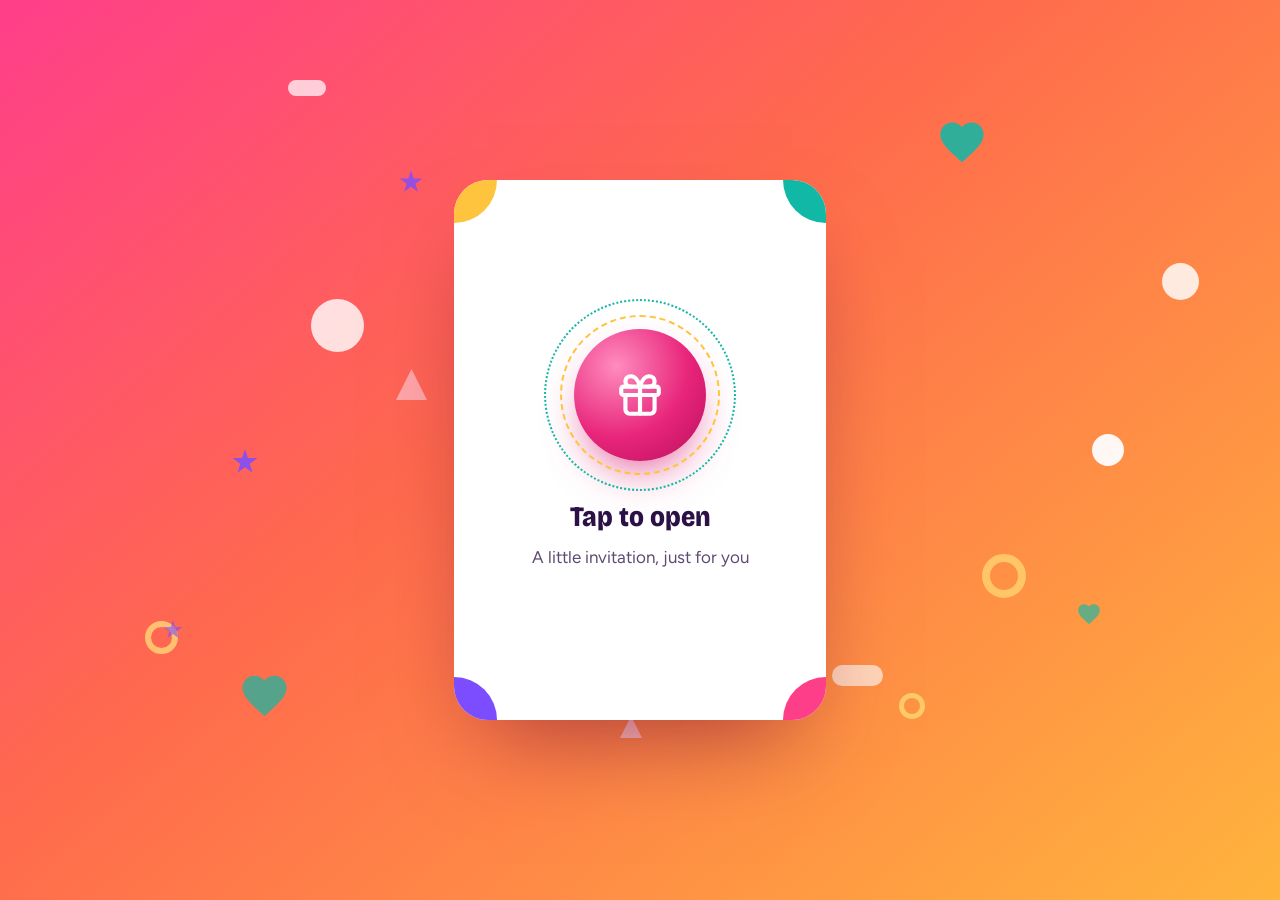
<file: index.html>
<!DOCTYPE html>
<html lang="en">
<head>
<meta charset="utf-8">
<meta name="viewport" content="width=device-width, initial-scale=1, viewport-fit=cover">
<title>An invitation for Afnan Fathima</title>
<meta name="description" content="A birthday invitation for Afnan Fathima.">
<meta name="theme-color" content="#FF4F7A">
<link rel="preconnect" href="https://fonts.googleapis.com">
<link rel="preconnect" href="https://fonts.gstatic.com" crossorigin>
<link rel="stylesheet" href="https://fonts.googleapis.com/css2?family=Bricolage+Grotesque:opsz,wdth,wght@12..96,75..100,400..800&family=Figtree:wght@400;500;600;700&family=Great+Vibes&display=swap">
<link rel="stylesheet" href="assets/style.css">
<link rel="prefetch" href="home.html">
<script>document.documentElement.classList.add('js')</script>
</head>
<body class="pg-invite">
  <div class="floaters" id="floaters" aria-hidden="true"></div>

  <main class="invite">
    <div class="invite-card" id="card">
      <span class="corner c-tl" aria-hidden="true"></span>
      <span class="corner c-tr" aria-hidden="true"></span>
      <span class="corner c-bl" aria-hidden="true"></span>
      <span class="corner c-br" aria-hidden="true"></span>

      <div class="state state-seal">
        <button class="seal" id="seal" type="button" aria-label="Open the invitation">
          <svg class="ic" aria-hidden="true"><use href="#i-gift"/></svg>
        </button>
        <p class="seal-title">Tap to open</p>
        <p class="seal-sub">A little invitation, just for you</p>
      </div>

      <div class="state state-open" id="openState" aria-hidden="true">
        <p class="inv-label">An invitation for</p>
        <h1 class="inv-name" id="invName">Afnan<br>Fathima</h1>
        <p class="script inv-script">The stars have aligned.</p>
        <p class="inv-text">Your timeline awaits.<br>Proceed to the celebration.</p>
        <a class="btn btn-pink" id="enter" href="home.html" tabindex="-1">Enter the celebration
          <svg class="ic" aria-hidden="true"><use href="#i-arrow-right"/></svg>
        </a>
      </div>
    </div>
  </main>

<script src="assets/app.js"></script>
<script>
(function(){
  const card = App.$('#card'), name = App.$('#invName'), openState = App.$('#openState'), enter = App.$('#enter');
  App.floaters(App.$('#floaters'), { count: 16, colors: ['#FFFFFF', '#FFE27A', '#7C4DFF', '#12B8A6', '#FFFFFF', '#FFD6E7'], seed: 5, min: 16, max: 54 });
  App.letters(name, { text: 'Afnan|Fathima' });

  App.$('#seal').addEventListener('click', () => {
    card.classList.add('opened');
    name.classList.add('pop'); name.style.setProperty('--start', '.35s');
    openState.setAttribute('aria-hidden', 'false'); enter.removeAttribute('tabindex');
    const r = card.getBoundingClientRect();
    App.sfx.chime();
    setTimeout(() => App.confetti.burst(r.left + r.width / 2, r.top + r.height * .35, 150), 180);
    setTimeout(() => enter.focus({ preventScroll: true }), 700);
  });

  enter.addEventListener('click', e => {
    if (App.RM) return;
    e.preventDefault();
    card.classList.add('leaving');
    setTimeout(() => { location.href = enter.href; }, 420);
  });

  /* gentle tilt that follows the mouse (desktop only, once per frame) */
  if (window.matchMedia('(hover: hover) and (pointer: fine)').matches && !App.RM){
    let tx = 0, ty = 0, queued = false;
    addEventListener('pointermove', e => {
      tx = (innerWidth / 2 - e.clientX) / innerWidth * 14; ty = (e.clientY - innerHeight / 2) / innerHeight * 14;
      if (!queued){ queued = true; requestAnimationFrame(() => { queued = false; if (!card.classList.contains('leaving')) card.style.transform = 'rotateY(' + tx.toFixed(2) + 'deg) rotateX(' + ty.toFixed(2) + 'deg)'; }); }
    }, { passive: true });
  }
  window.addEventListener('pageshow', e => { if (e.persisted) card.classList.remove('leaving'); });
})();
</script>
</body>
</html>
</file>
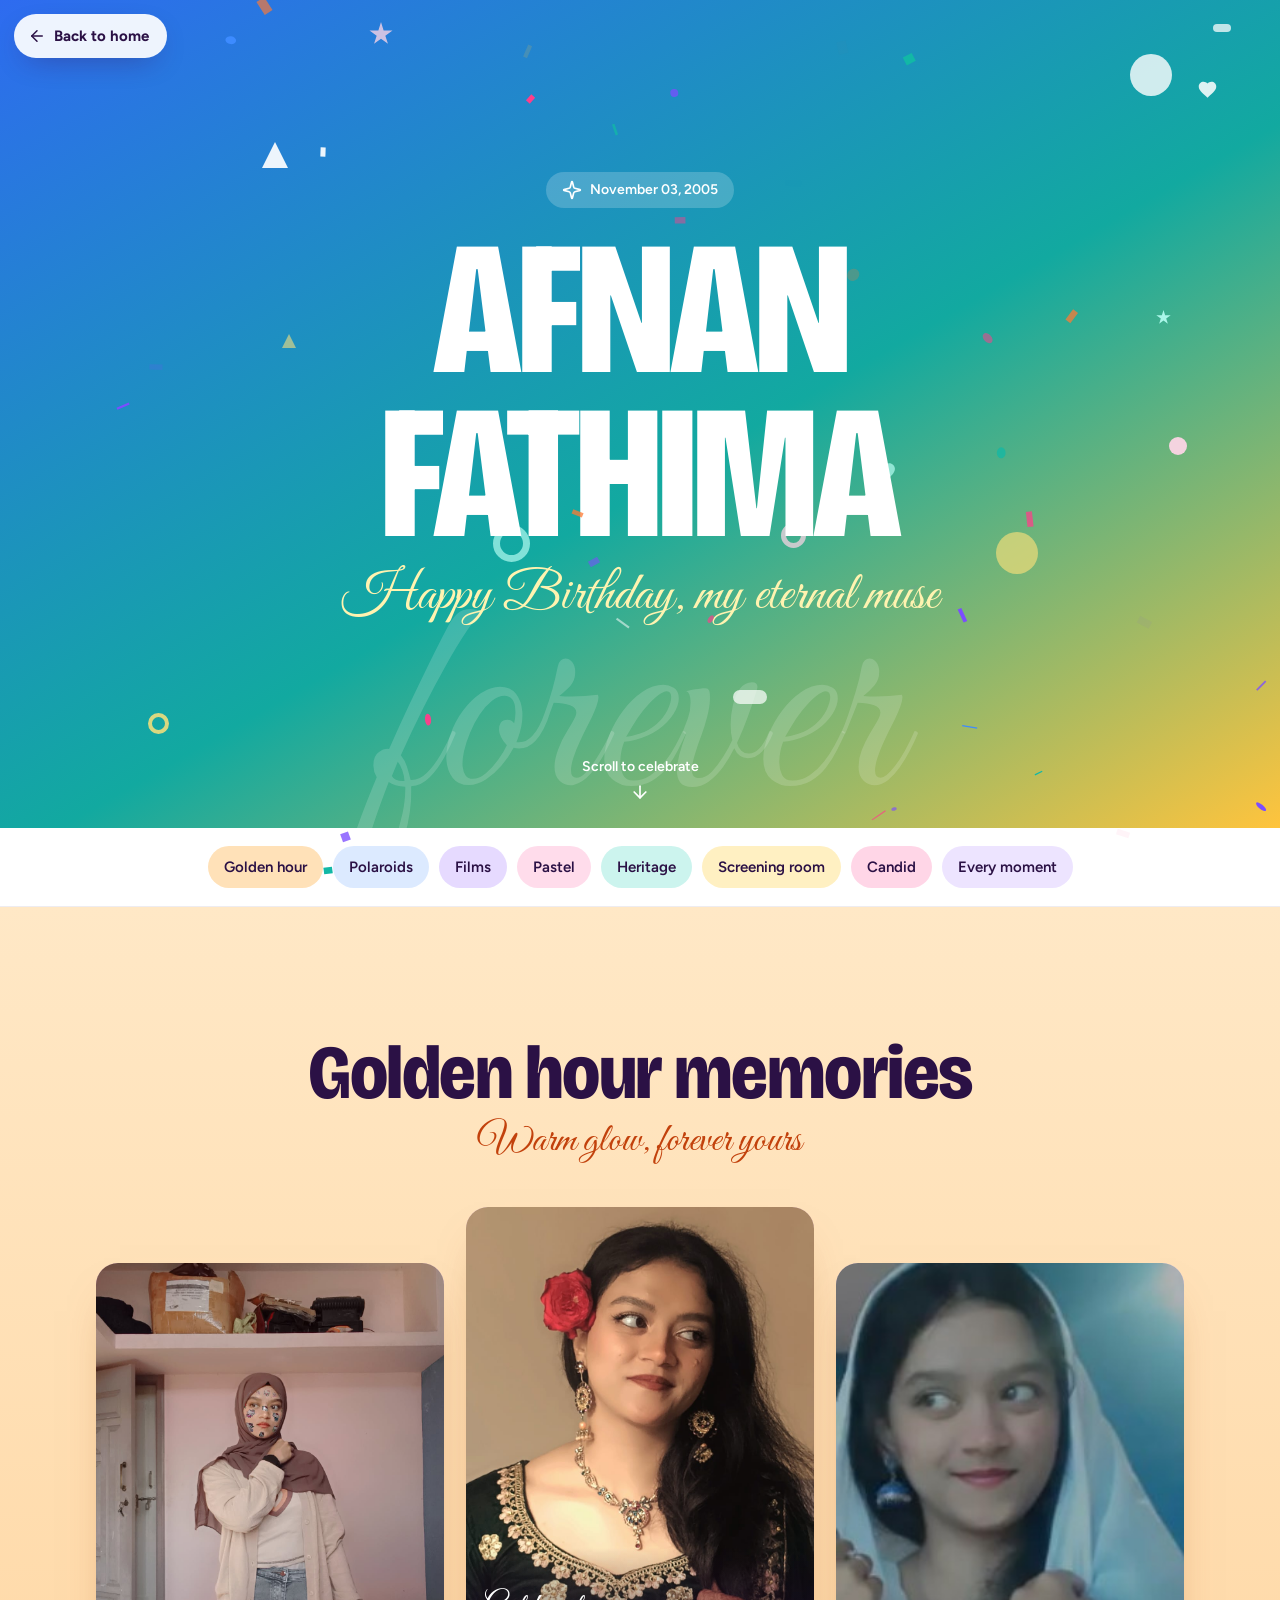
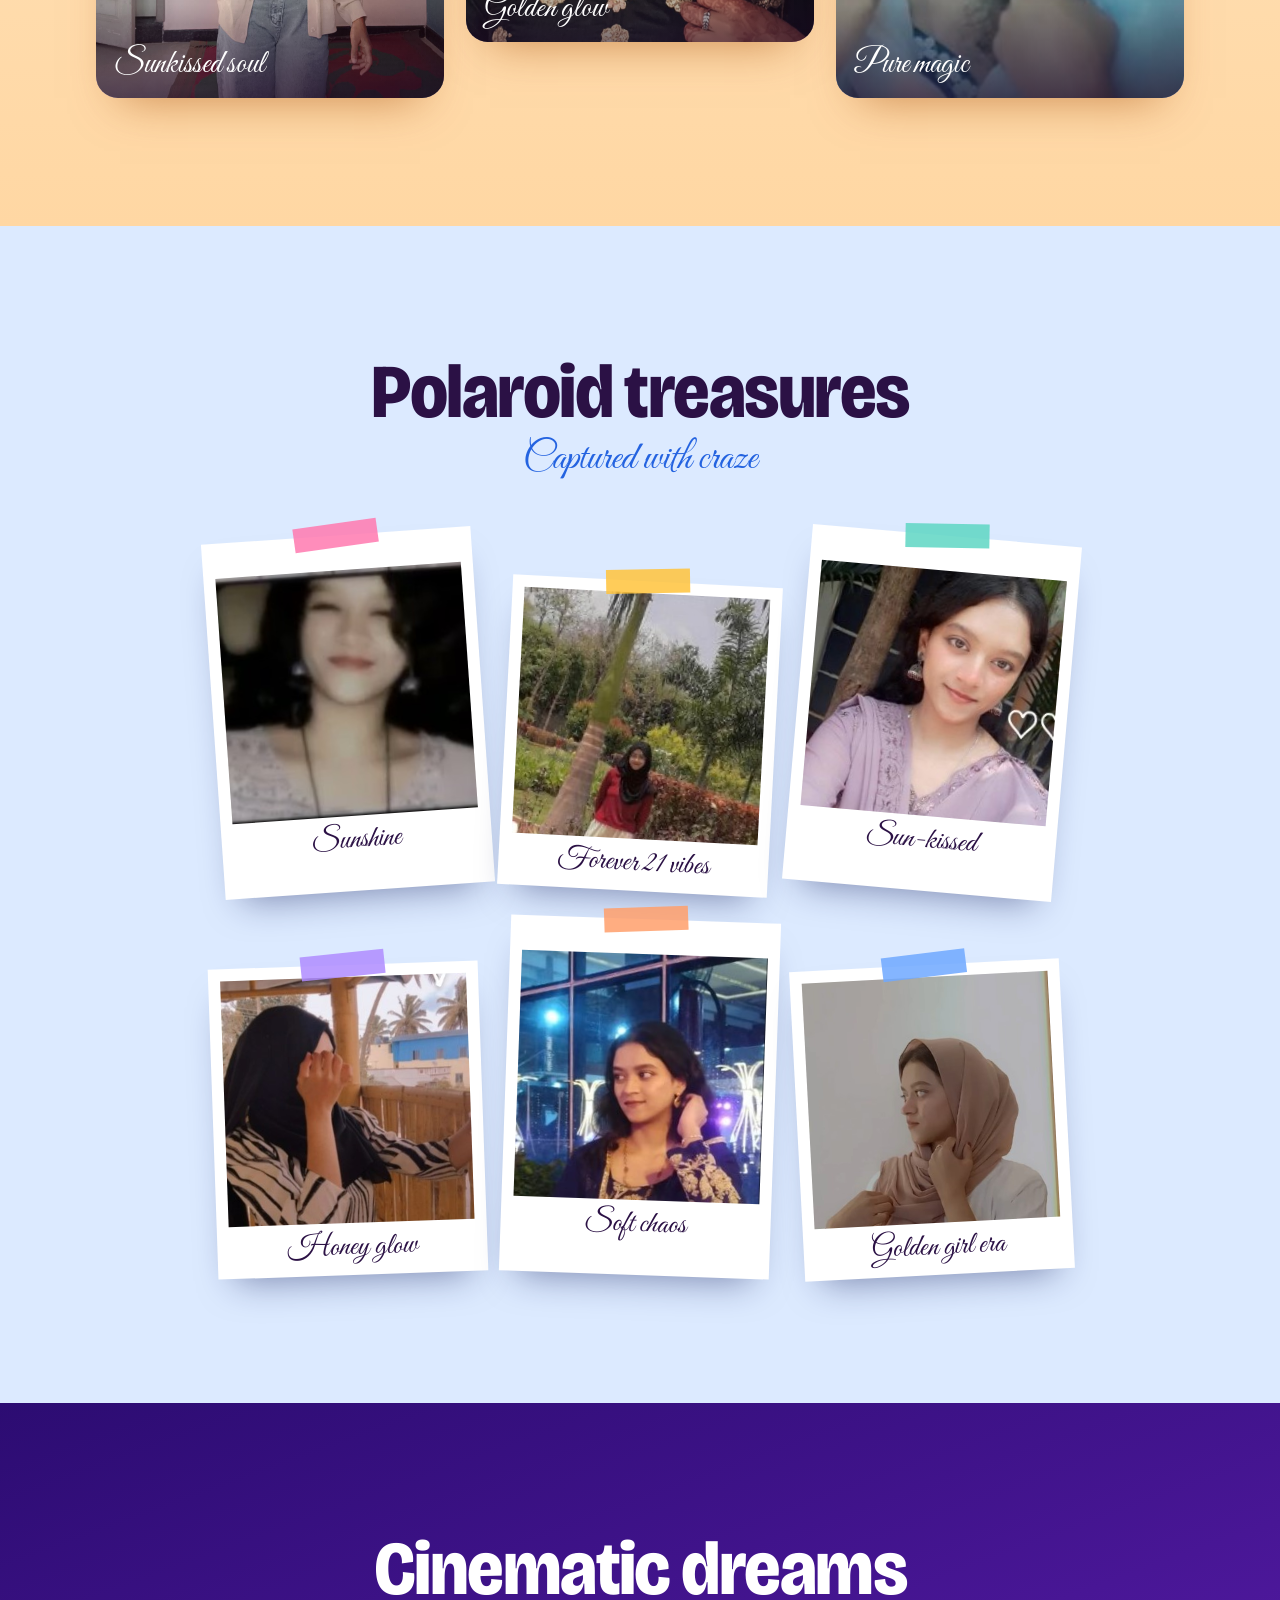
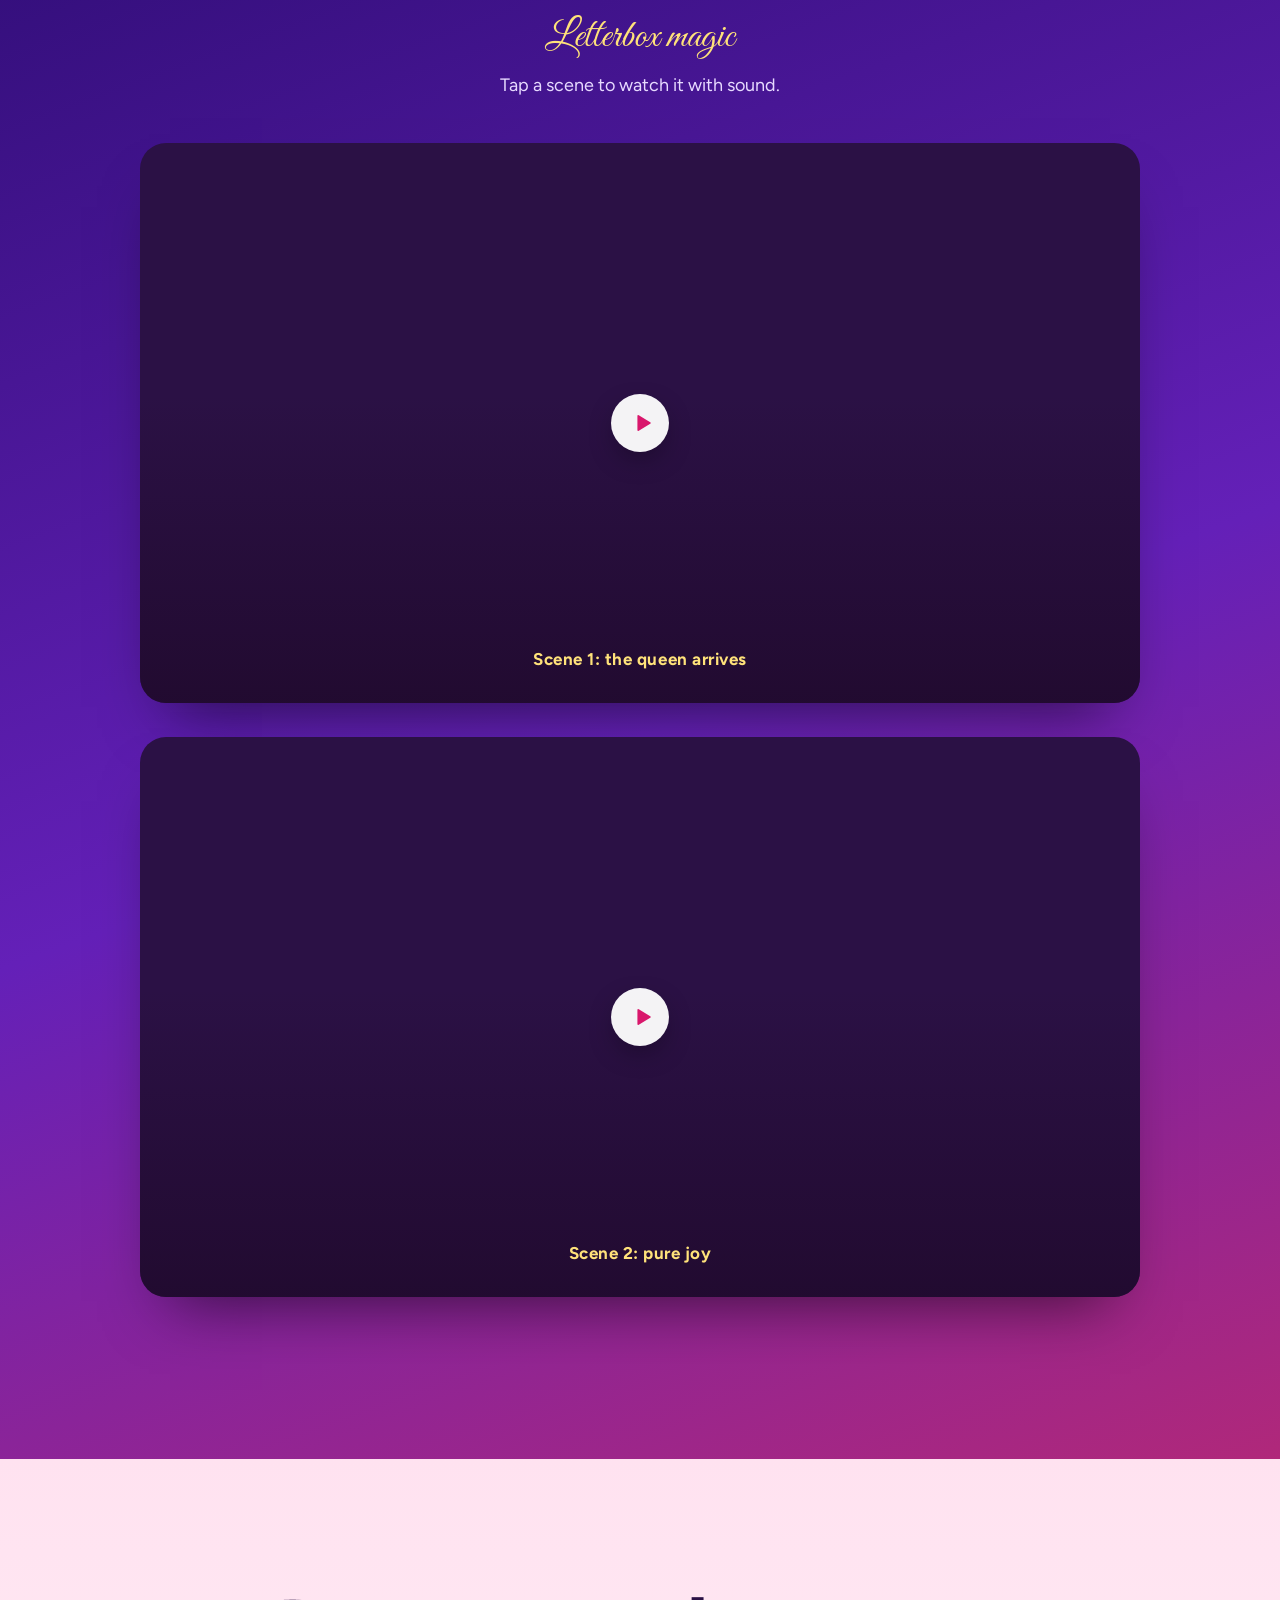
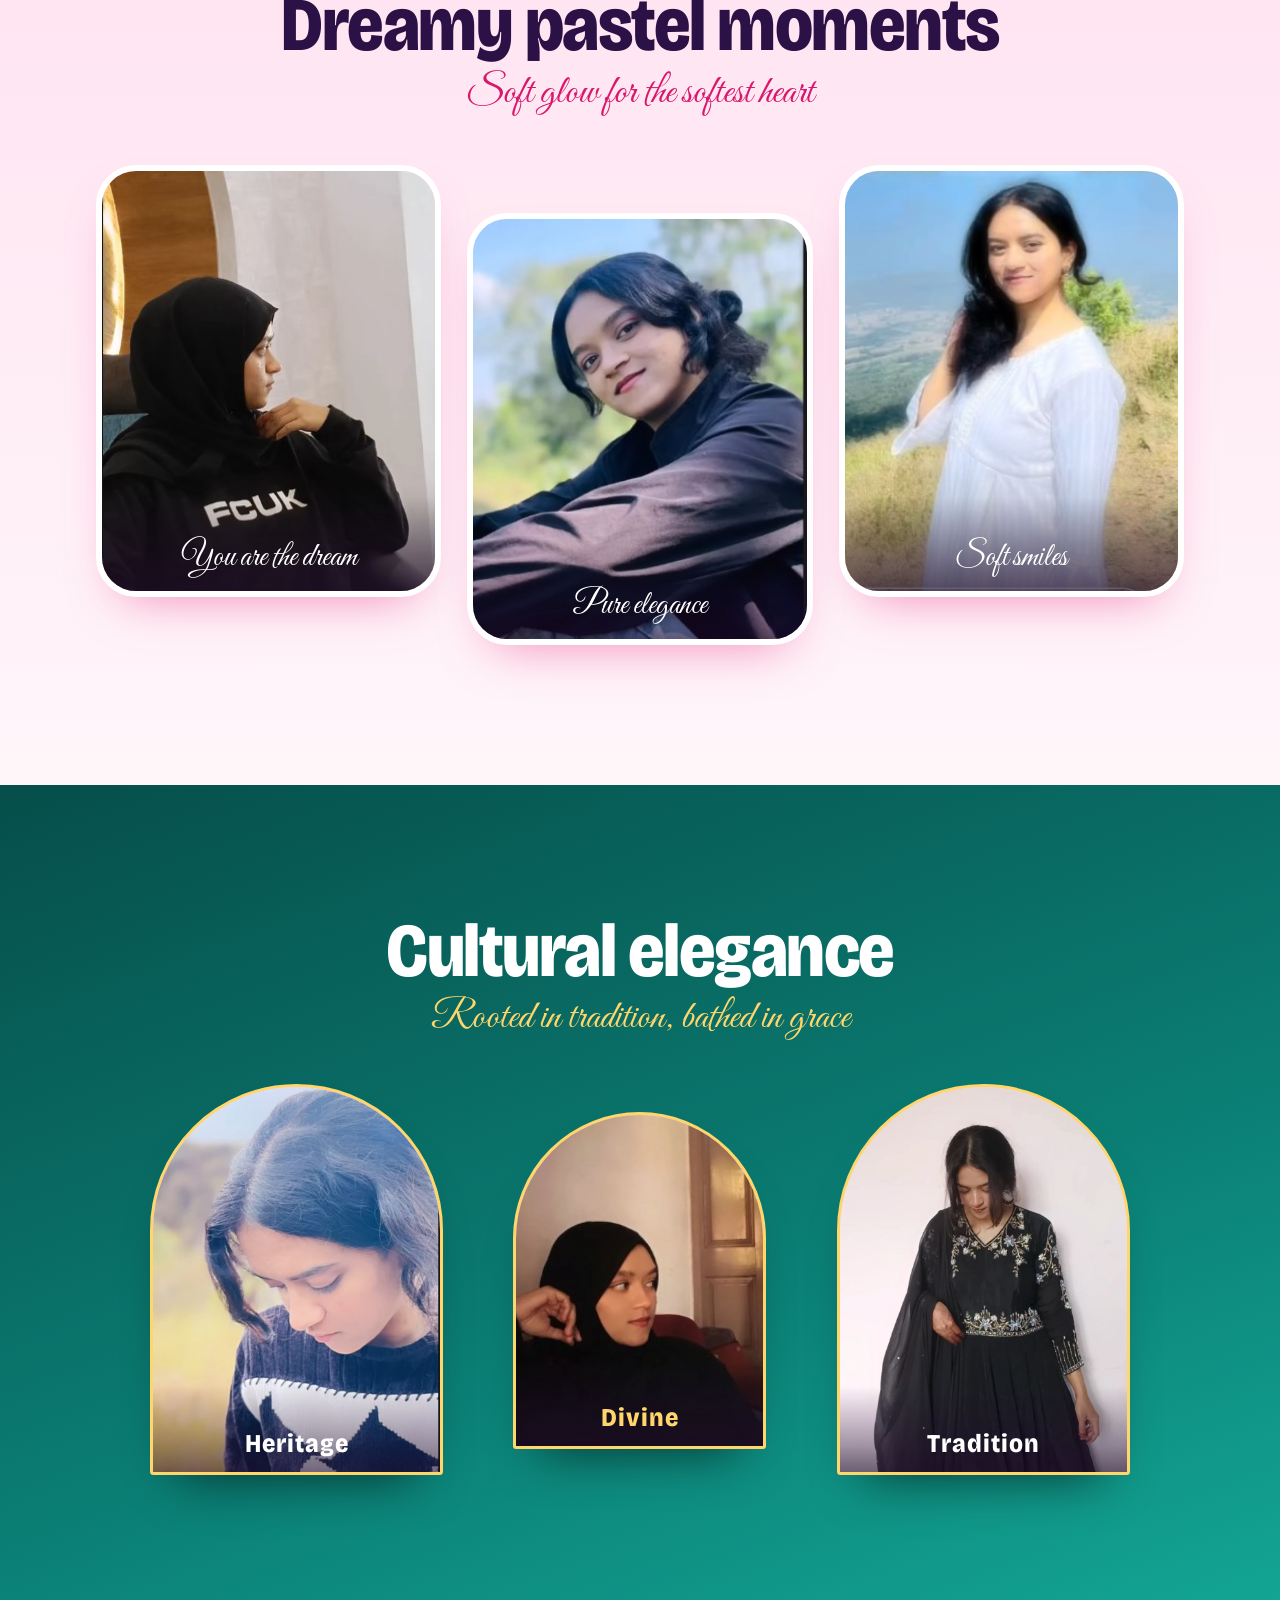
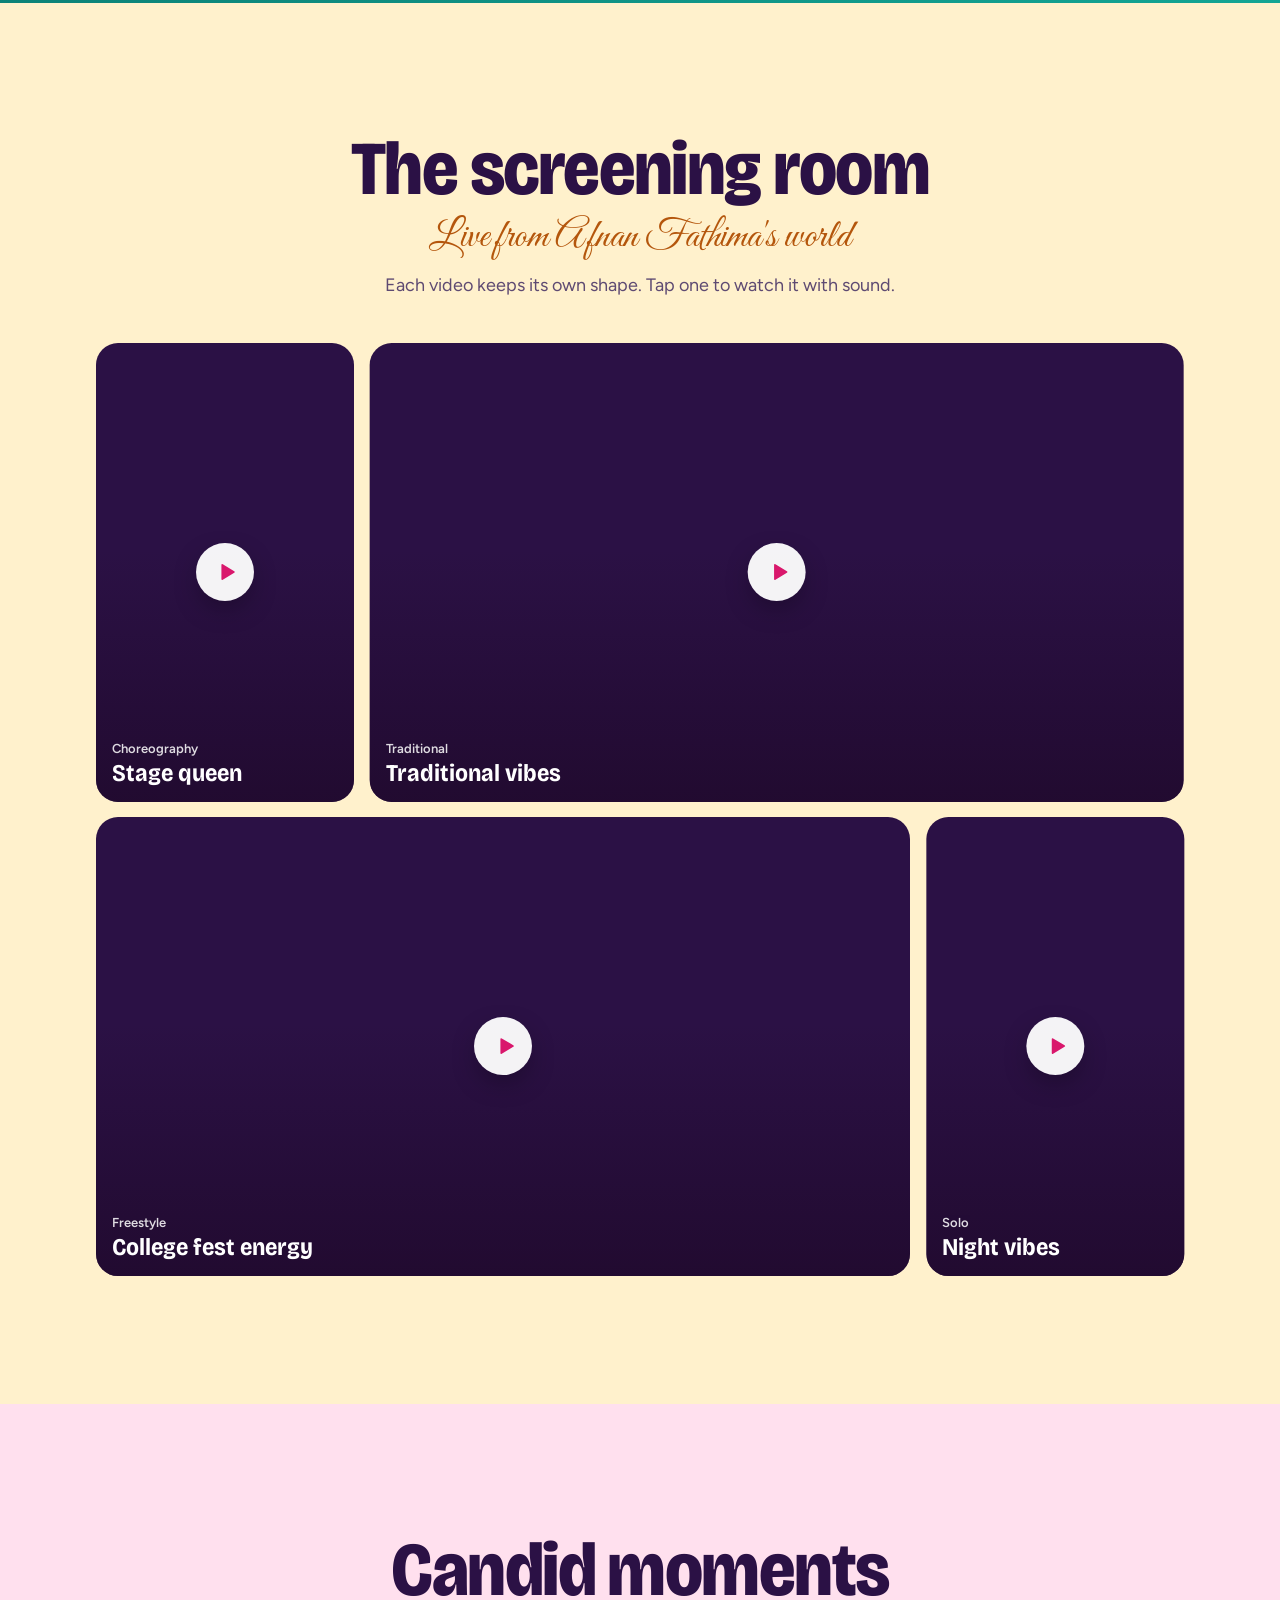
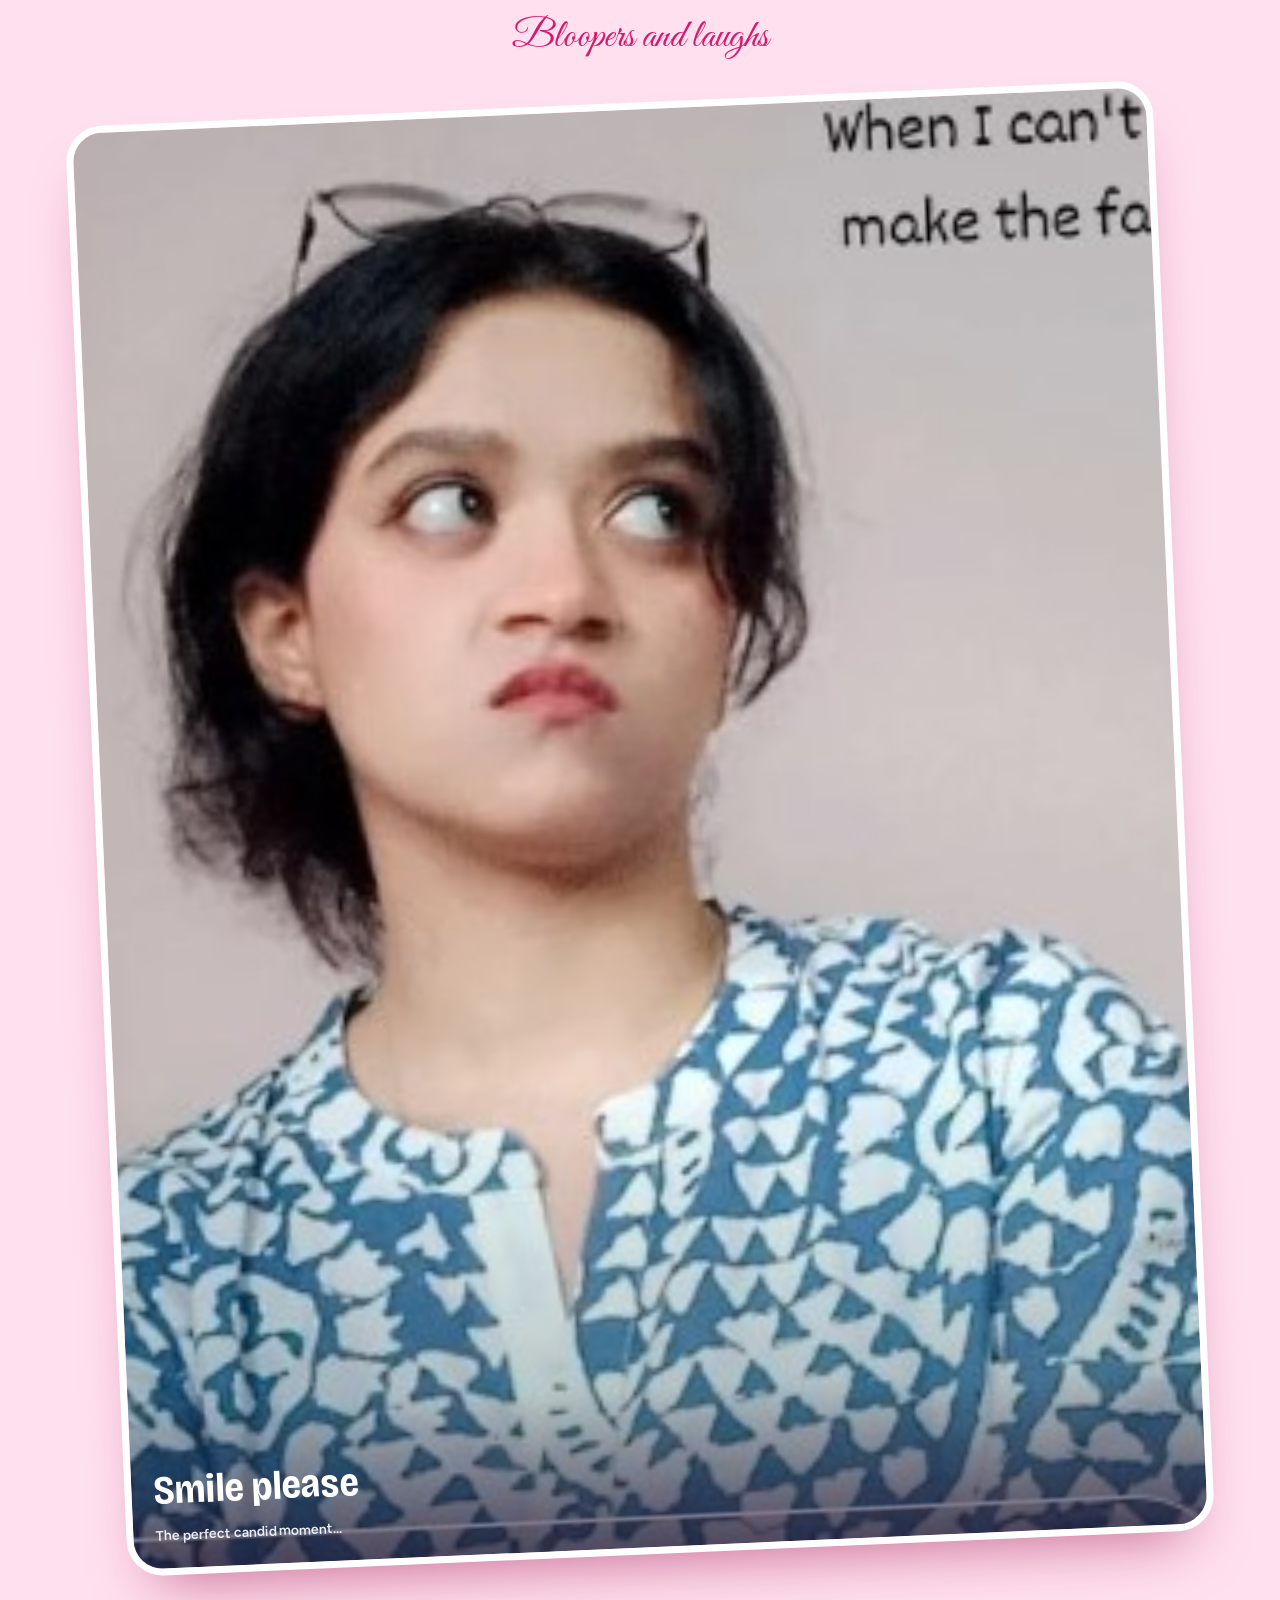
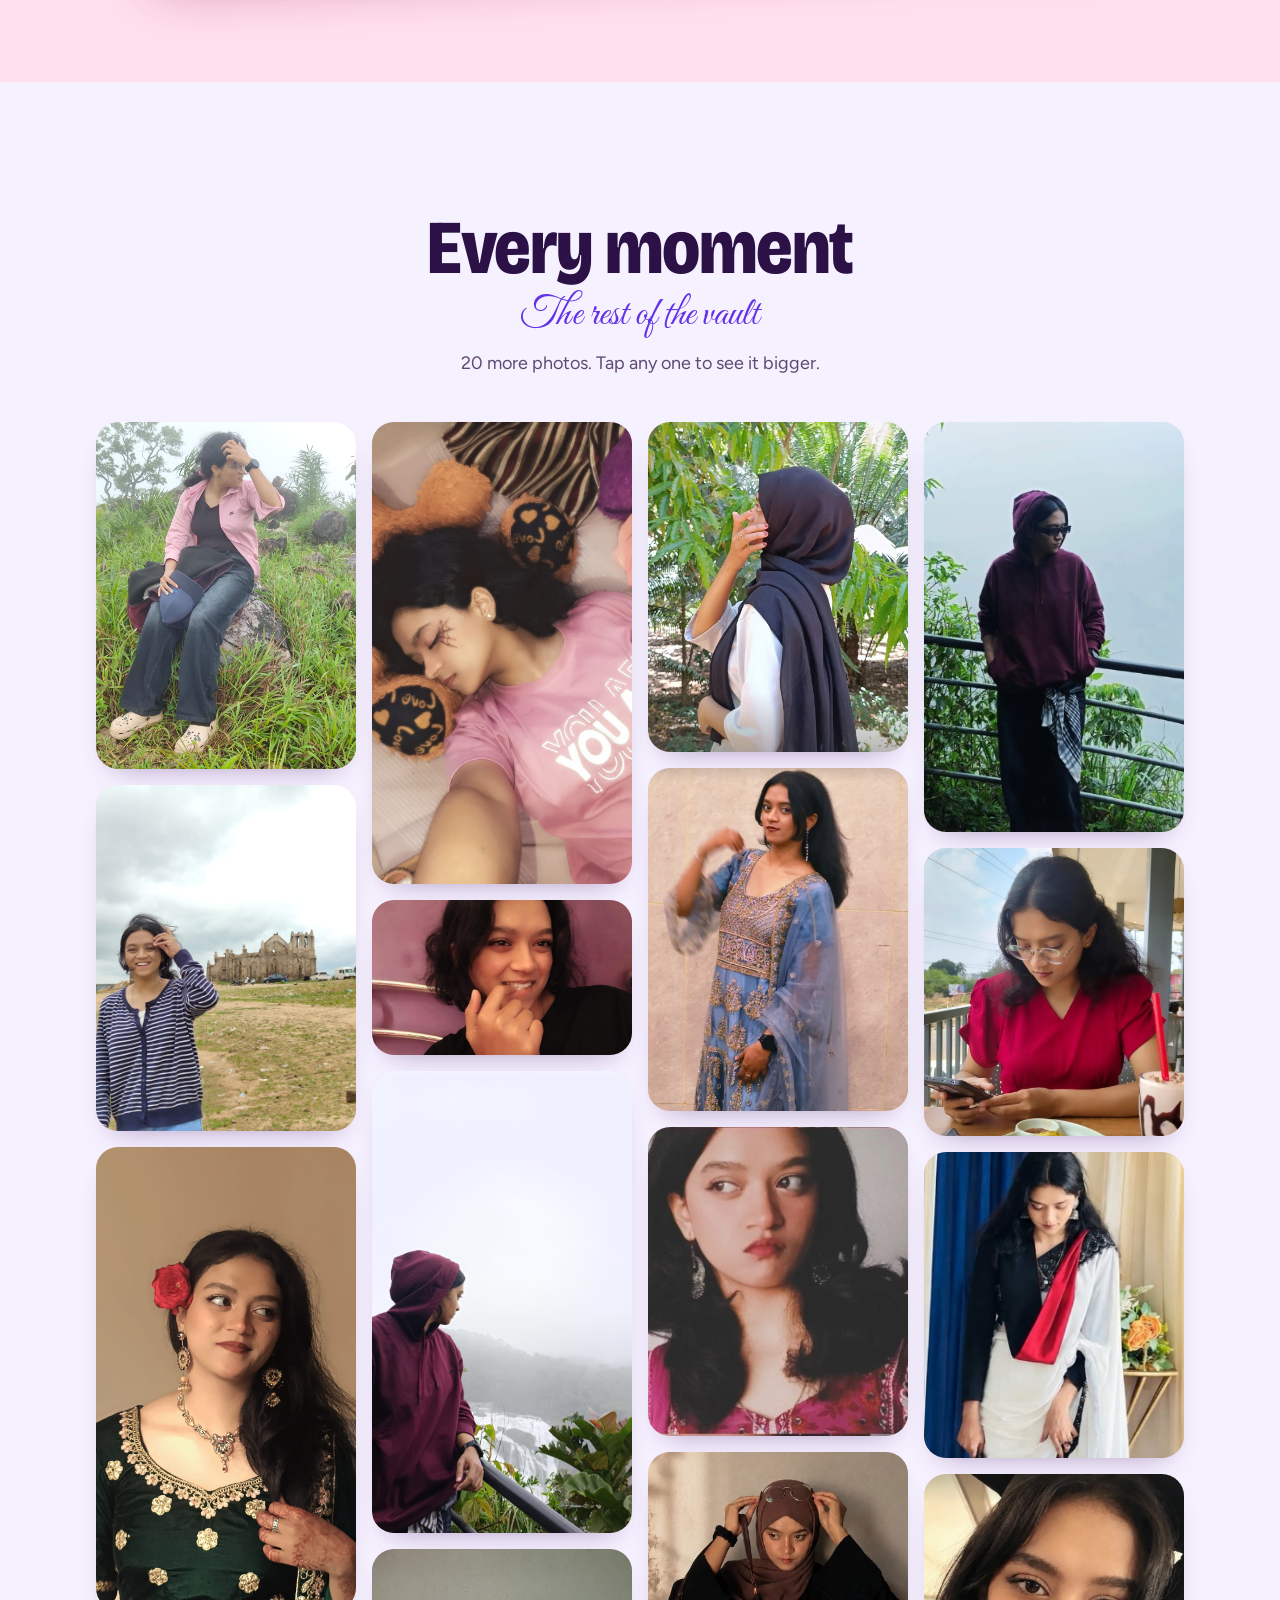
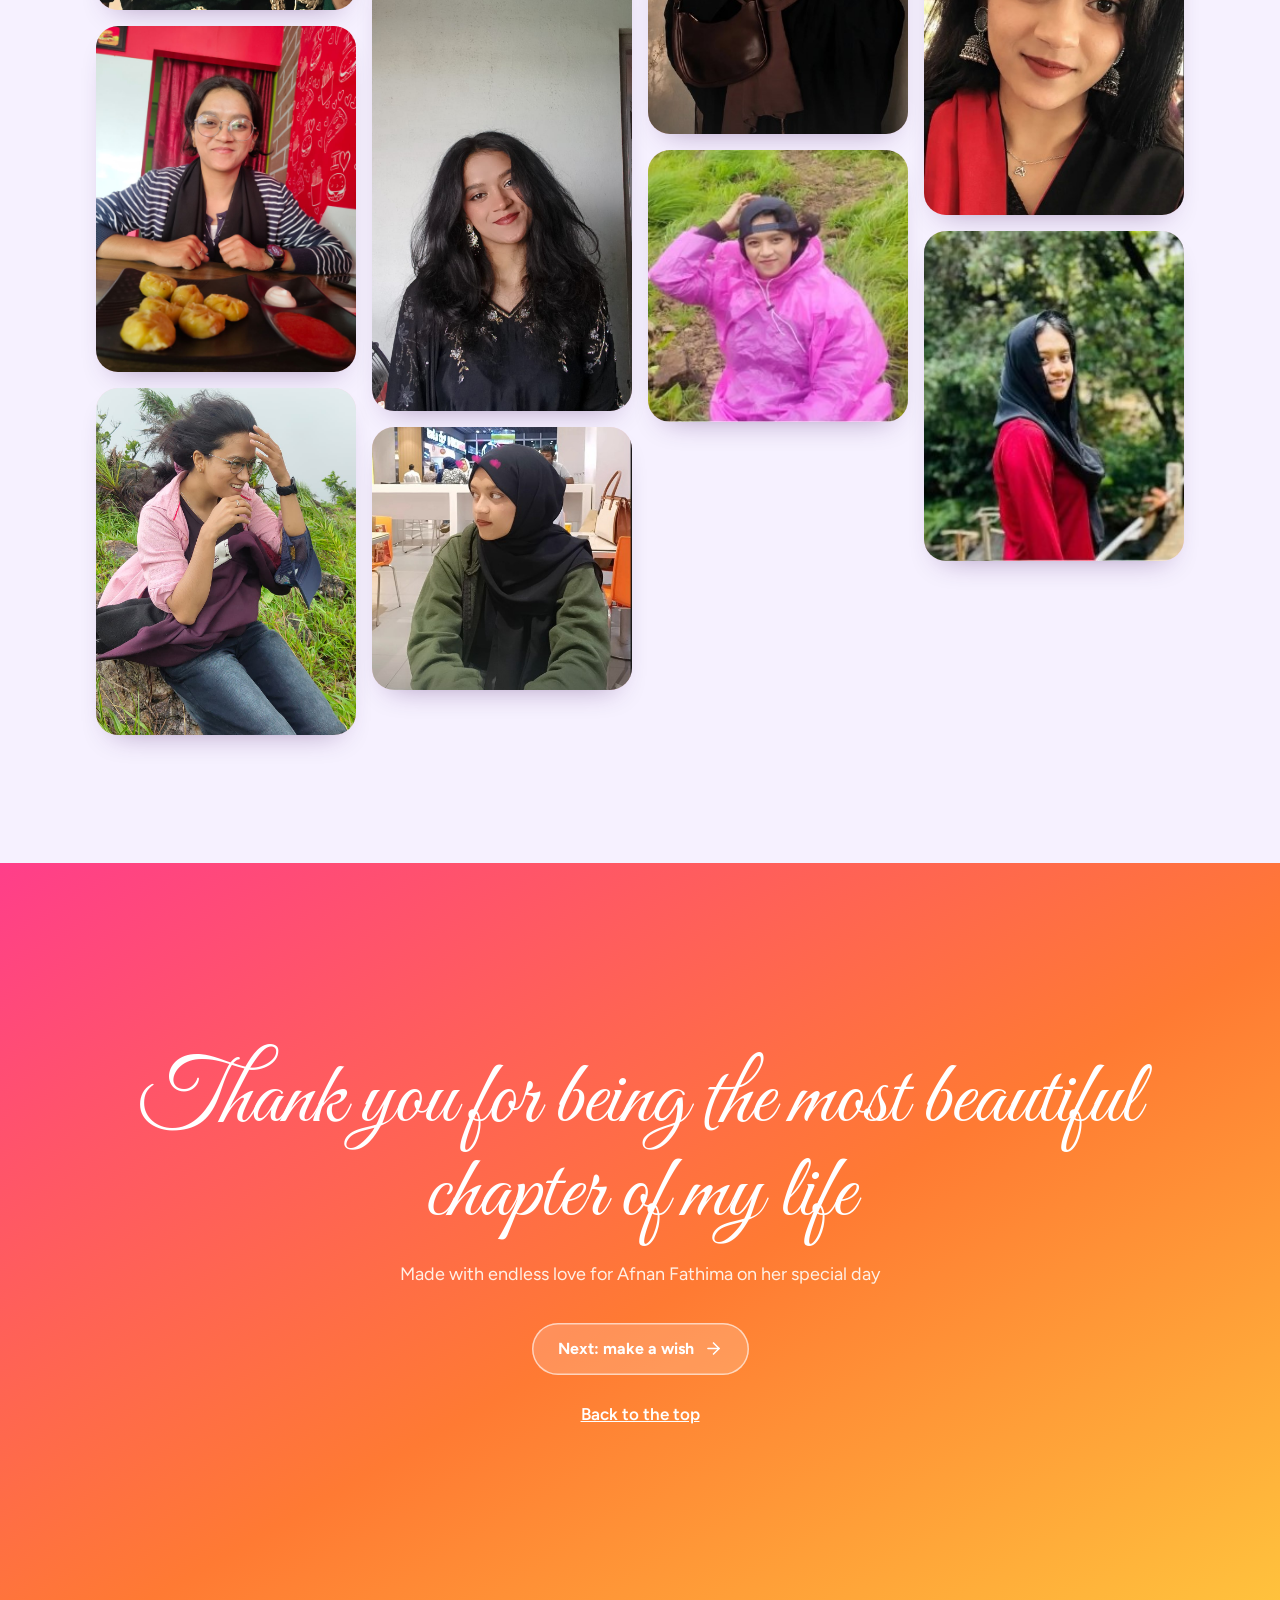
<file: gallery.html>
<!DOCTYPE html>
<html lang="en">
<head>
<meta charset="utf-8">
<meta name="viewport" content="width=device-width, initial-scale=1, viewport-fit=cover">
<title>The art of memories | Afnan Fathima's birthday</title>
<meta name="theme-color" content="#2E7FE0">
<link rel="preconnect" href="https://fonts.googleapis.com">
<link rel="preconnect" href="https://fonts.gstatic.com" crossorigin>
<link rel="stylesheet" href="https://fonts.googleapis.com/css2?family=Bricolage+Grotesque:opsz,wdth,wght@12..96,75..100,400..800&family=Figtree:wght@400;500;600;700&family=Great+Vibes&display=swap">
<link rel="stylesheet" href="assets/style.css">
<script>document.documentElement.classList.add('js')</script>
</head>
<body class="pg-gal">

  <a class="pill pill-back" href="home.html#gallery"><svg class="ic" aria-hidden="true"><use href="#i-arrow-left"/></svg>Back to home</a>

  <header class="g-hero" id="top">
    <div class="floaters" id="heroFloat" aria-hidden="true"></div>
    <div>
      <span class="chip"><svg class="ic" aria-hidden="true"><use href="#i-sparkles"/></svg>November 03, 2005</span>
      <h1>AFNAN<br>FATHIMA</h1>
      <p class="script">Happy Birthday, my eternal muse</p>
    </div>
    <span class="forever" aria-hidden="true">forever</span>
    <a class="scroll-cue" href="#golden">Scroll to celebrate<svg class="ic" aria-hidden="true"><use href="#i-arrow-down"/></svg></a>
  </header>

  <nav class="jump" aria-label="Gallery sections">
    <a href="#golden" style="--c:#FFE1B8">Golden hour</a>
    <a href="#polaroids" style="--c:#DCEAFF">Polaroids</a>
    <a href="#films" style="--c:#E6DAFF">Films</a>
    <a href="#pastel" style="--c:#FFDCEB">Pastel</a>
    <a href="#heritage" style="--c:#CCF4EE">Heritage</a>
    <a href="#screening" style="--c:#FFF0C2">Screening room</a>
    <a href="#candid" style="--c:#FFD6E7">Candid</a>
    <a href="#everything" style="--c:#EDE4FF">Every moment</a>
  </nav>

  <section class="section golden" id="golden">
    <div class="wrap">
      <div class="sec-head reveal"><h2>Golden hour memories</h2><p class="script">Warm glow, forever yours</p></div>
      <div class="gold-grid">
        <button class="photo reveal" type="button" data-lightbox="gal" data-caption="Sunkissed soul"><img src="media/p/p5.jpeg" width="750" height="1000" alt="Sunkissed soul" loading="lazy" decoding="async"><span class="cap">Sunkissed soul</span></button>
        <button class="photo reveal" type="button" data-lightbox="gal" data-caption="Golden glow" style="--d:.08s"><img src="media/13.jpeg" width="959" height="1000" alt="Golden glow" loading="lazy" decoding="async"><span class="cap">Golden glow</span></button>
        <button class="photo reveal" type="button" data-lightbox="gal" data-caption="Pure magic" style="--d:.16s"><img src="media/p/p1.jpeg" width="800" height="1000" alt="Pure magic" loading="lazy" decoding="async"><span class="cap">Pure magic</span></button>
      </div>
    </div>
  </section>

  <section class="section polaroids" id="polaroids">
    <div class="wrap">
      <div class="sec-head reveal"><h2>Polaroid treasures</h2><p class="script">Captured with craze</p></div>
      <div class="pol-wrap reveal">
        <button class="pol" type="button" style="--r:-4deg;--tape:#FF7AB0;--d:0.00s" data-lightbox="gal" data-caption="Sunshine"><img src="media/w3.jpeg" width="1000" height="910" alt="Sunshine" loading="lazy" decoding="async"><span>Sunshine</span></button>
        <button class="pol" type="button" style="--r:3deg;--tape:#FFC43D;--d:0.05s" data-lightbox="gal" data-caption="Forever 21 vibes"><img src="media/w2.jpeg" width="526" height="1000" alt="Forever 21 vibes" loading="lazy" decoding="async"><span>Forever 21 vibes</span></button>
        <button class="pol" type="button" style="--r:5deg;--tape:#5FD6C4;--d:0.10s" data-lightbox="gal" data-caption="Sun-kissed"><img src="media/w5.jpeg" width="722" height="1000" alt="Sun-kissed" loading="lazy" decoding="async"><span>Sun-kissed</span></button>
        <button class="pol" type="button" style="--r:-2deg;--tape:#B08CFF;--d:0.15s" data-lightbox="gal" data-caption="Honey glow"><img src="media/w6.jpeg" width="634" height="1000" alt="Honey glow" loading="lazy" decoding="async"><span>Honey glow</span></button>
        <button class="pol" type="button" style="--r:2deg;--tape:#FF9F6B;--d:0.20s" data-lightbox="gal" data-caption="Soft chaos"><img src="media/w4.jpeg" width="731" height="1000" alt="Soft chaos" loading="lazy" decoding="async"><span>Soft chaos</span></button>
        <button class="pol" type="button" style="--r:-3deg;--tape:#6FA8FF;--d:0.25s" data-lightbox="gal" data-caption="Golden girl era"><img src="media/17.jpg" width="563" height="1000" alt="Golden girl era" loading="lazy" decoding="async"><span>Golden girl era</span></button>
      </div>
    </div>
  </section>

  <section class="section films" id="films">
    <div class="wrap">
      <div class="sec-head reveal"><h2 style="color:#fff">Cinematic dreams</h2><p class="script">Letterbox magic</p><p class="sub">Tap a scene to watch it with sound.</p></div>
      <button class="vtile film flip" type="button" data-ratio="1.774" data-group="films" data-video="media/videos/f1.mp4" data-title="Scene 1: the queen arrives">
        <video data-src="media/videos/f1.mp4" data-auto muted loop playsinline></video><span class="shade"></span>
        <span class="bar t" aria-hidden="true"></span><span class="bar b" aria-hidden="true"></span>
        <span class="play" aria-hidden="true"><svg class="ic"><use href="#i-play"/></svg></span>
        <span class="scene">Scene 1: the queen arrives</span>
      </button>
      <button class="vtile film flip" type="button" data-ratio="1.774" data-group="films" data-video="media/videos/f2.mp4" data-title="Scene 2: pure joy">
        <video data-src="media/videos/f2.mp4" data-auto muted loop playsinline></video><span class="shade"></span>
        <span class="bar t" aria-hidden="true"></span><span class="bar b" aria-hidden="true"></span>
        <span class="play" aria-hidden="true"><svg class="ic"><use href="#i-play"/></svg></span>
        <span class="scene">Scene 2: pure joy</span>
      </button>
    </div>
  </section>

  <section class="section pastel" id="pastel">
    <div class="wrap">
      <div class="sec-head reveal"><h2>Dreamy pastel moments</h2><p class="script">Soft glow for the softest heart</p></div>
      <div class="pastel-row reveal">
        <button class="photo " type="button" data-lightbox="gal" data-caption="You are the dream"><img src="media/p/p11.jpeg" width="666" height="1000" alt="You are the dream" loading="lazy" decoding="async"><span class="cap">You are the dream</span></button>
        <button class="photo " type="button" data-lightbox="gal" data-caption="Pure elegance"><img src="media/3.jpeg" width="628" height="1000" alt="Pure elegance" loading="lazy" decoding="async"><span class="cap">Pure elegance</span></button>
        <button class="photo " type="button" data-lightbox="gal" data-caption="Soft smiles"><img src="media/p/p12.jpeg" width="800" height="1000" alt="Soft smiles" loading="lazy" decoding="async"><span class="cap">Soft smiles</span></button>
      </div>
    </div>
  </section>

  <section class="section heritage" id="heritage">
    <div class="wrap">
      <div class="sec-head reveal"><h2 style="color:#fff">Cultural elegance</h2><p class="script">Rooted in tradition, bathed in grace</p></div>
      <div class="arches reveal">
        <button class="photo arch" type="button" data-lightbox="gal" data-caption="Heritage"><img src="media/w9.jpeg" width="714" height="1000" alt="Heritage" loading="lazy" decoding="async"><span class="cap">Heritage</span></button>
        <button class="photo arch mid" type="button" data-lightbox="gal" data-caption="Divine" style="--d:.08s"><img src="media/w7.jpeg" width="678" height="1000" alt="Divine" loading="lazy" decoding="async"><span class="cap">Divine</span></button>
        <button class="photo arch" type="button" data-lightbox="gal" data-caption="Tradition" style="--d:.16s"><img src="media/w8.jpeg" width="893" height="1000" alt="Tradition" loading="lazy" decoding="async"><span class="cap">Tradition</span></button>
      </div>
    </div>
  </section>

  <section class="section screening" id="screening">
    <div class="wrap">
      <div class="sec-head reveal"><h2>The screening room</h2><p class="script">Live from Afnan Fathima's world</p><p class="sub">Each video keeps its own shape. Tap one to watch it with sound.</p></div>
      <div id="screenGrid">
        <button class="vtile flip" type="button" data-ratio="0.5625" data-group="screen" data-video="media/videos/v7.mp4" data-title="Stage queen">
          <video data-src="media/videos/v7.mp4" data-auto muted loop playsinline></video><span class="shade"></span>
          <span class="play" aria-hidden="true"><svg class="ic"><use href="#i-play"/></svg></span>
          <span class="meta"><small>Choreography</small><strong>Stage queen</strong></span>
        </button>
        <button class="vtile flip" type="button" data-ratio="1.7778" data-group="screen" data-video="media/videos/v3.mp4" data-title="Traditional vibes">
          <video data-src="media/videos/v3.mp4" data-auto muted loop playsinline></video><span class="shade"></span>
          <span class="play" aria-hidden="true"><svg class="ic"><use href="#i-play"/></svg></span>
          <span class="meta"><small>Traditional</small><strong>Traditional vibes</strong></span>
        </button>
        <button class="vtile flip" type="button" data-ratio="1.7778" data-group="screen" data-video="media/videos/v1.mp4" data-title="College fest energy">
          <video data-src="media/videos/v1.mp4" data-auto muted loop playsinline></video><span class="shade"></span>
          <span class="play" aria-hidden="true"><svg class="ic"><use href="#i-play"/></svg></span>
          <span class="meta"><small>Freestyle</small><strong>College fest energy</strong></span>
        </button>
        <button class="vtile flip" type="button" data-ratio="0.5625" data-group="screen" data-video="media/videos/v9.mp4" data-title="Night vibes">
          <video data-src="media/videos/v9.mp4" data-auto muted loop playsinline></video><span class="shade"></span>
          <span class="play" aria-hidden="true"><svg class="ic"><use href="#i-play"/></svg></span>
          <span class="meta"><small>Solo</small><strong>Night vibes</strong></span>
        </button>
      </div>
    </div>
  </section>

  <section class="section candid" id="candid">
    <div class="wrap">
      <div class="sec-head reveal"><h2>Candid moments</h2><p class="script">Bloopers and laughs</p></div>
      <button class="photo candid-card" type="button" data-lightbox="gal" data-caption="Smile please"><img src="media/2.jpeg" width="752" height="1000" alt="Smile please" loading="lazy" decoding="async"><span class="cap"><strong>Smile please</strong><small>The perfect candid moment...</small></span></button>
    </div>
  </section>

  <section class="section everything" id="everything">
    <div class="wrap">
      <div class="sec-head reveal"><h2>Every moment</h2><p class="script">The rest of the vault</p><p class="sub">20 more photos. Tap any one to see it bigger.</p></div>
      <div class="wall">
        <button class="photo " type="button" data-lightbox="gal"><img src="media/7.jpeg" width="562" height="1000" alt="A birthday memory" loading="lazy" decoding="async"></button>
        <button class="photo " type="button" data-lightbox="gal"><img src="media/8.jpeg" width="562" height="1000" alt="A birthday memory" loading="lazy" decoding="async"></button>
        <button class="photo " type="button" data-lightbox="gal"><img src="media/9.jpeg" width="628" height="1000" alt="A birthday memory" loading="lazy" decoding="async"></button>
        <button class="photo " type="button" data-lightbox="gal"><img src="media/10.jpeg" width="752" height="1000" alt="A birthday memory" loading="lazy" decoding="async"></button>
        <button class="photo " type="button" data-lightbox="gal"><img src="media/11.jpeg" width="666" height="1000" alt="A birthday memory" loading="lazy" decoding="async"></button>
        <button class="photo " type="button" data-lightbox="gal"><img src="media/12.jpeg" width="666" height="1000" alt="A birthday memory" loading="lazy" decoding="async"></button>
        <button class="photo " type="button" data-lightbox="gal"><img src="media/14.jpeg" width="666" height="1000" alt="A birthday memory" loading="lazy" decoding="async"></button>
        <button class="photo " type="button" data-lightbox="gal"><img src="media/15.jpeg" width="752" height="1000" alt="A birthday memory" loading="lazy" decoding="async"></button>
        <button class="photo " type="button" data-lightbox="gal"><img src="media/16.jpeg" width="562" height="1000" alt="A birthday memory" loading="lazy" decoding="async"></button>
        <button class="photo " type="button" data-lightbox="gal"><img src="media/24.jpg" width="1000" height="562" alt="A birthday memory" loading="lazy" decoding="async"></button>
        <button class="photo " type="button" data-lightbox="gal"><img src="media/w1.jpeg" width="653" height="1000" alt="A birthday memory" loading="lazy" decoding="async"></button>
        <button class="photo " type="button" data-lightbox="gal"><img src="media/p/p2.jpeg" width="1000" height="1000" alt="A birthday memory" loading="lazy" decoding="async"></button>
        <button class="photo " type="button" data-lightbox="gal"><img src="media/p/p3.jpeg" width="800" height="1000" alt="A birthday memory" loading="lazy" decoding="async"></button>
        <button class="photo " type="button" data-lightbox="gal"><img src="media/p/p4.jpeg" width="1000" height="1000" alt="A birthday memory" loading="lazy" decoding="async"></button>
        <button class="photo " type="button" data-lightbox="gal"><img src="media/p/p6.jpeg" width="800" height="1000" alt="A birthday memory" loading="lazy" decoding="async"></button>
        <button class="photo " type="button" data-lightbox="gal"><img src="media/p/p7.jpeg" width="1000" height="1000" alt="A birthday memory" loading="lazy" decoding="async"></button>
        <button class="photo " type="button" data-lightbox="gal"><img src="media/p/p8.jpeg" width="1000" height="1000" alt="A birthday memory" loading="lazy" decoding="async"></button>
        <button class="photo " type="button" data-lightbox="gal"><img src="media/p/p10.jpeg" width="1000" height="1000" alt="A birthday memory" loading="lazy" decoding="async"></button>
        <button class="photo " type="button" data-lightbox="gal"><img src="media/p/p13.jpeg" width="800" height="1000" alt="A birthday memory" loading="lazy" decoding="async"></button>
        <button class="photo " type="button" data-lightbox="gal"><img src="media/p/p14.jpeg" width="1000" height="1000" alt="A birthday memory" loading="lazy" decoding="async"></button>
      </div>
    </div>
  </section>

  <section class="section thanks" id="thanks">
    <div class="wrap">
      <p class="script reveal">Thank you for being the most beautiful chapter of my life</p>
      <p class="by reveal" style="--d:.1s">Made with endless love for Afnan Fathima on her special day</p>
      <div class="btn-row reveal" style="--d:.2s">
        <a class="btn btn-ghost" href="cake.html">Next: make a wish<svg class="ic" aria-hidden="true"><use href="#i-arrow-right"/></svg></a>
      </div>
      <p style="margin-top:26px"><a href="#top" style="color:#fff;font-weight:600">Back to the top</a></p>
    </div>
  </section>

<script src="assets/app.js"></script>
<script>
(function(){
  App.floaters(App.$('#heroFloat'), { count: 14, seed: 17, colors: ['#FFFFFF', '#FFE27A', '#FFD6E7', '#B9FFF4', '#FFFFFF'] });
  App.$$('.film').forEach(f => App.onView(f, () => f.classList.add('in'), null, { threshold: .45 }));
  const grid = App.$('#screenGrid');
  App.justify(grid, App.$$('.vtile', grid).map(el => ({ el, ratio: parseFloat(el.dataset.ratio) })), { mobile: 230, tablet: 280, desktop: 420 });
  window.addEventListener('load', () => setTimeout(() => App.confetti.burst(innerWidth / 2, innerHeight * .3, 120), 700));
})();
</script>
</body>
</html>
</file>
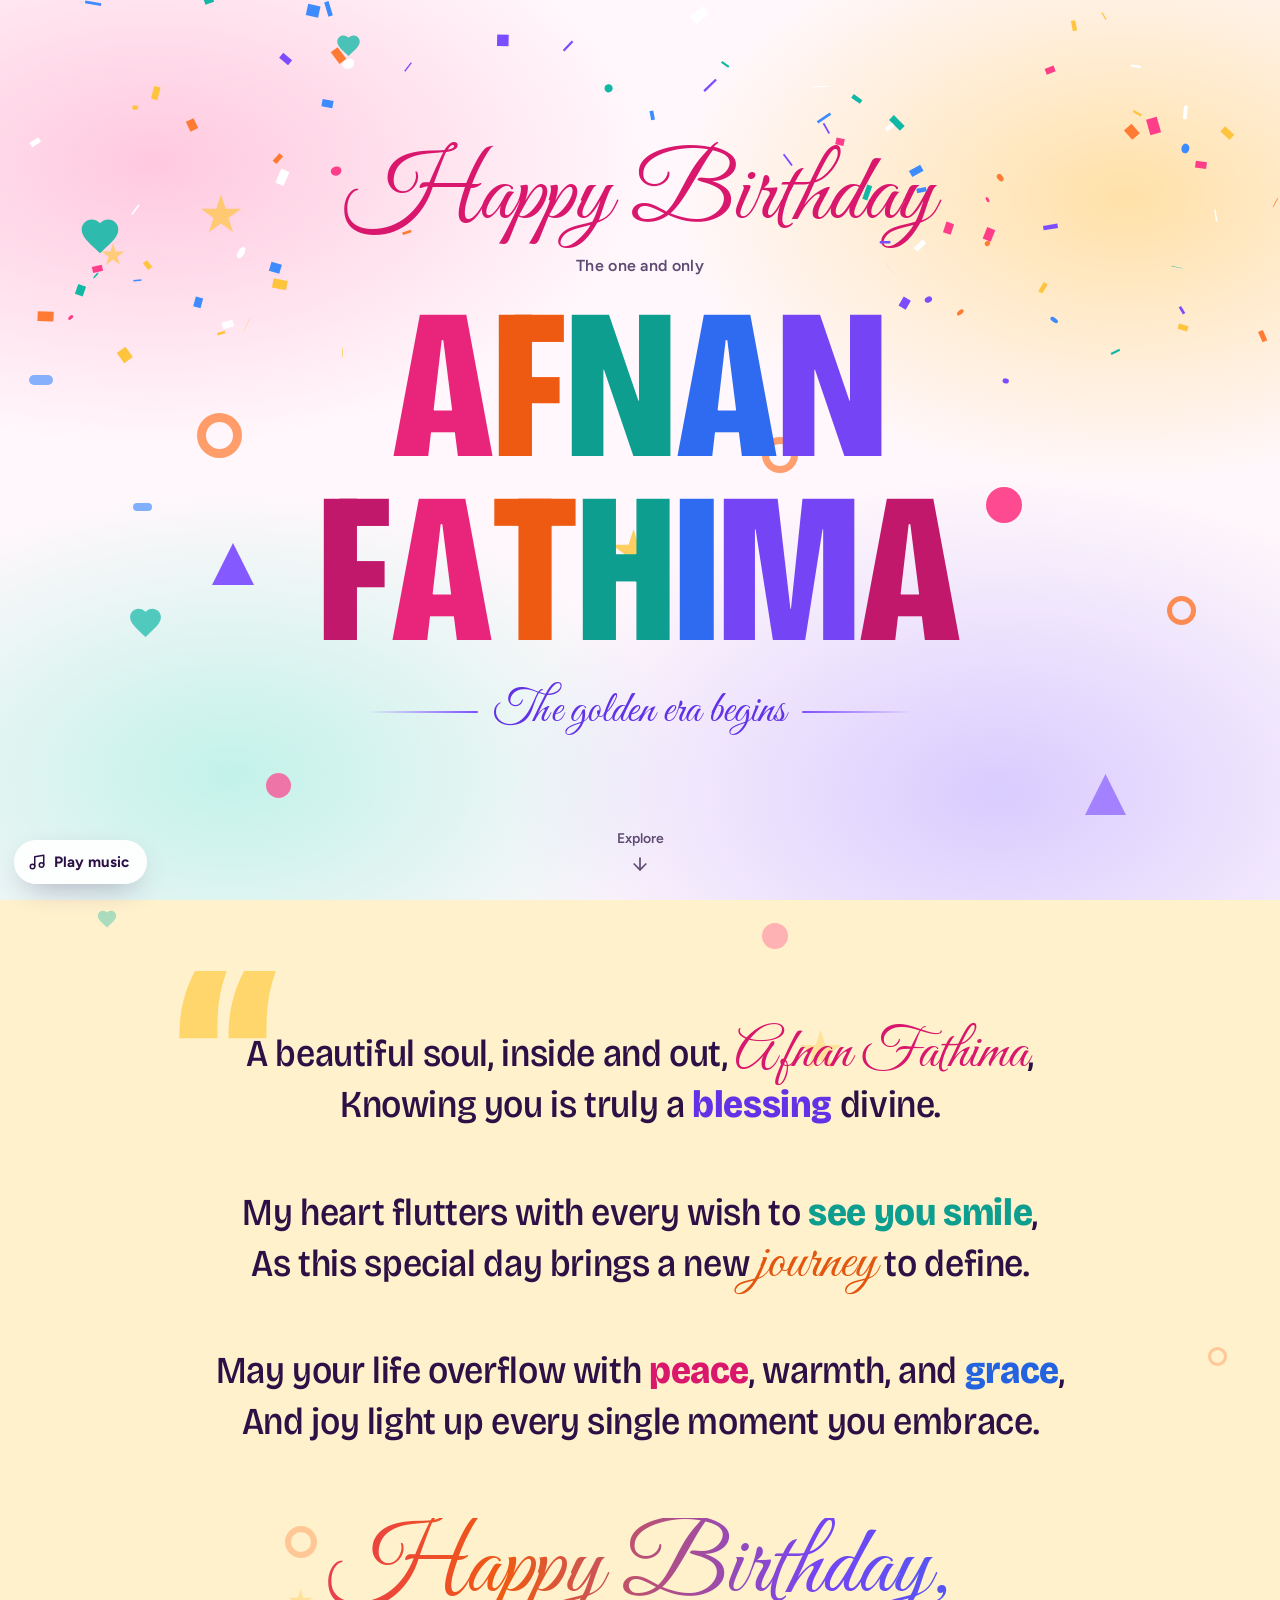
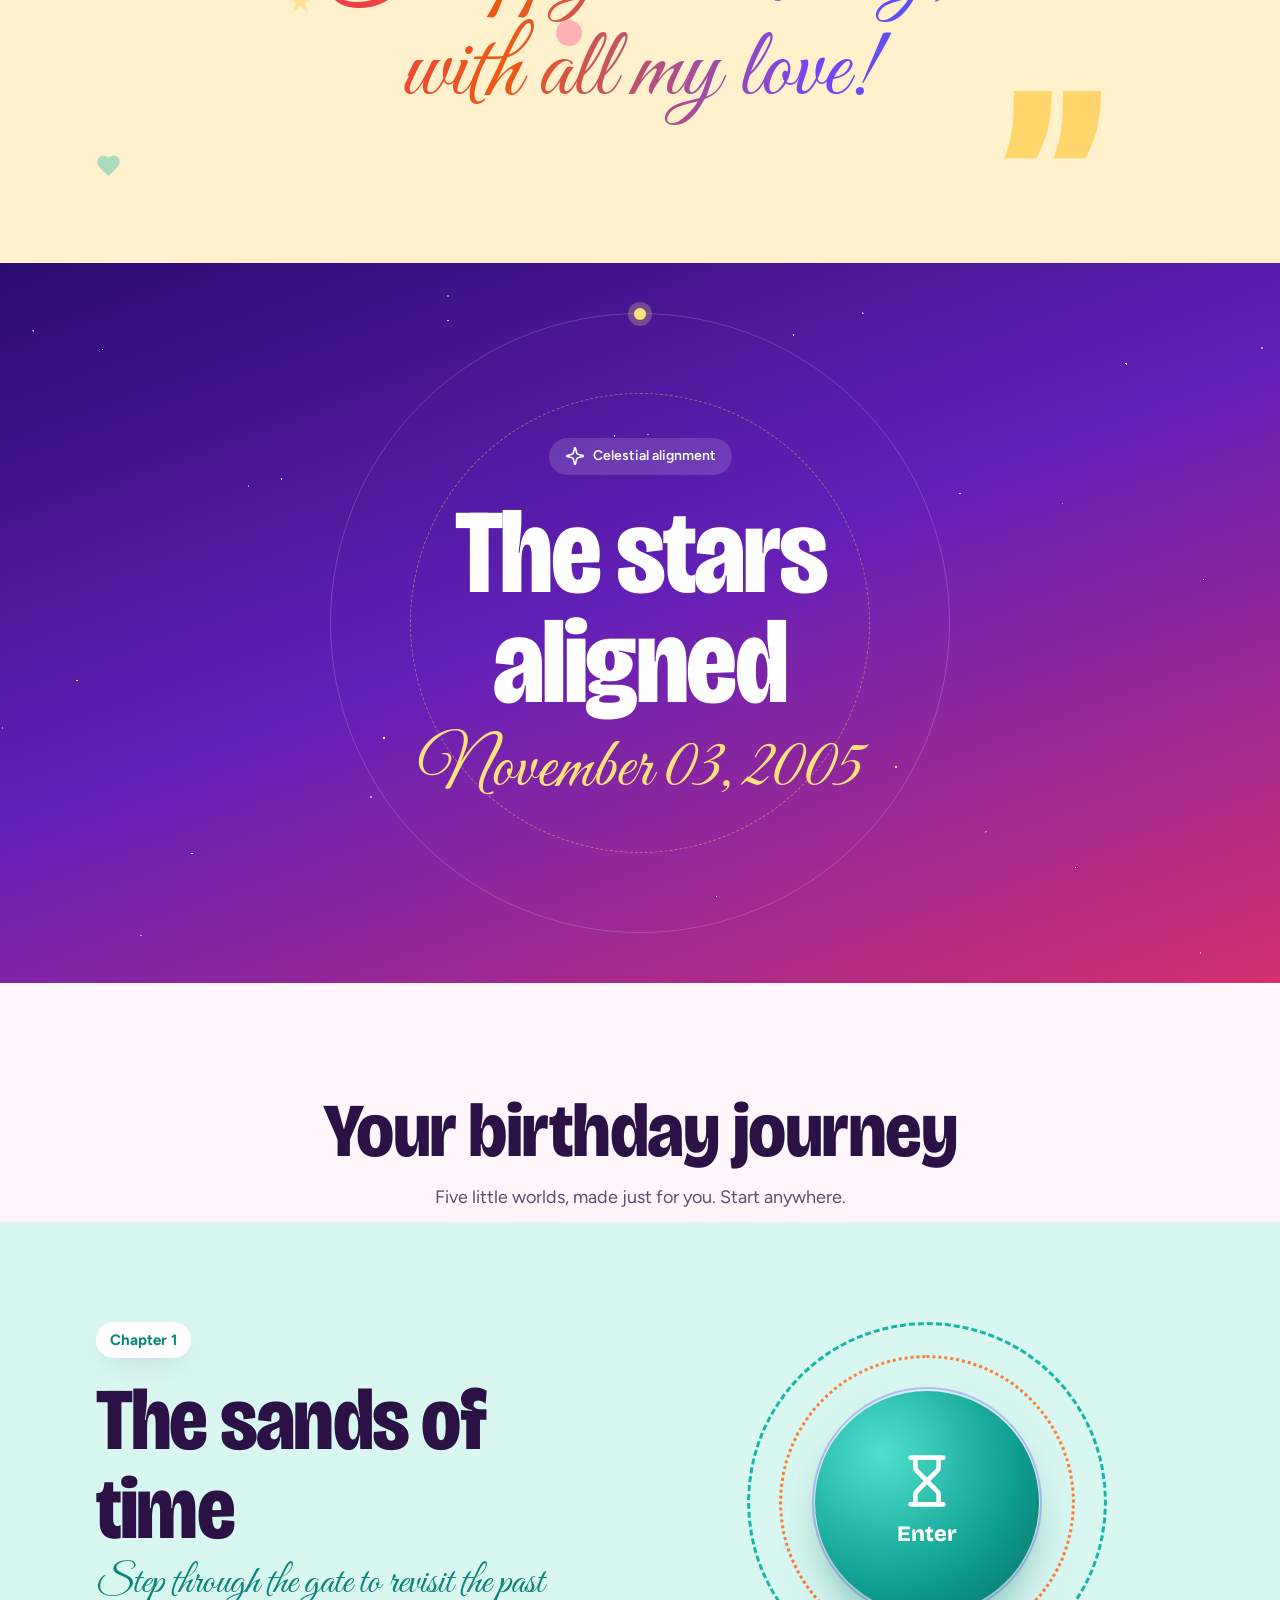
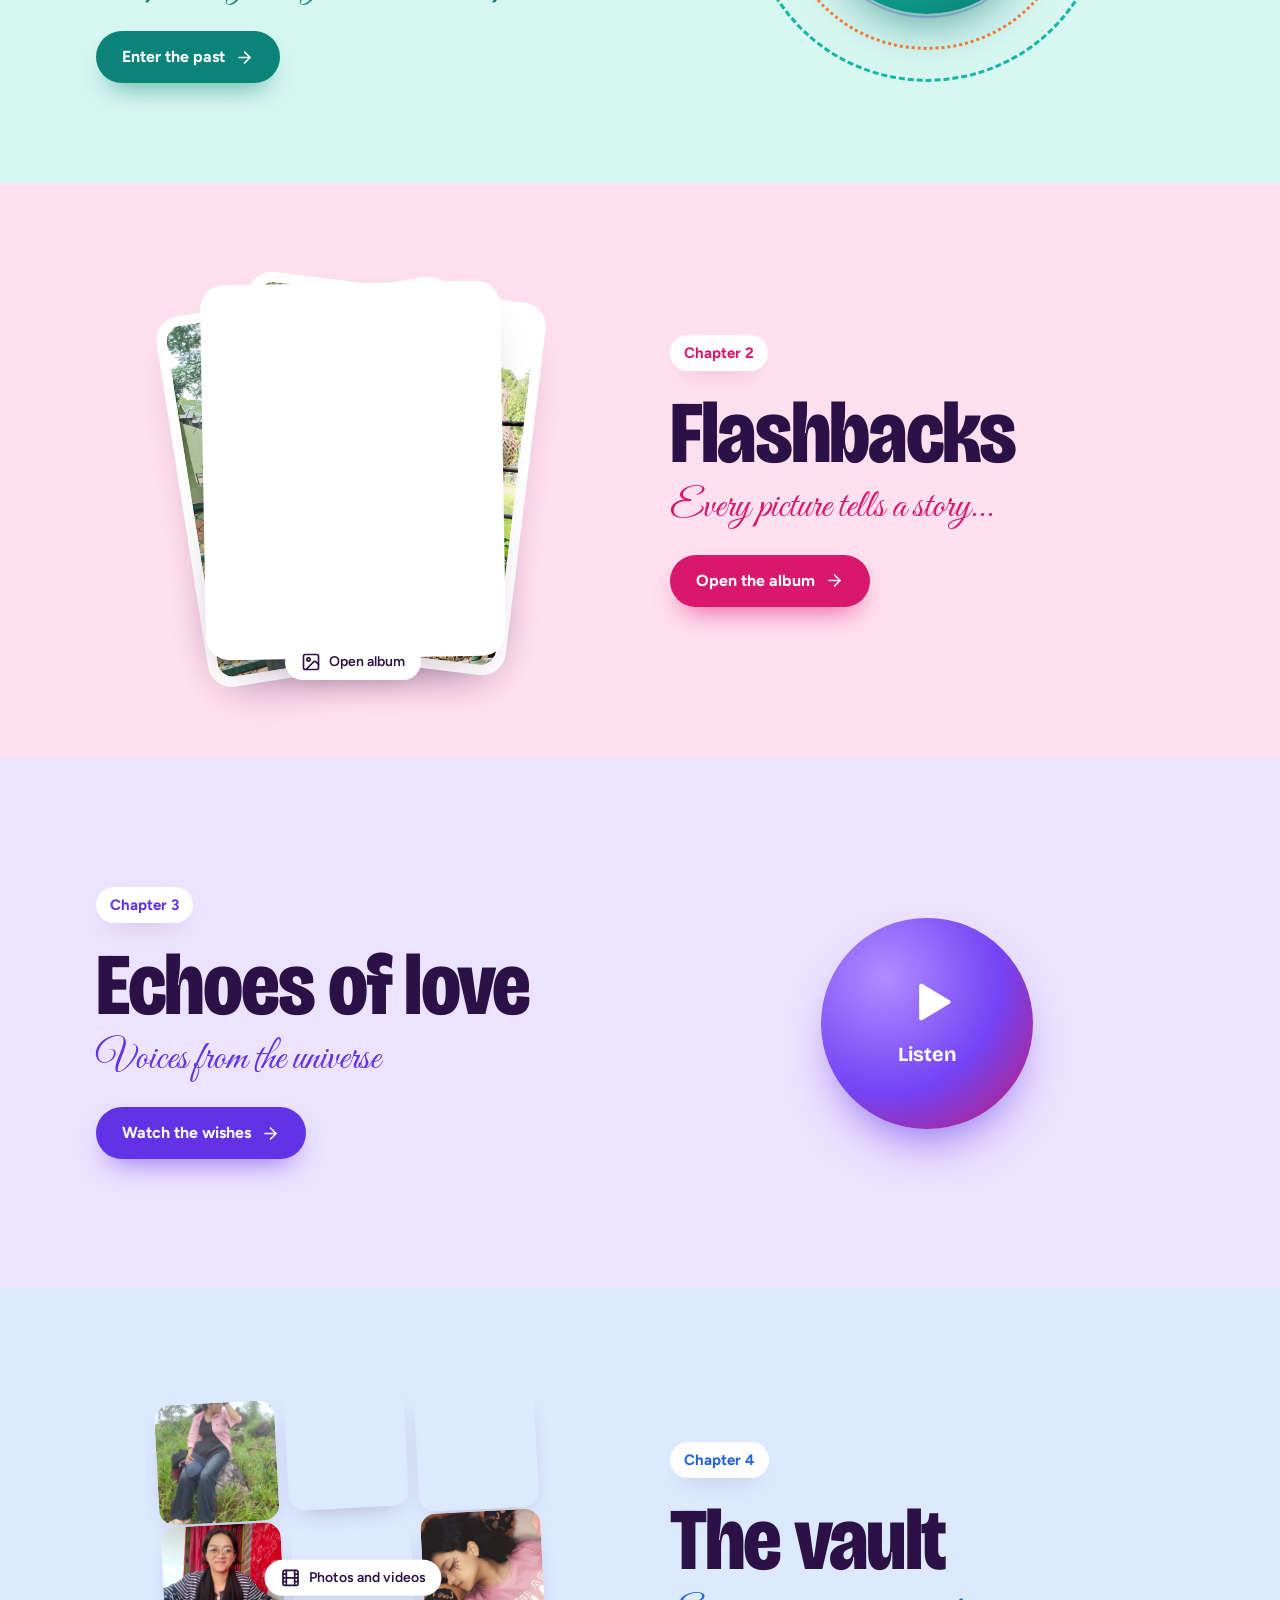
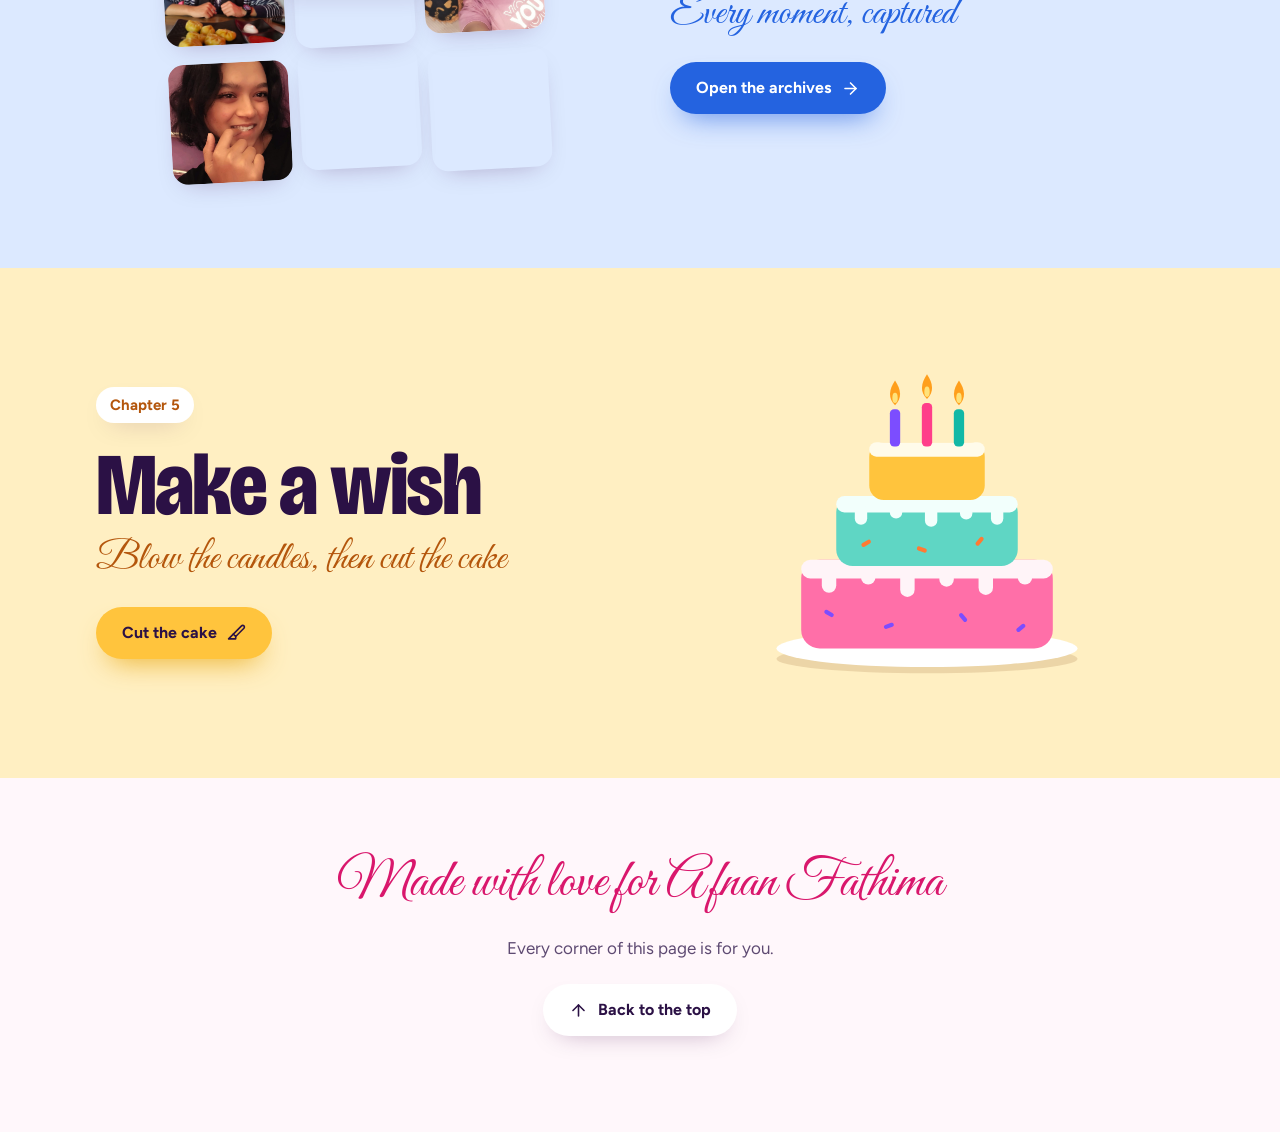
<file: home.html>
<!DOCTYPE html>
<html lang="en">
<head>
<meta charset="utf-8">
<meta name="viewport" content="width=device-width, initial-scale=1, viewport-fit=cover">
<title>Happy Birthday, Afnan Fathima</title>
<meta name="description" content="A colorful birthday celebration for Afnan Fathima.">
<meta name="theme-color" content="#FFF7FB">
<link rel="preconnect" href="https://fonts.googleapis.com">
<link rel="preconnect" href="https://fonts.gstatic.com" crossorigin>
<link rel="stylesheet" href="https://fonts.googleapis.com/css2?family=Bricolage+Grotesque:opsz,wdth,wght@12..96,75..100,400..800&family=Figtree:wght@400;500;600;700&family=Great+Vibes&display=swap">
<link rel="stylesheet" href="assets/style.css">
<script>document.documentElement.classList.add('js')</script>
</head>
<body class="pg-home">

  <button class="pill pill-music" id="music" type="button" aria-pressed="false">
    <svg class="ic" aria-hidden="true"><use href="#i-music"/></svg><span class="eq" aria-hidden="true"><i></i><i></i><i></i></span><span class="lbl">Play music</span>
  </button>

  <!-- HERO -->
  <header class="hero" id="top">
    <div class="floaters" id="heroFloat" aria-hidden="true"></div>
    <div class="hero-inner">
      <p class="script hero-hb">Happy Birthday</p>
      <p class="label hero-label">The one and only</p>
      <h1 class="hero-name pop" id="heroName" style="--start:.45s">AFNAN<br>FATHIMA</h1>
      <div class="hero-tag"><i></i><p class="script">The golden era begins</p><i></i></div>
    </div>
    <a class="scroll-cue" href="#poem">Explore<svg class="ic" aria-hidden="true"><use href="#i-arrow-down"/></svg></a>
  </header>

  <!-- POEM -->
  <section class="section poem" id="poem">
    <div class="floaters" id="poemFloat" aria-hidden="true"></div>
    <div class="wrap">
      <div class="poem-body">
        <span class="poem-q l" aria-hidden="true">&ldquo;</span>
        <div class="couplet reveal">
          <p>A beautiful soul, inside and out, <span class="hl hl-s c-pink">Afnan Fathima</span>,</p>
          <p>Knowing you is truly a <span class="hl c-violet">blessing</span> divine.</p>
        </div>
        <div class="couplet reveal">
          <p>My heart flutters with every wish to <span class="hl c-teal">see you smile</span>,</p>
          <p>As this special day brings a new <span class="hl hl-s c-orange">journey</span> to define.</p>
        </div>
        <div class="couplet reveal">
          <p>May your life overflow with <span class="hl c-pink">peace</span>, warmth, and <span class="hl c-sky">grace</span>,</p>
          <p>And joy light up every single moment you embrace.</p>
        </div>
        <div class="poem-end reveal">
          <p class="script">Happy Birthday,<br>with all my love!</p>
        </div>
        <span class="poem-q r" aria-hidden="true">&rdquo;</span>
      </div>
    </div>
  </section>

  <!-- STARS -->
  <section class="section stars" id="stars">
    <span class="orbit orbit-a" aria-hidden="true"></span>
    <span class="orbit orbit-b" aria-hidden="true"></span>
    <div class="wrap reveal">
      <span class="chip"><svg class="ic" aria-hidden="true"><use href="#i-sparkles"/></svg>Celestial alignment</span>
      <h2>The stars<br>aligned</h2>
      <p class="script date">November 03, 2005</p>
    </div>
  </section>

  <!-- JOURNEY -->
  <div class="journey-head">
    <div class="sec-head reveal" style="margin-bottom:0">
      <h2>Your birthday journey</h2>
      <p class="sub">Five little worlds, made just for you. Start anywhere.</p>
    </div>
  </div>

  <section class="chapter ch-time" id="timetravel">
    <div class="wrap">
      <div class="ch-text reveal">
        <span class="ch-num">Chapter 1</span>
        <h2>The sands of time</h2>
        <p class="script">Step through the gate to revisit the past</p>
        <a class="btn btn-teal" href="timetravel.html">Enter the past<svg class="ic" aria-hidden="true"><use href="#i-arrow-right"/></svg></a>
      </div>
      <div class="ch-visual reveal" style="--d:.1s">
        <a class="portal portal-time" href="timetravel.html" aria-label="Enter the sands of time">
          <span class="ring r1"></span><span class="ring r2"></span><span class="ring r3"></span>
          <span class="portal-core"><svg class="ic" aria-hidden="true"><use href="#i-hourglass"/></svg><b>Enter</b></span>
        </a>
      </div>
    </div>
  </section>

  <section class="chapter ch-mem flip" id="memories">
    <div class="wrap">
      <div class="ch-text reveal">
        <span class="ch-num">Chapter 2</span>
        <h2>Flashbacks</h2>
        <p class="script">Every picture tells a story...</p>
        <a class="btn btn-pink" href="memories.html">Open the album<svg class="ic" aria-hidden="true"><use href="#i-arrow-right"/></svg></a>
      </div>
      <div class="ch-visual reveal" style="--d:.1s">
        <a class="stack" href="memories.html" aria-label="Open the album">
          <span class="card c1"><img src="media/6.jpeg" alt="" loading="lazy" decoding="async"></span>
          <span class="card c2"><img src="media/25.jpg" alt="" loading="lazy" decoding="async"></span>
          <span class="card c3"><img src="media/p/p9.jpeg" alt="" loading="lazy" decoding="async"></span>
          <span class="chip tag"><svg class="ic" aria-hidden="true"><use href="#i-images"/></svg>Open album</span>
        </a>
      </div>
    </div>
  </section>

  <section class="chapter ch-wish" id="wishes">
    <div class="wrap">
      <div class="ch-text reveal">
        <span class="ch-num">Chapter 3</span>
        <h2>Echoes of love</h2>
        <p class="script">Voices from the universe</p>
        <a class="btn btn-violet" href="wishes.html">Watch the wishes<svg class="ic" aria-hidden="true"><use href="#i-arrow-right"/></svg></a>
      </div>
      <div class="ch-visual reveal" style="--d:.1s">
        <a class="waves" href="wishes.html" aria-label="Watch the wishes">
          <span class="w"></span><span class="w"></span><span class="w"></span>
          <span class="waves-core"><svg class="ic" aria-hidden="true"><use href="#i-play"/></svg><b>Listen</b></span>
        </a>
      </div>
    </div>
  </section>

  <section class="chapter ch-vault flip" id="gallery">
    <div class="wrap">
      <div class="ch-text reveal">
        <span class="ch-num">Chapter 4</span>
        <h2>The vault</h2>
        <p class="script">Every moment, captured</p>
        <a class="btn btn-sky" href="gallery.html">Open the archives<svg class="ic" aria-hidden="true"><use href="#i-arrow-right"/></svg></a>
      </div>
      <div class="ch-visual reveal" style="--d:.1s">
        <a class="mosaic" href="gallery.html" aria-label="Open the archives">
          <img src="media/7.jpeg" alt="" loading="lazy" decoding="async"><img src="media/8.jpeg" alt="" loading="lazy" decoding="async"><img src="media/9.jpeg" alt="" loading="lazy" decoding="async">
          <img src="media/10.jpeg" alt="" loading="lazy" decoding="async"><img src="media/11.jpeg" alt="" loading="lazy" decoding="async"><img src="media/12.jpeg" alt="" loading="lazy" decoding="async">
          <img src="media/14.jpeg" alt="" loading="lazy" decoding="async"><img src="media/15.jpeg" alt="" loading="lazy" decoding="async"><img src="media/16.jpeg" alt="" loading="lazy" decoding="async">
          <span class="chip tag"><svg class="ic" aria-hidden="true"><use href="#i-film"/></svg>Photos and videos</span>
        </a>
      </div>
    </div>
  </section>

  <section class="chapter ch-cake" id="cake">
    <div class="wrap">
      <div class="ch-text reveal">
        <span class="ch-num">Chapter 5</span>
        <h2>Make a wish</h2>
        <p class="script">Blow the candles, then cut the cake</p>
        <a class="btn btn-sun" href="cake.html">Cut the cake<svg class="ic" aria-hidden="true"><use href="#i-slice"/></svg></a>
      </div>
      <div class="ch-visual reveal" style="--d:.1s">
        <a class="cake-art" href="cake.html" aria-label="Cut the cake">
          <svg viewBox="0 0 320 300" aria-hidden="true">
            <ellipse cx="160" cy="282" rx="146" ry="14" fill="rgba(120,60,0,.14)"/>
            <ellipse cx="160" cy="272" rx="146" ry="18" fill="#fff"/>
            <rect x="38" y="186" width="244" height="86" rx="18" fill="#FF6FA8"/>
            <rect x="38" y="186" width="244" height="18" rx="9" fill="#FFF4F8"/>
            <g fill="#FFF4F8"><rect x="58" y="194" width="14" height="24" rx="7"/><rect x="96" y="194" width="14" height="16" rx="7"/><rect x="134" y="194" width="14" height="28" rx="7"/><rect x="172" y="194" width="14" height="18" rx="7"/><rect x="210" y="194" width="14" height="26" rx="7"/><rect x="248" y="194" width="14" height="16" rx="7"/></g>
            <rect x="72" y="124" width="176" height="68" rx="16" fill="#5FD6C4"/>
            <rect x="72" y="124" width="176" height="16" rx="8" fill="#F2FFFC"/>
            <g fill="#F2FFFC"><rect x="90" y="132" width="12" height="20" rx="6"/><rect x="124" y="132" width="12" height="14" rx="6"/><rect x="158" y="132" width="12" height="22" rx="6"/><rect x="192" y="132" width="12" height="15" rx="6"/><rect x="222" y="132" width="12" height="20" rx="6"/></g>
            <rect x="104" y="72" width="112" height="56" rx="14" fill="#FFC43D"/>
            <rect x="104" y="72" width="112" height="14" rx="7" fill="#FFFBEA"/>
            <g fill="#7C4DFF"><rect x="60" y="236" width="10" height="4" rx="2" transform="rotate(30 65 238)"/><rect x="118" y="248" width="10" height="4" rx="2" transform="rotate(-20 123 250)"/><rect x="190" y="240" width="10" height="4" rx="2" transform="rotate(50 195 242)"/><rect x="246" y="250" width="10" height="4" rx="2" transform="rotate(-40 251 252)"/></g>
            <g fill="#FF7A33"><rect x="96" y="168" width="10" height="4" rx="2" transform="rotate(-30 101 170)"/><rect x="150" y="174" width="10" height="4" rx="2" transform="rotate(20 155 176)"/><rect x="206" y="166" width="10" height="4" rx="2" transform="rotate(-50 211 168)"/></g>
            <rect x="124" y="40" width="10" height="36" rx="4" fill="#7C4DFF"/>
            <rect x="155" y="34" width="10" height="42" rx="4" fill="#FF3E8A"/>
            <rect x="186" y="40" width="10" height="36" rx="4" fill="#12B8A6"/>
            <path class="flame" d="M129 36c-7-7-6-15 0-24 6 9 7 17 0 24z" fill="#FF9F1C"/>
            <path class="flame" d="M160 30c-7-7-6-15 0-24 6 9 7 17 0 24z" fill="#FF9F1C"/>
            <path class="flame" d="M191 36c-7-7-6-15 0-24 6 9 7 17 0 24z" fill="#FF9F1C"/>
            <g fill="#FFE27A"><ellipse cx="129" cy="29" rx="2.6" ry="5"/><ellipse cx="160" cy="23" rx="2.6" ry="5"/><ellipse cx="191" cy="29" rx="2.6" ry="5"/></g>
          </svg>
        </a>
      </div>
    </div>
  </section>

  <footer class="home-foot">
    <p class="script">Made with love for Afnan Fathima</p>
    <p>Every corner of this page is for you.</p>
    <a class="btn btn-white" href="#top"><svg class="ic" aria-hidden="true"><use href="#i-arrow-up"/></svg>Back to the top</a>
  </footer>

<script src="assets/app.js"></script>
<script>
(function(){
  App.letters(App.$('#heroName'), { text: 'AFNAN|FATHIMA' });
  App.floaters(App.$('#heroFloat'), { count: 16, seed: 3 });
  App.floaters(App.$('#poemFloat'), { count: 8, seed: 9, shapes: ['ring', 'dot', 'star', 'heart'], colors: ['#FF7A33', '#FF3E8A', '#FFC43D', '#12B8A6'] });
  App.music(App.$('#music'), 'media/Indigo_Afternoon.mp3', { volume: .55 });
  window.addEventListener('load', () => setTimeout(() => App.confetti.burst(innerWidth / 2, innerHeight * .3, 140), 900));
})();
</script>
</body>
</html>
</file>
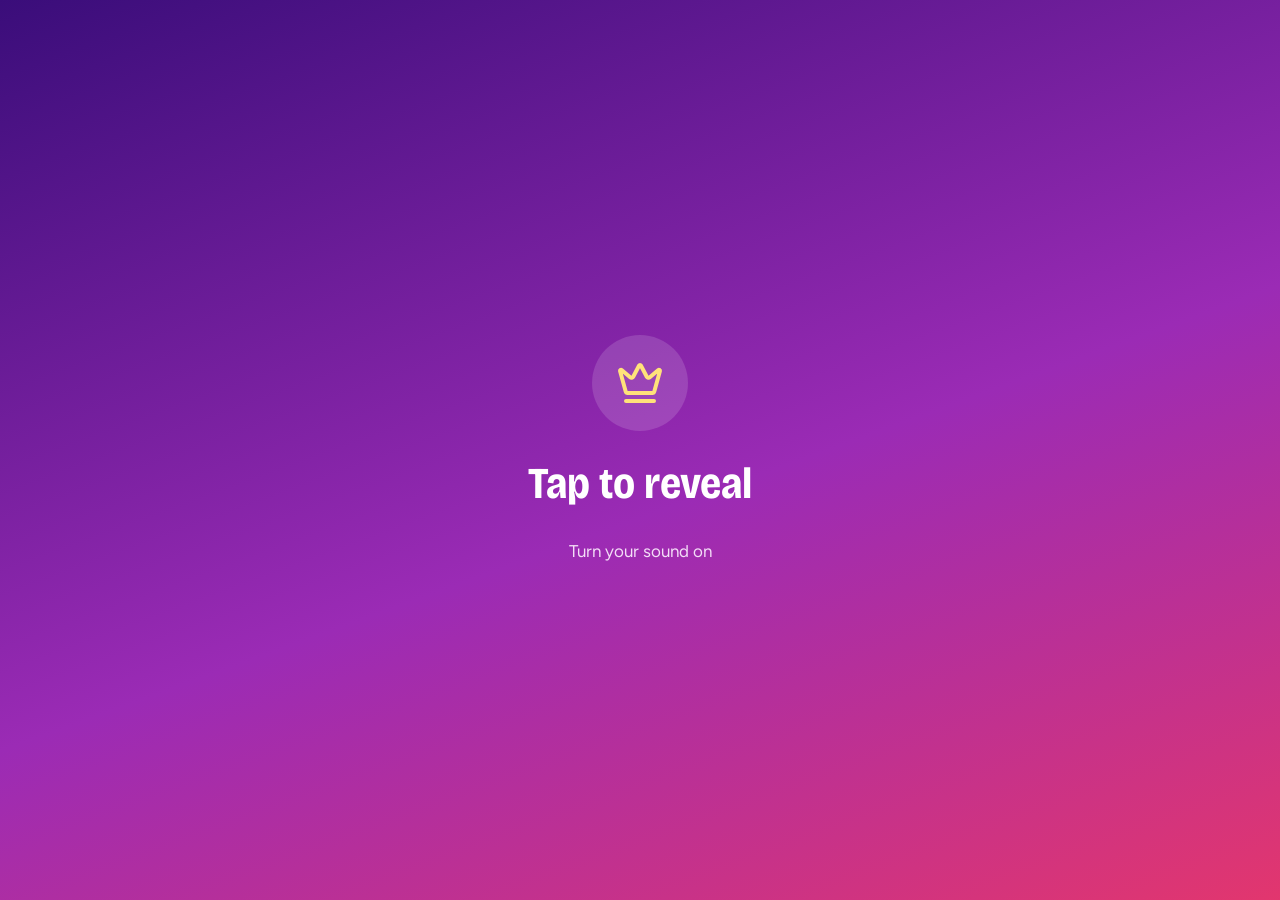
<file: masterpiece.html>
<!DOCTYPE html>
<html lang="en">
<head>
<meta charset="utf-8">
<meta name="viewport" content="width=device-width, initial-scale=1, viewport-fit=cover">
<title>The queen | Afnan Fathima</title>
<meta name="theme-color" content="#7A1FA8">
<link rel="preconnect" href="https://fonts.googleapis.com">
<link rel="preconnect" href="https://fonts.gstatic.com" crossorigin>
<link rel="stylesheet" href="https://fonts.googleapis.com/css2?family=Bricolage+Grotesque:opsz,wdth,wght@12..96,75..100,400..800&family=Figtree:wght@400;500;600;700&family=Great+Vibes&display=swap">
<link rel="stylesheet" href="assets/style.css">
<script>document.documentElement.classList.add('js')</script>
</head>
<body class="pg-master">
  <div class="floaters" id="petals" aria-hidden="true"></div>
  <div class="bubbles" id="bubbles" aria-hidden="true"></div>
  <canvas id="fw" aria-hidden="true"></canvas>

  <button class="reveal-gate" id="gate" type="button">
    <span class="crown-big" aria-hidden="true"><svg class="ic"><use href="#i-crown"/></svg></span>
    <strong>Tap to reveal</strong>
    <span>Turn your sound on</span>
  </button>

  <a class="pill pill-back" href="home.html"><svg class="ic" aria-hidden="true"><use href="#i-home"/></svg>Home</a>
  <button class="pill pill-music" id="music" type="button" aria-pressed="false">
    <svg class="ic" aria-hidden="true"><use href="#i-music"/></svg><span class="eq" aria-hidden="true"><i></i><i></i><i></i></span><span class="lbl">Play music</span>
  </button>

  <main class="stage">
    <div class="card-zone">
      <div class="halo" aria-hidden="true"><div class="halo-spin"></div></div>
      <div class="levitate">
        <div class="mcardx">
          <div class="inner">
            <img src="media/p/p15.jpeg" width="1280" height="1600" alt="Afnan Fathima, the masterpiece" decoding="async">
            <span class="sheen" aria-hidden="true"></span>
          </div>
        </div>
      </div>
    </div>

    <div class="m-title">
      <div class="crown" aria-hidden="true"><svg class="ic"><use href="#i-crown"/></svg></div>
      <p class="script">Happy Birthday</p>
      <h1 id="name">AFNAN FATHIMA</h1>
    </div>

    <div class="btn-row m-actions">
      <button class="btn btn-sun" id="sky" type="button"><svg class="ic" aria-hidden="true"><use href="#i-sparkles"/></svg>Light up the sky</button>
      <a class="btn btn-ghost" href="home.html"><svg class="ic" aria-hidden="true"><use href="#i-home"/></svg>Back to the beginning</a>
    </div>
  </main>

<script src="assets/app.js"></script>
<script>
(function(){
  const $ = App.$;
  App.letters($('#name'), { text: 'AFNAN FATHIMA', colors: ['#FFE27A', '#FF9FC8', '#7FF0DF', '#FFFFFF', '#FFB27A', '#D6C8FF'] });
  App.floaters($('#petals'), { count: 14, seed: 41, shapes: ['heart', 'dot', 'star', 'heart', 'ring'], colors: ['#FF9FC8', '#FFE27A', '#FFFFFF', '#FFB27A', '#C9B6FF'], opacity: .55 });

  /* a few floating memory bubbles (CSS only, transform animation) */
  const pics = ['media/1.jpeg', 'media/2.jpeg', 'media/3.jpeg', 'media/4.jpeg'], r = App.rng(77), box = $('#bubbles');
  const n = innerWidth < 600 ? 6 : 10;
  for (let i = 0; i < n; i++){
    const b = document.createElement('span'); b.className = 'bubble';
    b.style.cssText = 'background-image:url(' + pics[i % pics.length] + ');--x:' + (4 + r() * 88).toFixed(1) + '%;--s:' + (28 + r() * 34).toFixed(0) + 'px;--dur:' + (12 + r() * 10).toFixed(1) + 's;--delay:' + (-r() * 20).toFixed(1) + 's;--dx:' + ((r() - .5) * 120).toFixed(0) + 'px';
    box.appendChild(b);
  }

  const music = App.music($('#music'), 'media/Your_Beautiful_Journey_trimmed.mp3', { volume: .6 });
  const boom = new Audio('media/fireworks.mp3'); boom.preload = 'auto'; boom.volume = .5;
  const fw = App.fireworks($('#fw'));
  let started = false;

  $('#gate').addEventListener('click', () => {
    if (started) return; started = true;
    document.body.classList.add('started');
    music.play();
    setTimeout(() => { boom.currentTime = 0; boom.play().catch(() => {}); fw.volley(7); fw.setAuto(true); }, 1300);
    setTimeout(() => App.confetti.cannon(['#FFE27A', '#FF9FC8', '#7FF0DF', '#FFFFFF', '#FFB27A', '#D6C8FF']), 2100);
    setTimeout(() => $('#sky').focus({ preventScroll: true }), 3000);
  });
  $('#sky').addEventListener('click', () => { fw.volley(8); boom.currentTime = 0; boom.play().catch(() => {}); });
  document.addEventListener('visibilitychange', () => { if (started) fw.setAuto(!document.hidden); });
})();
</script>
</body>
</html>
</file>
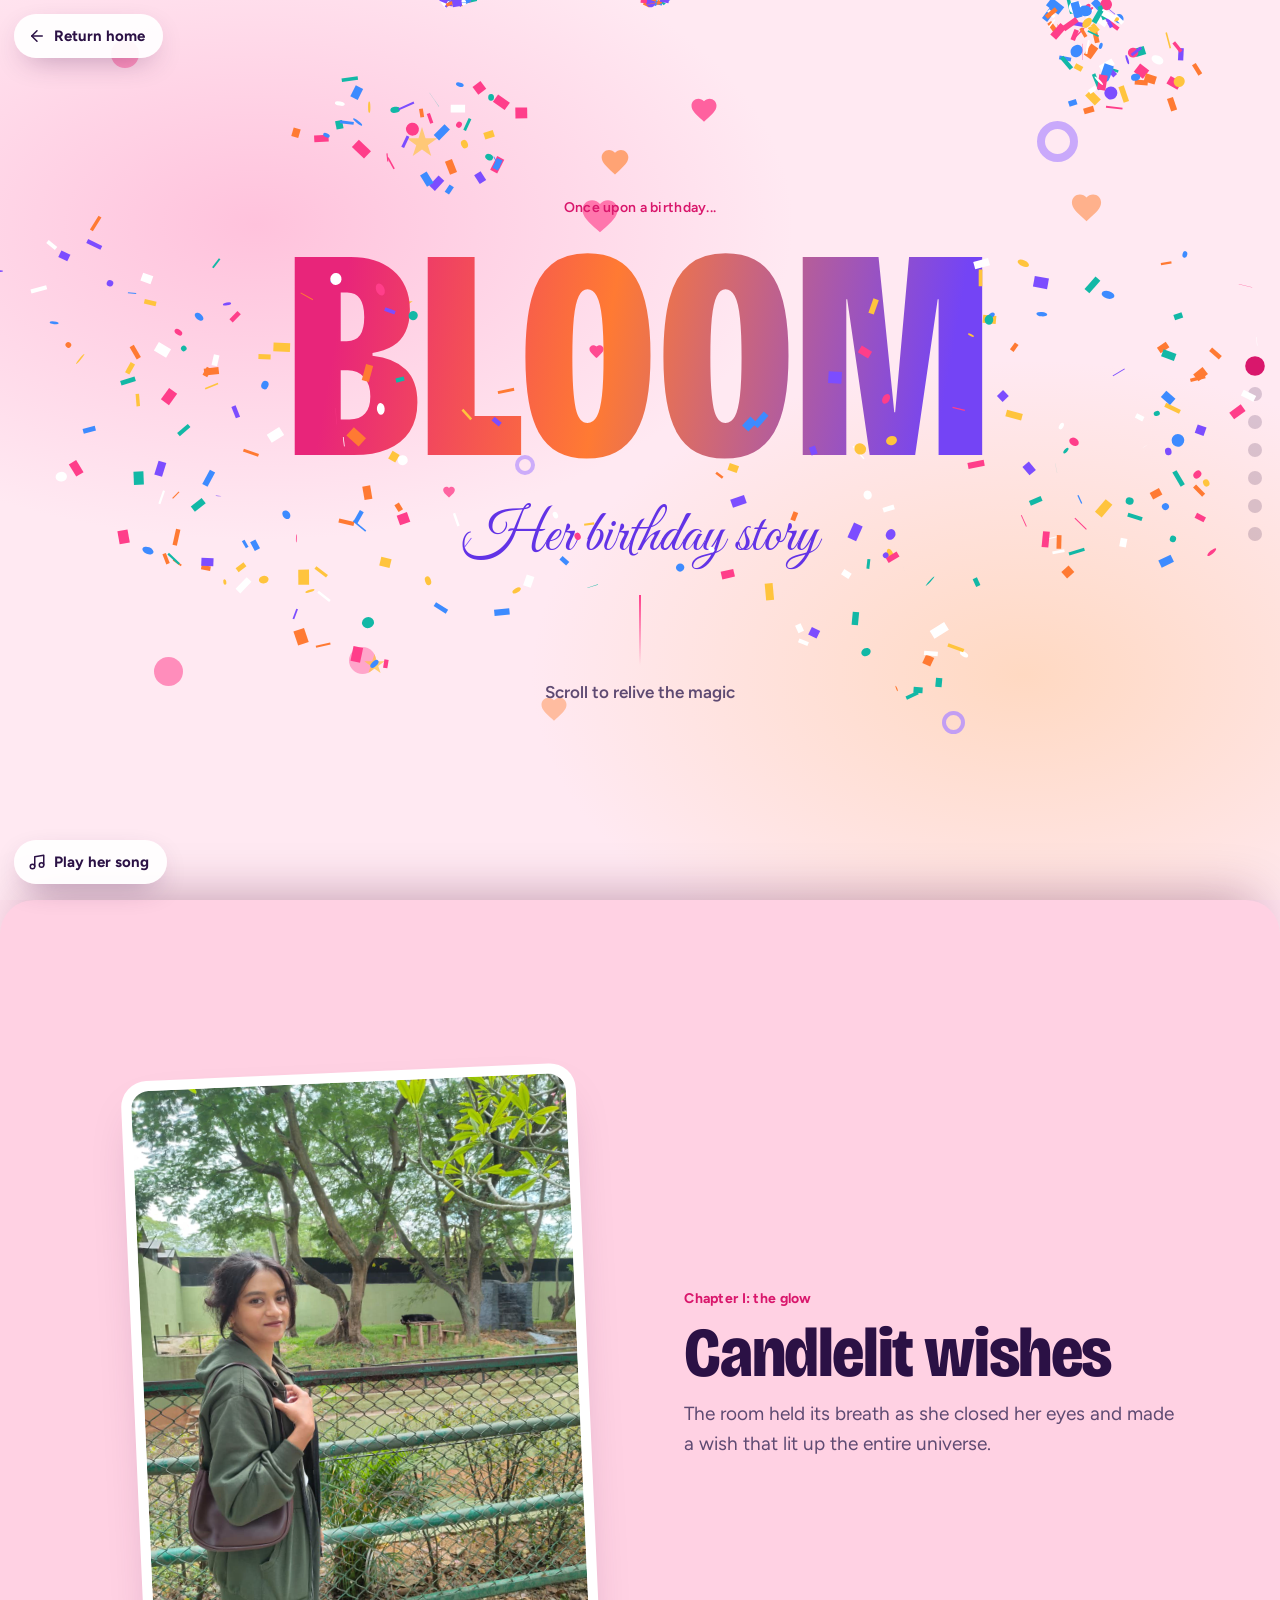
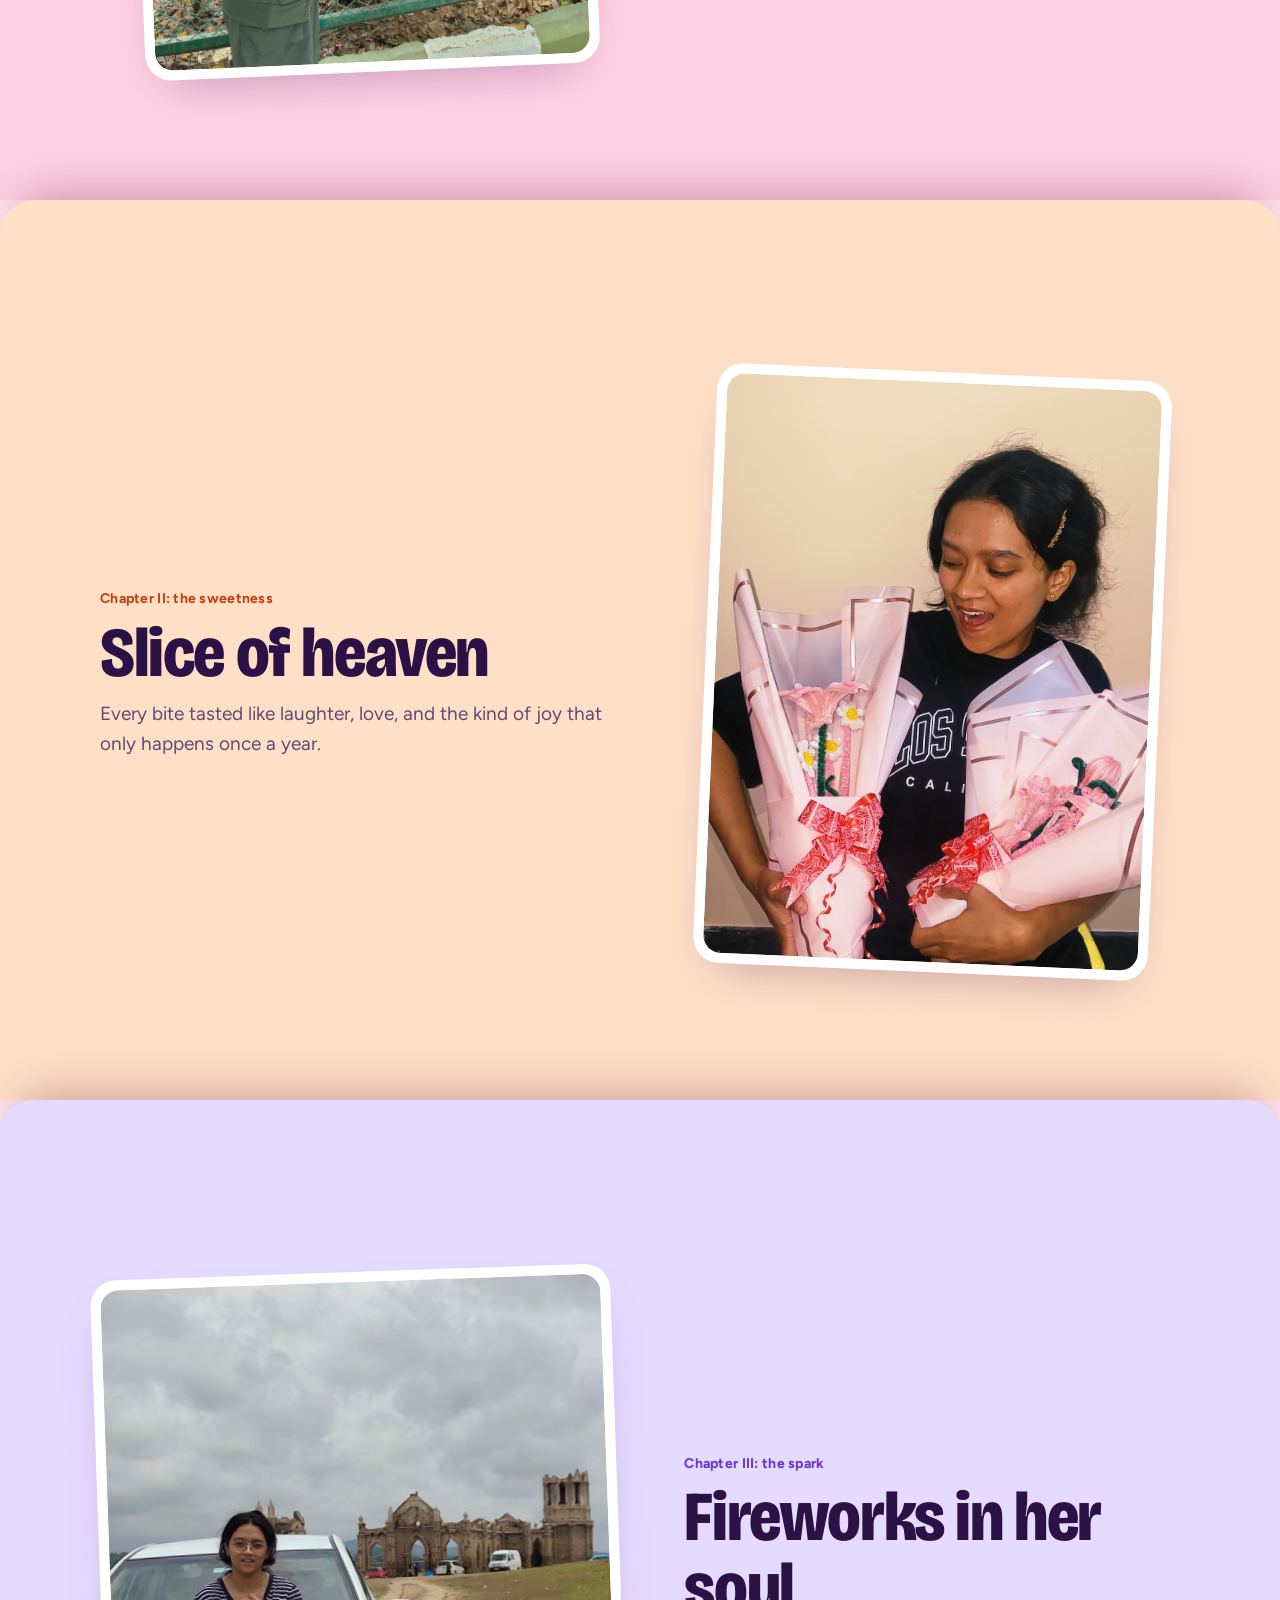
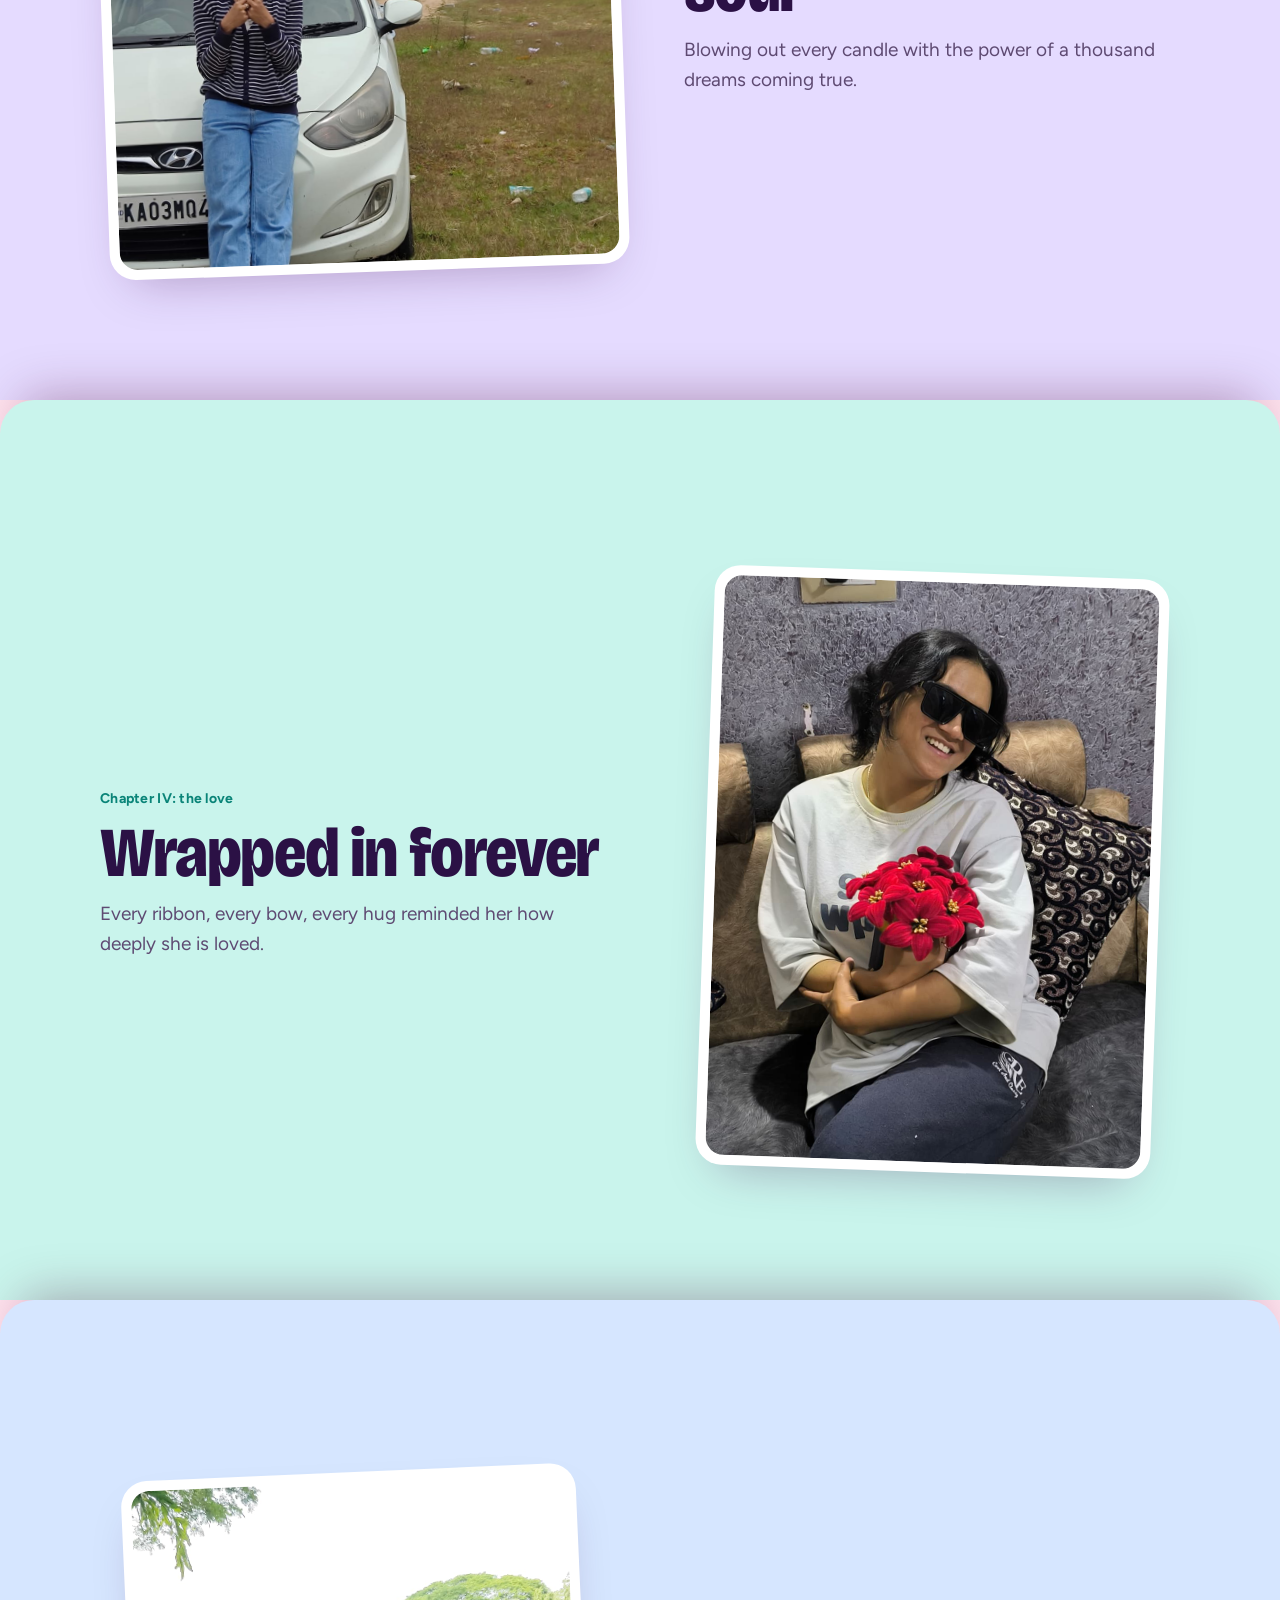
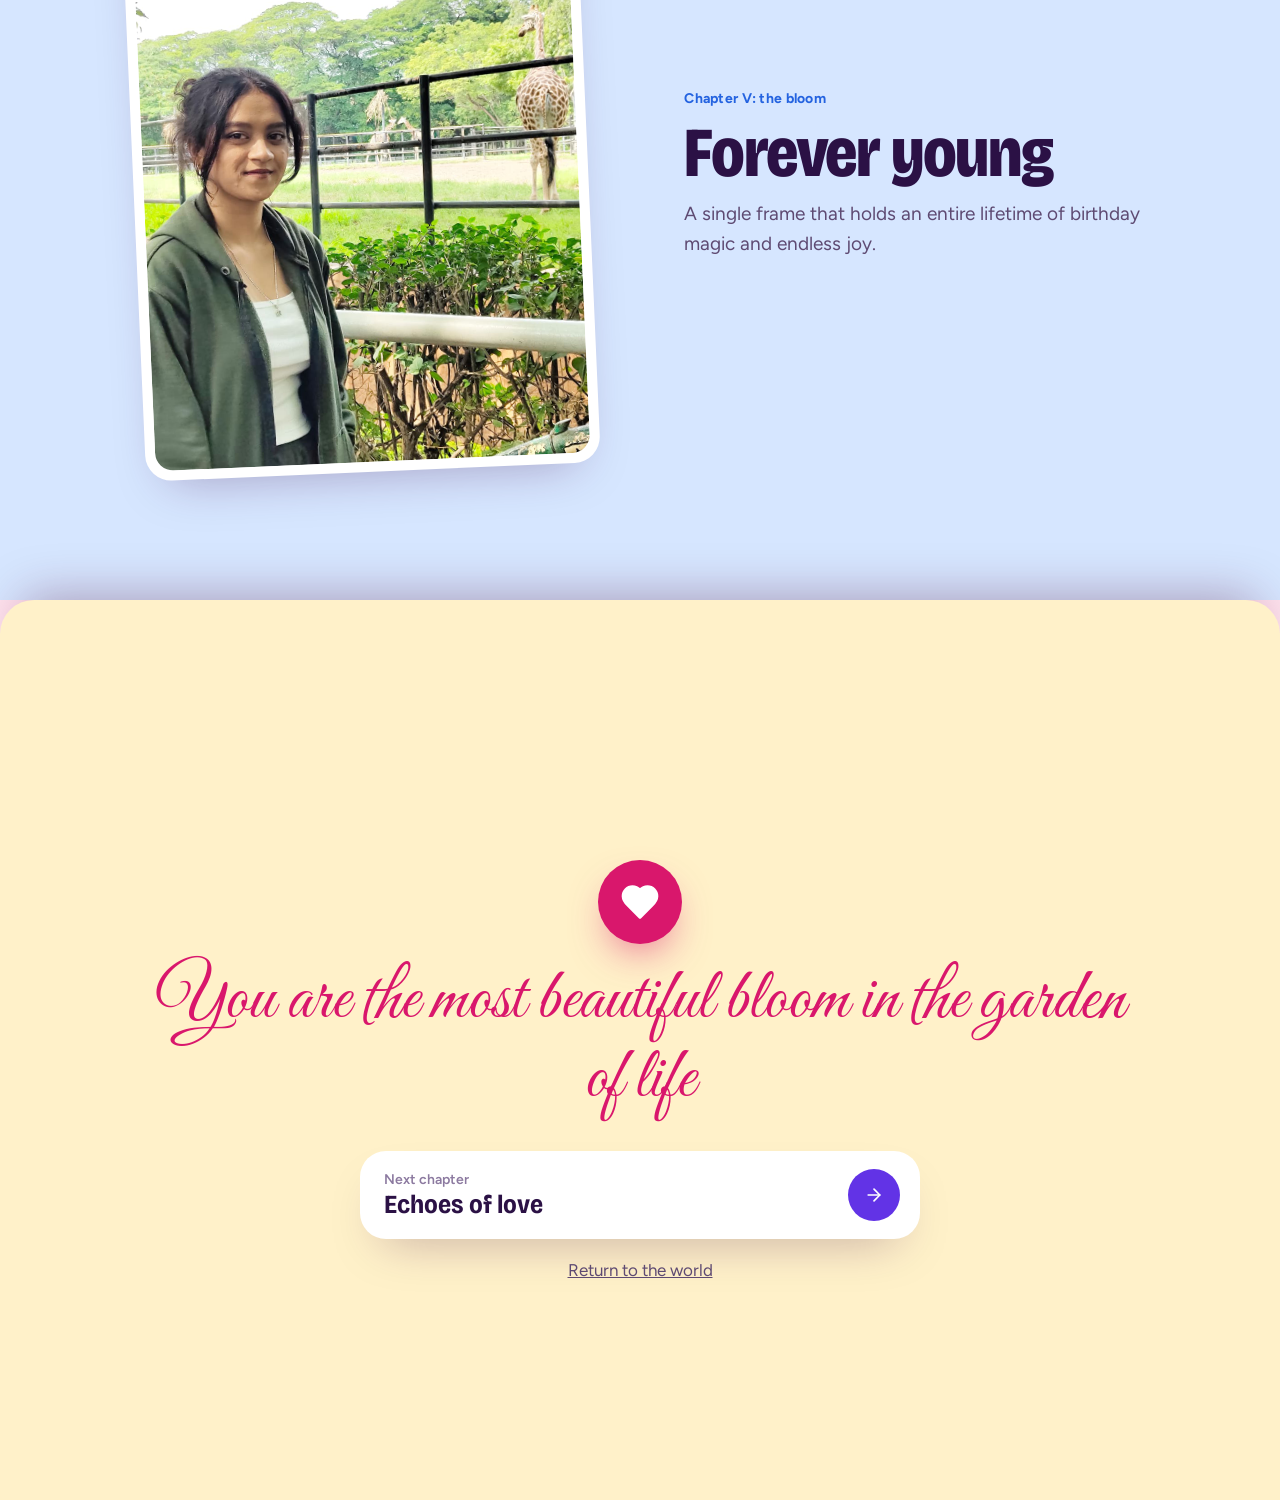
<file: memories.html>
<!DOCTYPE html>
<html lang="en">
<head>
<meta charset="utf-8">
<meta name="viewport" content="width=device-width, initial-scale=1, viewport-fit=cover">
<title>Bloom: her birthday memories | Afnan Fathima</title>
<meta name="theme-color" content="#FFE9F2">
<link rel="preconnect" href="https://fonts.googleapis.com">
<link rel="preconnect" href="https://fonts.gstatic.com" crossorigin>
<link rel="stylesheet" href="https://fonts.googleapis.com/css2?family=Bricolage+Grotesque:opsz,wdth,wght@12..96,75..100,400..800&family=Figtree:wght@400;500;600;700&family=Great+Vibes&display=swap">
<link rel="stylesheet" href="assets/style.css">
<script>document.documentElement.classList.add('js')</script>
</head>
<body class="pg-mem">

  <a class="pill pill-back" href="home.html#memories"><svg class="ic" aria-hidden="true"><use href="#i-arrow-left"/></svg>Return home</a>
  <button class="pill pill-music" id="music" type="button" aria-pressed="false">
    <svg class="ic" aria-hidden="true"><use href="#i-music"/></svg><span class="eq" aria-hidden="true"><i></i><i></i><i></i></span><span class="lbl">Play her song</span>
  </button>
  <nav class="mdots" id="dots" aria-label="Chapters"></nav>

  <span class="manchor" data-title="Start"></span>
  <header class="m-hero">
    <div class="floaters" id="petals" aria-hidden="true"></div>
    <div>
      <p class="label">Once upon a birthday...</p>
      <h1>BLOOM</h1>
      <p class="script">Her birthday story</p>
      <div class="stem" aria-hidden="true"></div>
      <p class="hint">Scroll to relive the magic</p>
    </div>
  </header>

  <span class="manchor" data-title="The glow"></span>
  <section class="mcard" style="background:#FFD1E3;--accent:#D9176C;--tilt:-2.5deg">
    <div class="mcard-in">
      <button class="mframe" type="button" data-lightbox="mem" data-caption="Candlelit wishes"><img src="media/6.jpeg" width="1011" height="1600" alt="Candlelit wishes" loading="lazy" decoding="async"></button>
      <div class="mtext">
        <span class="label">Chapter I: the glow</span>
        <h2>Candlelit wishes</h2>
        <p>The room held its breath as she closed her eyes and made a wish that lit up the entire universe.</p>
      </div>
    </div>
  </section>

  <span class="manchor" data-title="The sweetness"></span>
  <section class="mcard flip" style="background:#FFE0C7;--accent:#C2410C;--tilt:2.5deg">
    <div class="mcard-in">
      <button class="mframe" type="button" data-lightbox="mem" data-caption="Slice of heaven"><img src="media/5.jpeg" width="900" height="1600" alt="Slice of heaven" loading="lazy" decoding="async"></button>
      <div class="mtext">
        <span class="label">Chapter II: the sweetness</span>
        <h2>Slice of heaven</h2>
        <p>Every bite tasted like laughter, love, and the kind of joy that only happens once a year.</p>
      </div>
    </div>
  </section>

  <span class="manchor" data-title="The spark"></span>
  <section class="mcard" style="background:#E5DBFF;--accent:#6233E6;--tilt:-2deg">
    <div class="mcard-in">
      <button class="mframe" type="button" data-lightbox="mem" data-caption="Fireworks in her soul"><img src="media/p/p9.jpeg" width="1600" height="1600" alt="Fireworks in her soul" loading="lazy" decoding="async"></button>
      <div class="mtext">
        <span class="label">Chapter III: the spark</span>
        <h2>Fireworks in her soul</h2>
        <p>Blowing out every candle with the power of a thousand dreams coming true.</p>
      </div>
    </div>
  </section>

  <span class="manchor" data-title="The love"></span>
  <section class="mcard flip" style="background:#C9F4EC;--accent:#0A8478;--tilt:2deg">
    <div class="mcard-in">
      <button class="mframe" type="button" data-lightbox="mem" data-caption="Wrapped in forever"><img src="media/1.jpeg" width="1020" height="1600" alt="Wrapped in forever" loading="lazy" decoding="async"></button>
      <div class="mtext">
        <span class="label">Chapter IV: the love</span>
        <h2>Wrapped in forever</h2>
        <p>Every ribbon, every bow, every hug reminded her how deeply she is loved.</p>
      </div>
    </div>
  </section>

  <span class="manchor" data-title="The bloom"></span>
  <section class="mcard" style="background:#D6E6FF;--accent:#2463E0;--tilt:-2.5deg">
    <div class="mcard-in">
      <button class="mframe" type="button" data-lightbox="mem" data-caption="Forever young"><img src="media/25.jpg" width="1206" height="1809" alt="Forever young" loading="lazy" decoding="async"></button>
      <div class="mtext">
        <span class="label">Chapter V: the bloom</span>
        <h2>Forever young</h2>
        <p>A single frame that holds an entire lifetime of birthday magic and endless joy.</p>
      </div>
    </div>
  </section>

  <span class="manchor" data-title="The end"></span>
  <section class="mcard m-final" id="final" style="background:#FFF1C9">
    <div class="mcard-in" style="display:flex">
      <div>
        <div class="big-heart" aria-hidden="true"><svg class="ic"><use href="#i-heart"/></svg></div>
        <p class="script">You are the most beautiful bloom in the garden of life</p>
        <a class="next" href="wishes.html">
          <span class="n-text"><small>Next chapter</small><strong>Echoes of love</strong></span>
          <span class="n-go" style="background:var(--violet-d)"><svg class="ic" aria-hidden="true"><use href="#i-arrow-right"/></svg></span>
        </a>
        <p style="margin-top:18px"><a href="home.html#memories" style="color:var(--ink-2)">Return to the world</a></p>
      </div>
    </div>
  </section>

<script src="assets/app.js"></script>
<script>
(function(){
  App.floaters(App.$('#petals'), { count: 16, seed: 7, shapes: ['heart', 'dot', 'heart', 'ring', 'star'], colors: ['#FF3E8A', '#FF7AB0', '#FF9F6B', '#B08CFF', '#FFC43D'] });
  App.music(App.$('#music'), 'media/finding-her.mp3', { on: 'Pause song', off: 'Play her song', volume: .65 });

  /* chapter dots: scroll to each chapter, highlight the current one */
  const anchors = App.$$('.manchor'), dots = App.$('#dots');
  anchors.forEach((a, i) => {
    const b = document.createElement('button'); b.type = 'button'; b.setAttribute('aria-label', 'Go to ' + a.dataset.title);
    b.addEventListener('click', () => window.scrollTo({ top: a.offsetTop + (i ? 2 : 0), behavior: App.RM ? 'auto' : 'smooth' }));
    dots.appendChild(b);
  });
  const btns = App.$$('button', dots); let queued = false, last = -1;
  function update(){
    queued = false;
    const y = scrollY + innerHeight * .5; let idx = 0;
    anchors.forEach((a, i) => { if (a.offsetTop <= y) idx = i; });
    if (idx !== last){ btns.forEach((b, i) => b.classList.toggle('on', i === idx)); last = idx; }
  }
  addEventListener('scroll', () => { if (!queued){ queued = true; requestAnimationFrame(update); } }, { passive: true });
  update();

  /* a shower of confetti when the last chapter arrives */
  let done = false;
  App.onView(App.$('#final'), () => { if (done) return; done = true; App.confetti.rain(); App.confetti.cannon(); }, null, { threshold: .7 });
})();
</script>
</body>
</html>
</file>
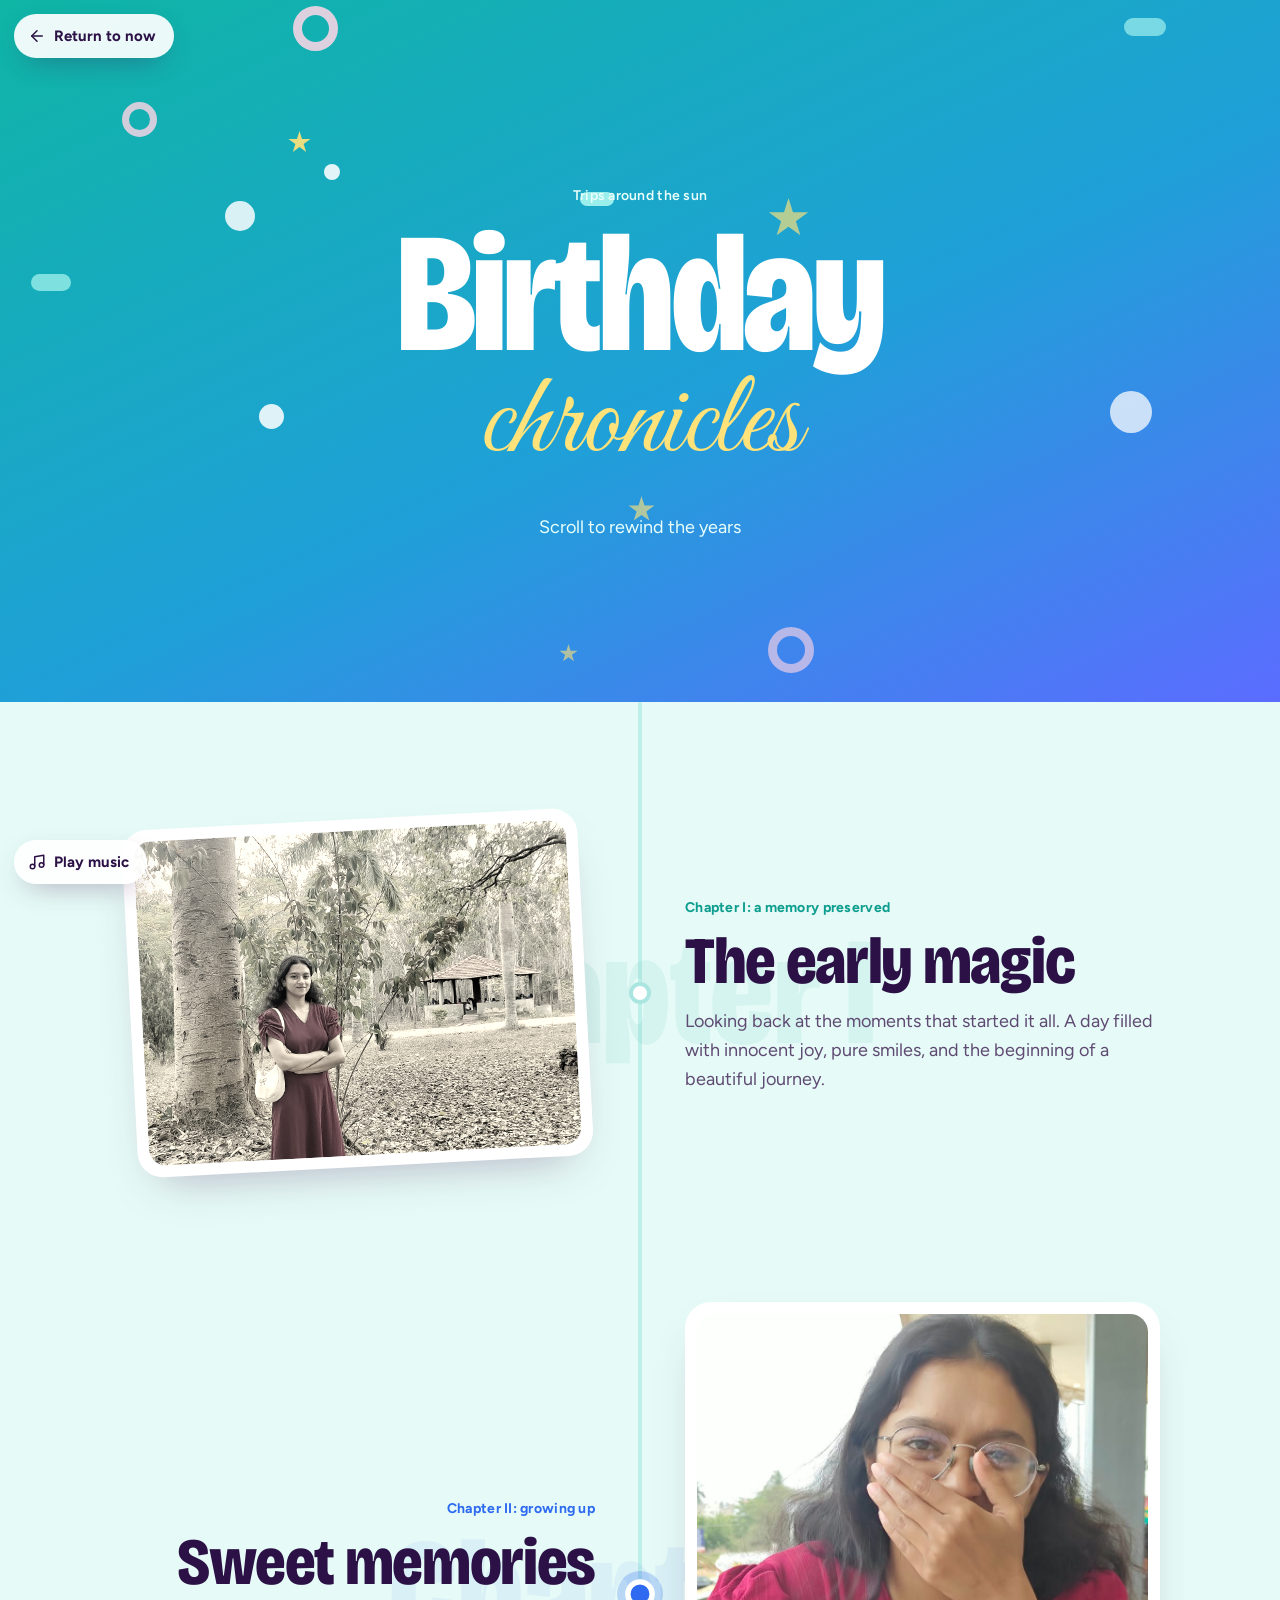
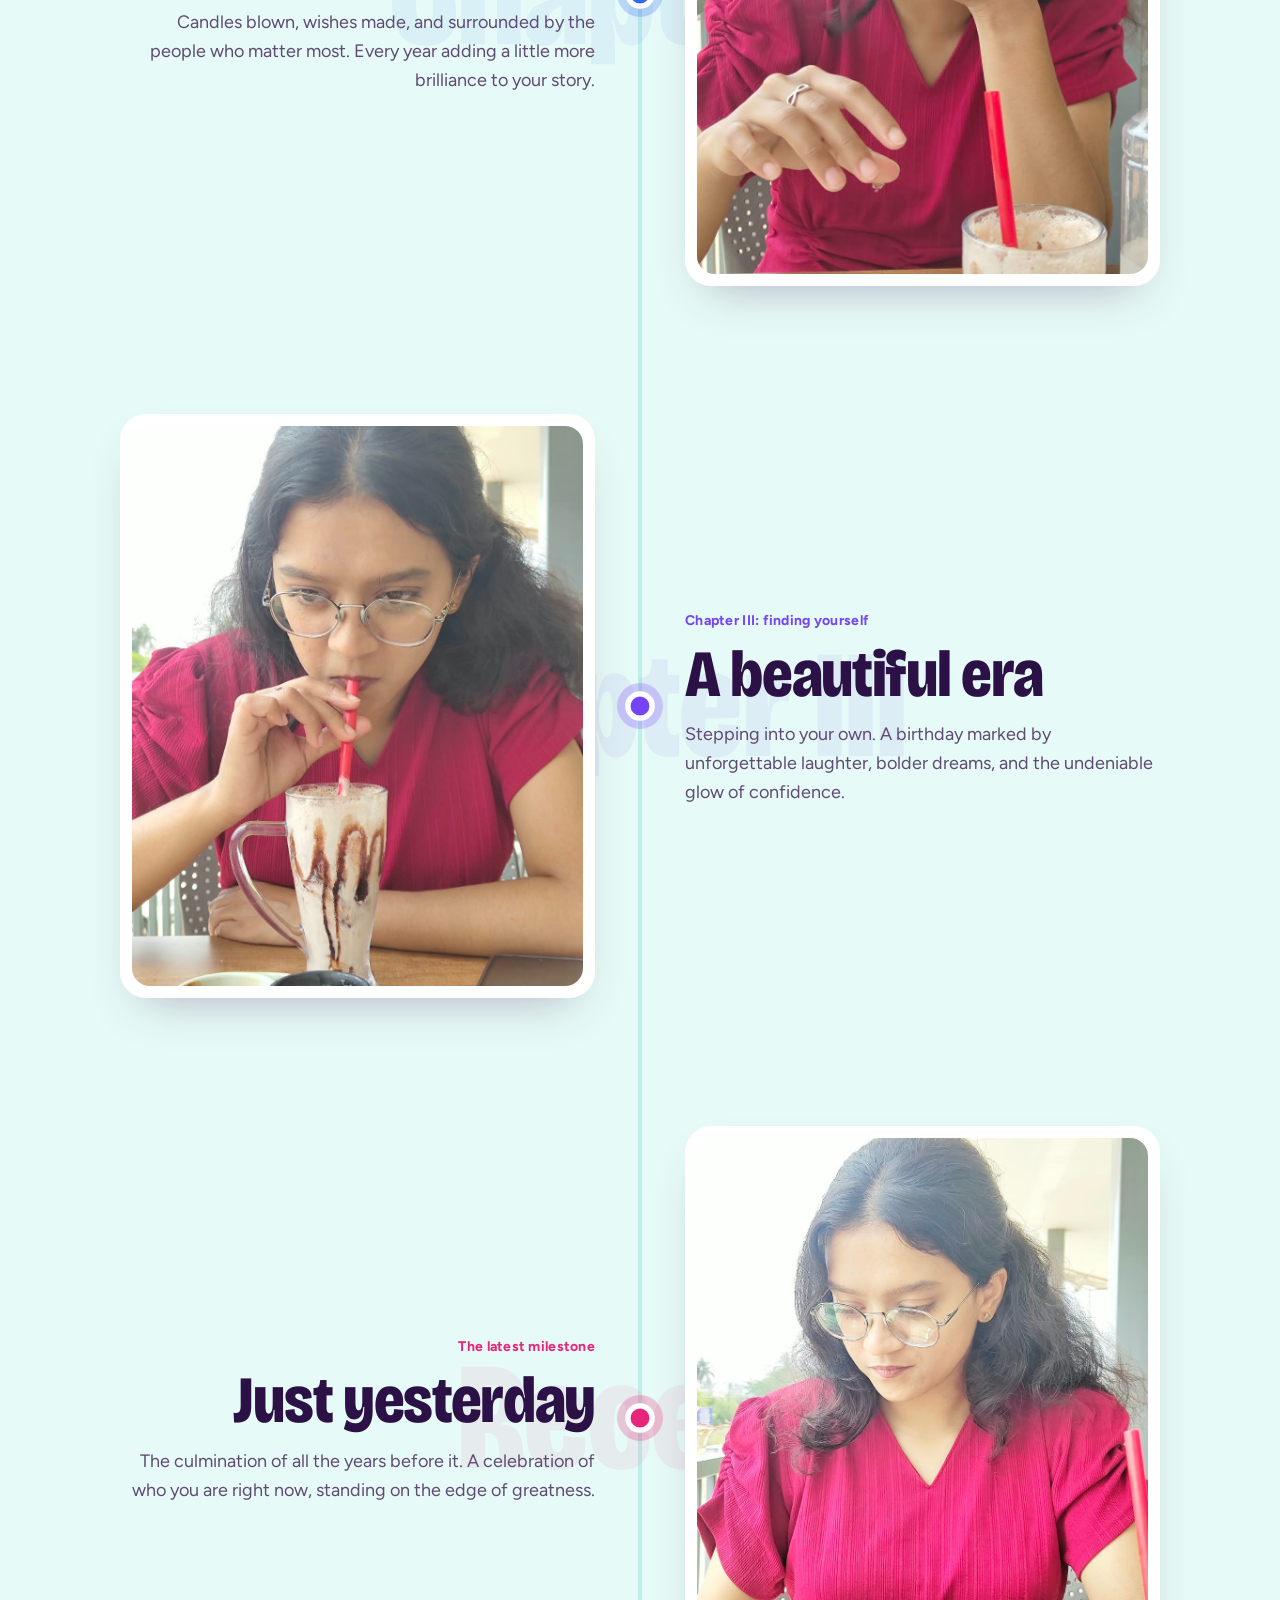
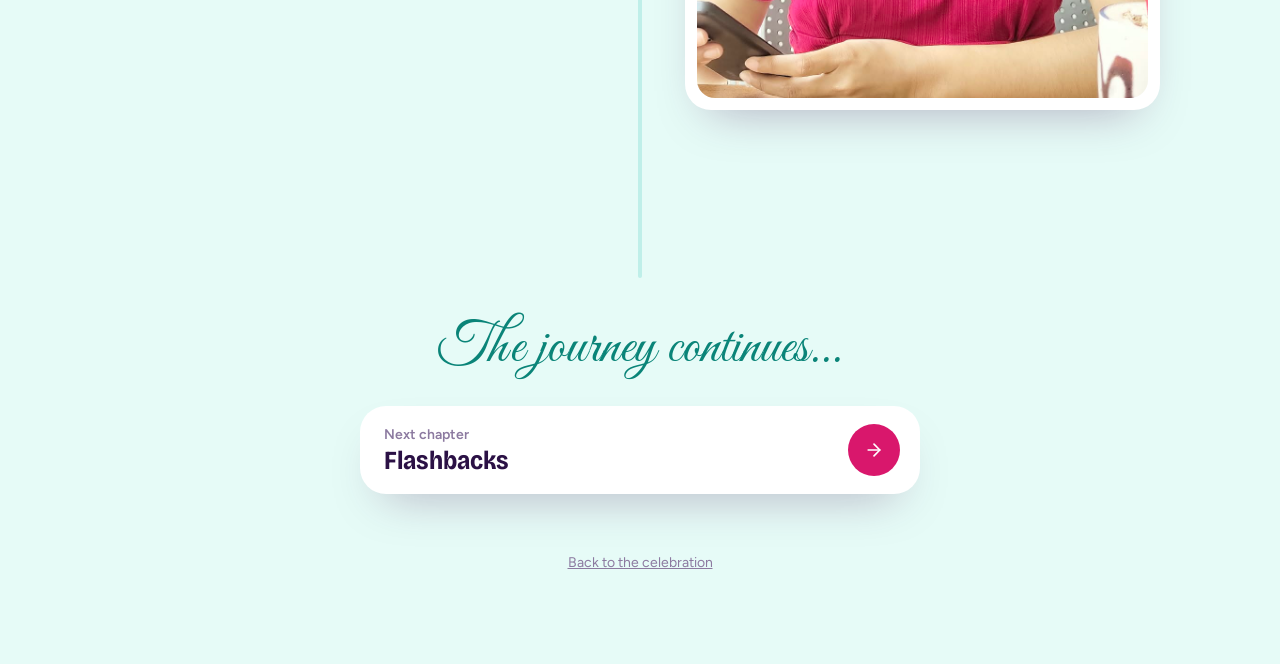
<file: timetravel.html>
<!DOCTYPE html>
<html lang="en">
<head>
<meta charset="utf-8">
<meta name="viewport" content="width=device-width, initial-scale=1, viewport-fit=cover">
<title>Birthday chronicles | Afnan Fathima</title>
<meta name="theme-color" content="#12B0B0">
<link rel="preconnect" href="https://fonts.googleapis.com">
<link rel="preconnect" href="https://fonts.gstatic.com" crossorigin>
<link rel="stylesheet" href="https://fonts.googleapis.com/css2?family=Bricolage+Grotesque:opsz,wdth,wght@12..96,75..100,400..800&family=Figtree:wght@400;500;600;700&family=Great+Vibes&display=swap">
<link rel="stylesheet" href="assets/style.css">
<script>document.documentElement.classList.add('js')</script>
</head>
<body class="pg-time">

  <a class="pill pill-back" href="home.html#timetravel"><svg class="ic" aria-hidden="true"><use href="#i-arrow-left"/></svg>Return to now</a>
  <button class="pill pill-music" id="music" type="button" aria-pressed="false">
    <svg class="ic" aria-hidden="true"><use href="#i-music"/></svg><span class="eq" aria-hidden="true"><i></i><i></i><i></i></span><span class="lbl">Play music</span>
  </button>

  <header class="tt-head">
    <div class="floaters" id="headFloat" aria-hidden="true"></div>
    <div>
      <p class="label">Trips around the sun</p>
      <h1>Birthday <span class="script">chronicles</span></h1>
      <p class="hint">Scroll to rewind the years</p>
    </div>
  </header>

  <main class="timeline" id="timeline">
    <div class="tl-line" aria-hidden="true"><div class="tl-fill" id="fill"></div></div>

    <section class="tl-row" style="--accent:#0E9E8F;--tilt:-3deg">
      <span class="tl-node" aria-hidden="true"></span>
      <span class="tl-bg" aria-hidden="true">Chapter I</span>
      <figure class="tl-card" style="margin:0">
        <img src="media/20.jpg" width="720" height="1280" alt="An early birthday memory" loading="lazy" decoding="async">
      </figure>
      <div class="tl-text reveal">
        <span class="label">Chapter I: a memory preserved</span>
        <h2>The early magic</h2>
        <p class="body">Looking back at the moments that started it all. A day filled with innocent joy, pure smiles, and the beginning of a beautiful journey.</p>
      </div>
    </section>

    <section class="tl-row flip" style="--accent:#2E6BF0;--tilt:3deg">
      <span class="tl-node" aria-hidden="true"></span>
      <span class="tl-bg" aria-hidden="true">Chapter II</span>
      <figure class="tl-card" style="margin:0">
        <img src="media/21.jpg" width="1206" height="904" alt="Growing up" loading="lazy" decoding="async">
      </figure>
      <div class="tl-text reveal">
        <span class="label">Chapter II: growing up</span>
        <h2>Sweet memories</h2>
        <p class="body">Candles blown, wishes made, and surrounded by the people who matter most. Every year adding a little more brilliance to your story.</p>
      </div>
    </section>

    <section class="tl-row" style="--accent:#7444F5;--tilt:-3deg">
      <span class="tl-node" aria-hidden="true"></span>
      <span class="tl-bg" aria-hidden="true">Chapter III</span>
      <figure class="tl-card" style="margin:0">
        <img src="media/22.jpg" width="640" height="1272" alt="Finding yourself" loading="lazy" decoding="async">
      </figure>
      <div class="tl-text reveal">
        <span class="label">Chapter III: finding yourself</span>
        <h2>A beautiful era</h2>
        <p class="body">Stepping into your own. A birthday marked by unforgettable laughter, bolder dreams, and the undeniable glow of confidence.</p>
      </div>
    </section>

    <section class="tl-row flip" style="--accent:#E8257A;--tilt:3deg">
      <span class="tl-node" aria-hidden="true"></span>
      <span class="tl-bg" aria-hidden="true">Recent</span>
      <figure class="tl-card" style="margin:0">
        <img src="media/23.jpg" width="1252" height="834" alt="The latest milestone" loading="lazy" decoding="async">
      </figure>
      <div class="tl-text reveal">
        <span class="label">The latest milestone</span>
        <h2>Just yesterday</h2>
        <p class="body">The culmination of all the years before it. A celebration of who you are right now, standing on the edge of greatness.</p>
      </div>
    </section>
  </main>

  <section class="tt-end">
    <p class="script">The journey continues...</p>
    <a class="next" href="memories.html">
      <span class="n-text"><small>Next chapter</small><strong>Flashbacks</strong></span>
      <span class="n-go" style="background:var(--pink-d)"><svg class="ic" aria-hidden="true"><use href="#i-arrow-right"/></svg></span>
    </a>
  </section>
  <p class="footer-note"><a href="home.html#timetravel">Back to the celebration</a></p>

<script src="assets/app.js"></script>
<script>
(function(){
  App.floaters(App.$('#headFloat'), { count: 14, seed: 21, colors: ['#FFFFFF', '#FFE27A', '#FFD6E7', '#B9FFF4'], shapes: ['dot', 'star', 'ring', 'pill'] });
  App.music(App.$('#music'), 'media/finding-her.mp3', { volume: .6 });

  /* progress line follows the scroll (one update per frame) */
  const tl = App.$('#timeline'), fill = App.$('#fill');
  let queued = false;
  function update(){
    queued = false;
    const r = tl.getBoundingClientRect(), p = Math.min(1, Math.max(0, (innerHeight * .55 - r.top) / r.height));
    fill.style.transform = 'scaleY(' + p.toFixed(4) + ')';
  }
  addEventListener('scroll', () => { if (!queued){ queued = true; requestAnimationFrame(update); } }, { passive: true });
  addEventListener('resize', update, { passive: true });
  update();

  /* each memory wakes up in color when it reaches the middle of the screen */
  App.$$('.tl-row').forEach(row => {
    App.onView(row, () => row.classList.add('awake', 'active'), e => { if (e.boundingClientRect.top > 0) row.classList.remove('active'); }, { rootMargin: '-40% 0px -40% 0px' });
  });
})();
</script>
</body>
</html>
</file>
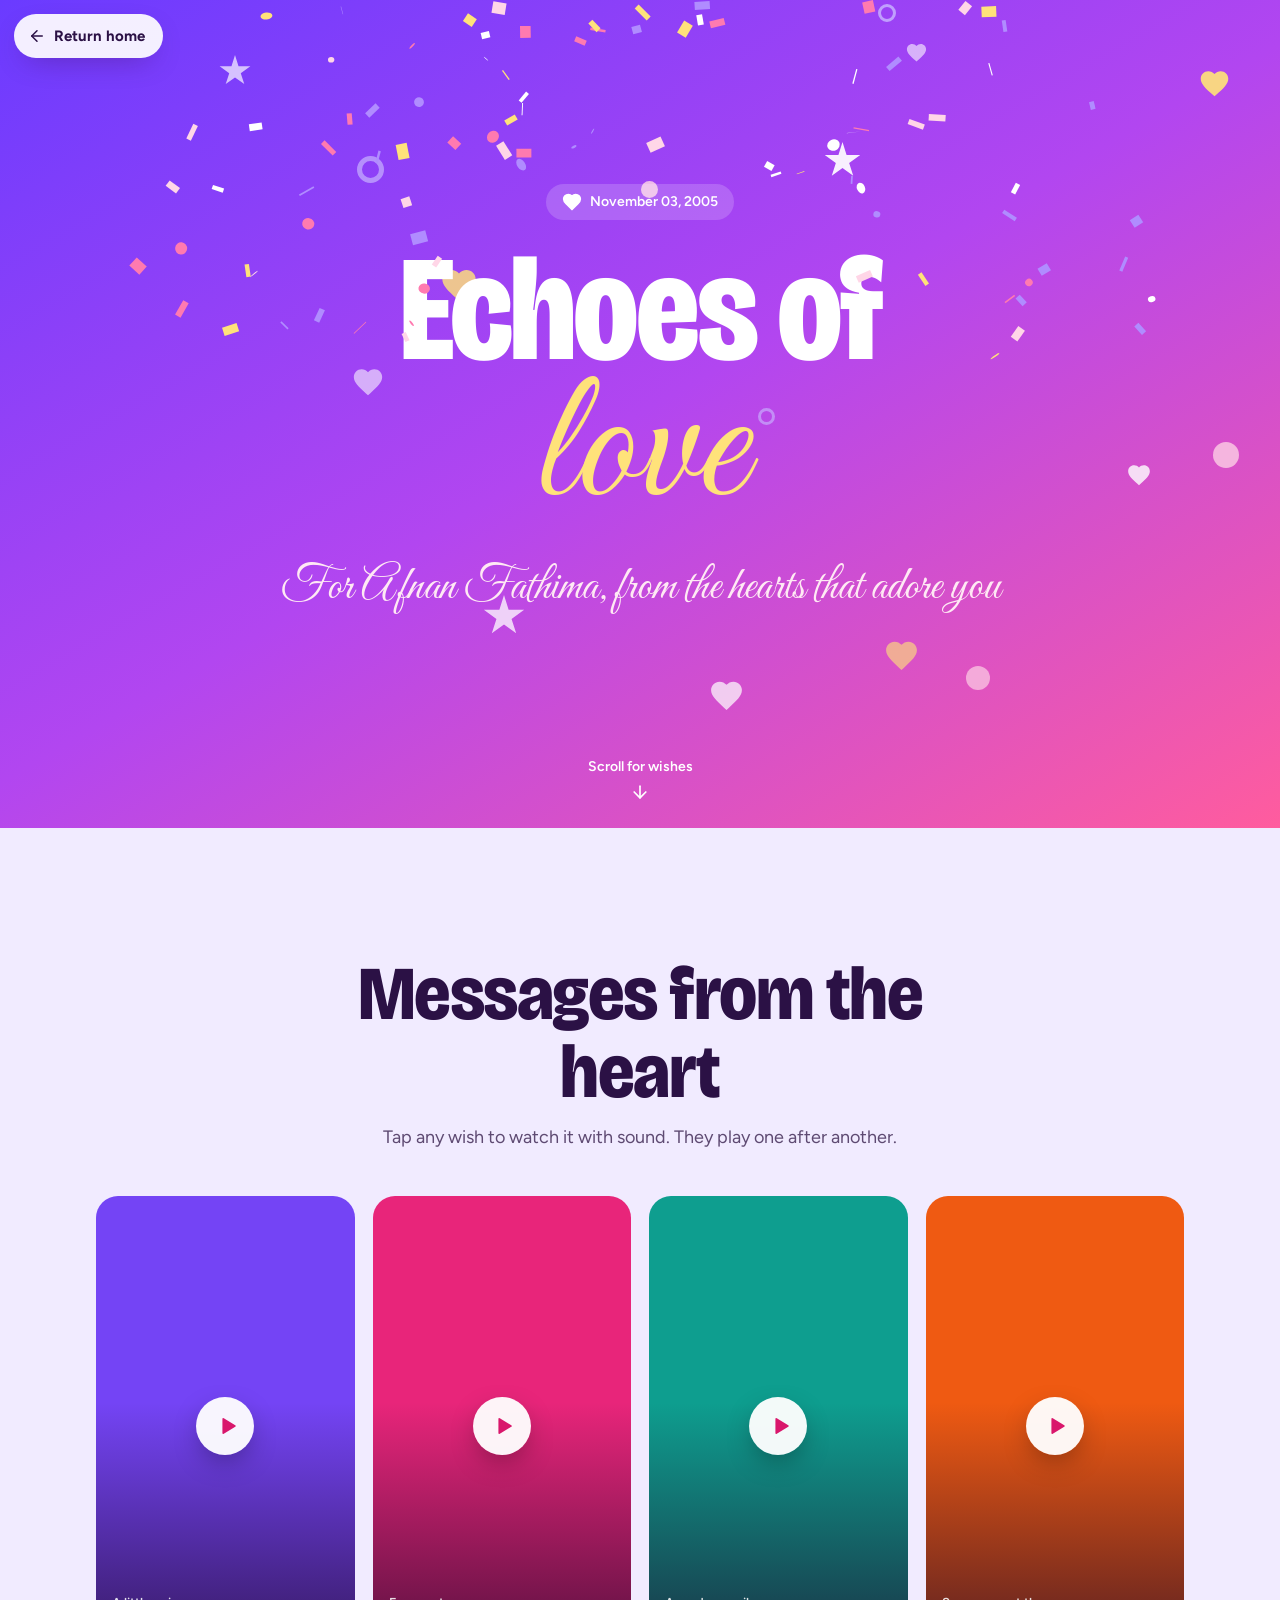
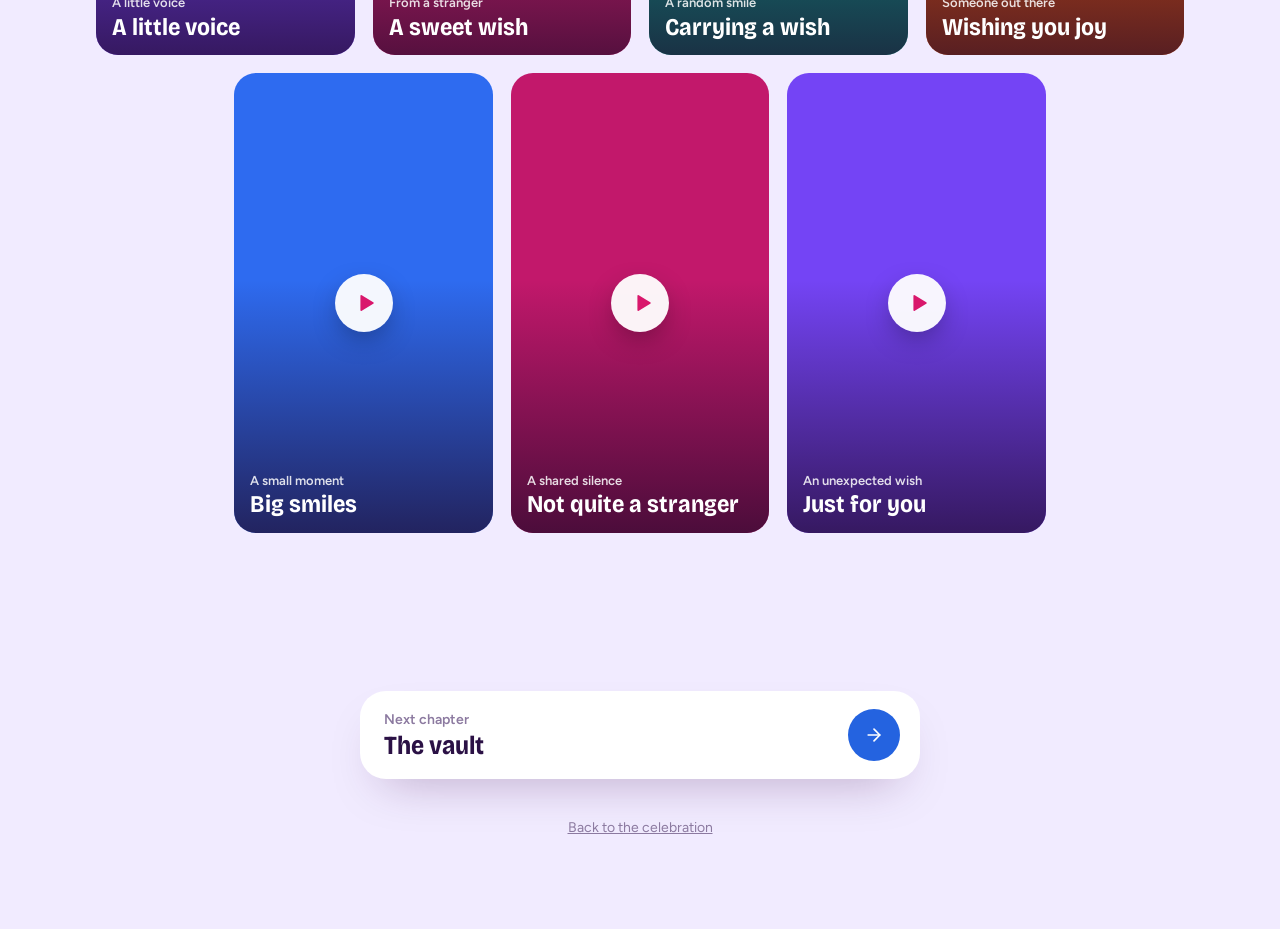
<file: wishes.html>
<!DOCTYPE html>
<html lang="en">
<head>
<meta charset="utf-8">
<meta name="viewport" content="width=device-width, initial-scale=1, viewport-fit=cover">
<title>Echoes of love | Afnan Fathima's birthday wishes</title>
<meta name="theme-color" content="#8A42F6">
<link rel="preconnect" href="https://fonts.googleapis.com">
<link rel="preconnect" href="https://fonts.gstatic.com" crossorigin>
<link rel="stylesheet" href="https://fonts.googleapis.com/css2?family=Bricolage+Grotesque:opsz,wdth,wght@12..96,75..100,400..800&family=Figtree:wght@400;500;600;700&family=Great+Vibes&display=swap">
<link rel="stylesheet" href="assets/style.css">
<script>document.documentElement.classList.add('js')</script>
</head>
<body class="pg-wish">

  <a class="pill pill-back" href="home.html#wishes"><svg class="ic" aria-hidden="true"><use href="#i-arrow-left"/></svg>Return home</a>

  <header class="w-hero">
    <div class="floaters" id="hearts" aria-hidden="true"></div>
    <div>
      <span class="chip"><svg class="ic" aria-hidden="true"><use href="#i-heart"/></svg>November 03, 2005</span>
      <h1>Echoes of <span class="script">love</span></h1>
      <p class="for">For Afnan Fathima, from the hearts that adore you</p>
    </div>
    <a class="scroll-cue" href="#wishList">Scroll for wishes<svg class="ic" aria-hidden="true"><use href="#i-arrow-down"/></svg></a>
  </header>

  <section class="section" id="wishList">
    <div class="wrap">
      <div class="sec-head reveal">
        <h2>Messages from the heart</h2>
        <p class="sub">Tap any wish to watch it with sound. They play one after another.</p>
      </div>
      <div class="wgrid">
        <button class="vtile reveal" type="button" data-group="wishes" data-video="media/videos/h4.mp4" data-ratio="0.554" data-title="A little voice">
          <video data-src="media/videos/h4.mp4" data-auto muted loop playsinline></video><span class="shade"></span>
          <span class="play" aria-hidden="true"><svg class="ic"><use href="#i-play"/></svg></span>
          <span class="meta"><small>A little voice</small><strong>A little voice</strong></span>
        </button>
        <button class="vtile reveal" type="button" style="--d:.05s" data-group="wishes" data-video="media/videos/h2.mp4" data-ratio="0.554" data-title="A sweet wish">
          <video data-src="media/videos/h2.mp4" data-auto muted loop playsinline></video><span class="shade"></span>
          <span class="play" aria-hidden="true"><svg class="ic"><use href="#i-play"/></svg></span>
          <span class="meta"><small>From a stranger</small><strong>A sweet wish</strong></span>
        </button>
        <button class="vtile reveal" type="button" style="--d:.1s" data-group="wishes" data-video="media/videos/h1.mp4" data-ratio="0.554" data-title="Carrying a wish">
          <video data-src="media/videos/h1.mp4" data-auto muted loop playsinline></video><span class="shade"></span>
          <span class="play" aria-hidden="true"><svg class="ic"><use href="#i-play"/></svg></span>
          <span class="meta"><small>A random smile</small><strong>Carrying a wish</strong></span>
        </button>
        <button class="vtile reveal" type="button" style="--d:.15s" data-group="wishes" data-video="media/videos/h5.mp4" data-ratio="0.562" data-title="Wishing you joy">
          <video data-src="media/videos/h5.mp4" data-auto muted loop playsinline></video><span class="shade"></span>
          <span class="play" aria-hidden="true"><svg class="ic"><use href="#i-play"/></svg></span>
          <span class="meta"><small>Someone out there</small><strong>Wishing you joy</strong></span>
        </button>
        <button class="vtile reveal" type="button" data-group="wishes" data-video="media/videos/h6.mp4" data-ratio="0.562" data-title="Big smiles">
          <video data-src="media/videos/h6.mp4" data-auto muted loop playsinline></video><span class="shade"></span>
          <span class="play" aria-hidden="true"><svg class="ic"><use href="#i-play"/></svg></span>
          <span class="meta"><small>A small moment</small><strong>Big smiles</strong></span>
        </button>
        <button class="vtile reveal" type="button" style="--d:.05s" data-group="wishes" data-video="media/videos/h7.mp4" data-ratio="0.562" data-title="Not quite a stranger">
          <video data-src="media/videos/h7.mp4" data-auto muted loop playsinline></video><span class="shade"></span>
          <span class="play" aria-hidden="true"><svg class="ic"><use href="#i-play"/></svg></span>
          <span class="meta"><small>A shared silence</small><strong>Not quite a stranger</strong></span>
        </button>
        <button class="vtile reveal" type="button" style="--d:.1s" data-group="wishes" data-video="media/videos/h3.mp4" data-ratio="0.554" data-title="Just for you">
          <video data-src="media/videos/h3.mp4" data-auto muted loop playsinline></video><span class="shade"></span>
          <span class="play" aria-hidden="true"><svg class="ic"><use href="#i-play"/></svg></span>
          <span class="meta"><small>An unexpected wish</small><strong>Just for you</strong></span>
        </button>
      </div>
    </div>
  </section>

  <section class="w-end">
    <a class="next" href="gallery.html">
      <span class="n-text"><small>Next chapter</small><strong>The vault</strong></span>
      <span class="n-go" style="background:var(--sky-d)"><svg class="ic" aria-hidden="true"><use href="#i-arrow-right"/></svg></span>
    </a>
  </section>
  <p class="footer-note"><a href="home.html#wishes">Back to the celebration</a></p>

<script src="assets/app.js"></script>
<script>
(function(){
  App.floaters(App.$('#hearts'), { count: 16, seed: 13, shapes: ['heart', 'dot', 'heart', 'star', 'ring'], colors: ['#FFFFFF', '#FFD6E7', '#FFE27A', '#FFFFFF', '#C9B6FF'] });
  window.addEventListener('load', () => setTimeout(() => App.confetti.burst(innerWidth / 2, innerHeight * .35, 120, ['#FFFFFF', '#FFD6E7', '#FFE27A', '#B08CFF', '#FF7AB0']), 700));
})();
</script>
</body>
</html>
</file>
<file: assets/style.css>
/* =====================================================================
   Afnan Fathima birthday site: shared styles
   One file for every page so it is cached after the first visit.
   Animations only use transform and opacity so they stay smooth.
   ===================================================================== */

:root{
  --ink:#2B1145; --ink-2:#5E4A72; --ink-3:#8C7AA0;
  --pink:#FF3E8A; --pink-d:#D9176C; --pink-l:#FFD6E7; --pink-xl:#FFF0F6;
  --orange:#FF7A33; --orange-l:#FFE0CC;
  --sun:#FFC43D; --sun-l:#FFF0C2;
  --teal:#12B8A6; --teal-d:#0A8478; --teal-l:#CCF4EE;
  --violet:#7C4DFF; --violet-d:#6233E6; --violet-l:#E8DEFF;
  --sky:#3D8BFF; --sky-d:#2463E0; --sky-l:#DCE9FF;
  --font-display:"Bricolage Grotesque","Arial Narrow",system-ui,sans-serif;
  --font-script:"Great Vibes","Brush Script MT",cursive;
  --font-body:"Figtree","Segoe UI",system-ui,-apple-system,sans-serif;
  --ease:cubic-bezier(.2,.8,.2,1);
  --spring:cubic-bezier(.2,.9,.25,1.25);
  --r:22px;
  --shadow:0 22px 50px -24px rgba(60,10,70,.35);
  --shadow-sm:0 10px 26px -14px rgba(60,10,70,.35);
  --safe-t:env(safe-area-inset-top,0px); --safe-b:env(safe-area-inset-bottom,0px);
}

/* ---------- base ---------- */
*,*::before,*::after{box-sizing:border-box}
html{-webkit-text-size-adjust:100%;scroll-behavior:smooth}
body{margin:0;font-family:var(--font-body);font-size:17px;line-height:1.6;color:var(--ink);background:#fff;overflow-x:hidden;-webkit-font-smoothing:antialiased;-webkit-tap-highlight-color:transparent}
img,video{display:block;max-width:100%}
h1,h2,h3,h4{margin:0;font-family:var(--font-display);font-weight:800;line-height:1.02;letter-spacing:-.02em;font-variation-settings:"wdth" 88}
p{margin:0}
a{color:inherit}
button{font:inherit;color:inherit}
:focus-visible{outline:3px solid var(--violet);outline-offset:3px;border-radius:10px}
@view-transition{navigation:auto}
::view-transition-old(root),::view-transition-new(root){animation-duration:.38s}

.script{font-family:var(--font-script);font-weight:400;letter-spacing:0;line-height:1.1}
.wrap{width:100%;max-width:1160px;margin:0 auto;padding:0 clamp(18px,4vw,36px)}
.center{text-align:center}
.label{display:inline-block;font-size:14px;font-weight:600;letter-spacing:.02em;color:var(--ink-2)}
.chip{display:inline-flex;align-items:center;gap:8px;padding:7px 16px;border-radius:999px;font-size:14px;font-weight:600;background:#fff;color:var(--ink);box-shadow:var(--shadow-sm)}
.ic{width:20px;height:20px;flex:none}
.sr-only{position:absolute;width:1px;height:1px;overflow:hidden;clip:rect(0 0 0 0);white-space:nowrap}

/* reveal on scroll (added by app.js) */
.js .reveal{opacity:0;transform:translateY(26px);transition:opacity .8s ease,transform .9s var(--ease);transition-delay:var(--d,0s)}
.js .reveal.in{opacity:1;transform:none}

/* multicolor letters */
.ch{display:inline-block}
.pop .ch{animation:pop .9s var(--spring) both;animation-delay:calc(var(--start,.2s) + var(--i) * 55ms)}
@keyframes pop{from{opacity:0;transform:translateY(.4em) rotate(10deg) scale(.7)}to{opacity:1;transform:none}}
.word{display:inline-block;white-space:nowrap}

/* ---------- buttons ---------- */
.btn{appearance:none;border:0;cursor:pointer;display:inline-flex;align-items:center;justify-content:center;gap:10px;min-height:52px;padding:0 26px;border-radius:999px;font-weight:700;font-size:16px;text-decoration:none;transition:transform .2s var(--ease),box-shadow .2s ease,background .2s ease}
.btn .ic{width:19px;height:19px}
.btn:active{transform:scale(.97)}
.btn-pink{background:var(--pink-d);color:#fff;box-shadow:0 14px 28px -12px rgba(217,23,108,.75)}
.btn-pink:hover{transform:translateY(-2px)}
.btn-violet{background:var(--violet-d);color:#fff;box-shadow:0 14px 28px -12px rgba(98,51,230,.7)}
.btn-violet:hover{transform:translateY(-2px)}
.btn-teal{background:var(--teal-d);color:#fff;box-shadow:0 14px 28px -12px rgba(10,132,120,.7)}
.btn-teal:hover{transform:translateY(-2px)}
.btn-sky{background:var(--sky-d);color:#fff;box-shadow:0 14px 28px -12px rgba(36,99,224,.7)}
.btn-sky:hover{transform:translateY(-2px)}
.btn-sun{background:var(--sun);color:var(--ink);box-shadow:0 14px 28px -12px rgba(230,160,0,.8)}
.btn-sun:hover{transform:translateY(-2px)}
.btn-white{background:#fff;color:var(--ink);box-shadow:var(--shadow-sm)}
.btn-white:hover{transform:translateY(-2px)}
.btn-ghost{background:rgba(255,255,255,.18);color:#fff;box-shadow:inset 0 0 0 1.5px rgba(255,255,255,.6)}
.btn-ghost:hover{background:rgba(255,255,255,.28)}
.btn:disabled{opacity:.55;cursor:default;transform:none}
.btn-row{display:flex;flex-wrap:wrap;gap:12px;justify-content:center}

/* round icon button (dark overlays) */
.rbtn{appearance:none;border:0;width:48px;height:48px;flex:none;border-radius:50%;display:grid;place-items:center;cursor:pointer;background:rgba(255,255,255,.14);color:#fff;transition:background .2s,transform .2s}
.rbtn:hover{background:rgba(255,255,255,.26)}
.rbtn:active{transform:scale(.94)}
.rbtn .ic{width:22px;height:22px}

/* fixed pills: back + music */
.pill{position:fixed;z-index:40;display:inline-flex;align-items:center;gap:8px;min-height:44px;padding:0 18px 0 14px;border:0;border-radius:999px;background:rgba(255,255,255,.92);color:var(--ink);font-weight:700;font-size:15px;text-decoration:none;cursor:pointer;box-shadow:0 10px 30px -12px rgba(60,10,70,.45);transition:transform .2s var(--ease)}
.pill:hover{transform:translateY(-1px)}
.pill:active{transform:scale(.96)}
.pill .ic{width:18px;height:18px}
.pill-back{top:calc(14px + var(--safe-t));left:14px}
.pill-music{bottom:calc(16px + var(--safe-b));left:14px}
.pill-music[aria-pressed="true"]{background:var(--pink-d);color:#fff}
@media (max-width:600px){.pill-music{padding:0;width:48px;justify-content:center}.pill-music .lbl{position:absolute;width:1px;height:1px;overflow:hidden;clip:rect(0 0 0 0);white-space:nowrap}}
.pill-music .eq{display:none;gap:2px;align-items:flex-end;height:14px}
.pill-music .eq i{display:block;width:3px;height:100%;background:currentColor;border-radius:2px;transform-origin:bottom;animation:eq 1s ease-in-out infinite}
.pill-music .eq i:nth-child(2){animation-delay:-.4s}
.pill-music .eq i:nth-child(3){animation-delay:-.7s}
.pill-music[aria-pressed="true"] .eq{display:inline-flex}
.pill-music[aria-pressed="true"] .ic{display:none}
@keyframes eq{0%,100%{transform:scaleY(.3)}50%{transform:scaleY(1)}}

/* ---------- floating shapes (generated by App.floaters) ---------- */
.floaters{position:absolute;inset:0;overflow:hidden;pointer-events:none;z-index:0}
.fl{position:absolute;left:var(--x);top:var(--y);width:var(--s);height:var(--s);background:var(--c);opacity:var(--o,.9);animation:drift var(--dur) ease-in-out var(--delay) infinite alternate;will-change:transform}
.fl-dot{border-radius:50%}
.fl-ring{border-radius:50%;background:transparent;border:calc(var(--s) * .2) solid var(--c)}
.fl-star{clip-path:polygon(50% 0,61% 35%,98% 35%,68% 57%,79% 91%,50% 70%,21% 91%,32% 57%,2% 35%,39% 35%)}
.fl-tri{clip-path:polygon(50% 0,100% 100%,0 100%)}
.fl-pill{border-radius:999px;height:calc(var(--s) * .42)}
.fl-heart{-webkit-mask:url("data:image/svg+xml,%3Csvg xmlns='http://www.w3.org/2000/svg' viewBox='0 0 24 24'%3E%3Cpath d='M12 21.35l-1.45-1.32C5.4 15.36 2 12.28 2 8.5 2 5.42 4.42 3 7.5 3c1.74 0 3.41.81 4.5 2.09C13.09 3.81 14.76 3 16.5 3 19.58 3 22 5.42 22 8.5c0 3.78-3.4 6.86-8.55 11.54L12 21.35z'/%3E%3C/svg%3E") center/contain no-repeat;mask:url("data:image/svg+xml,%3Csvg xmlns='http://www.w3.org/2000/svg' viewBox='0 0 24 24'%3E%3Cpath d='M12 21.35l-1.45-1.32C5.4 15.36 2 12.28 2 8.5 2 5.42 4.42 3 7.5 3c1.74 0 3.41.81 4.5 2.09C13.09 3.81 14.76 3 16.5 3 19.58 3 22 5.42 22 8.5c0 3.78-3.4 6.86-8.55 11.54L12 21.35z'/%3E%3C/svg%3E") center/contain no-repeat}
@keyframes drift{from{transform:translate3d(0,0,0) rotate(0)}to{transform:translate3d(var(--dx),var(--dy),0) rotate(var(--rot))}}

/* ---------- photos ---------- */
.photo{position:relative;overflow:hidden;border-radius:var(--r);background:var(--pink-l)}
.photo img{width:100%;height:100%;object-fit:cover;transition:transform .7s var(--ease)}
button.photo{appearance:none;border:0;padding:0;cursor:zoom-in;display:block;width:100%}
@media (hover:hover){button.photo:hover img{transform:scale(1.04)}}

/* ---------- video tiles ---------- */
.vtile{position:relative;overflow:hidden;border-radius:var(--r);background:#2B1145;color:#fff;border:0;padding:0;cursor:pointer;display:block;width:100%;text-align:left;isolation:isolate}
.vtile video{position:absolute;inset:0;width:100%;height:100%;object-fit:cover;z-index:0;pointer-events:none;transition:transform .7s var(--ease)}
@media (hover:hover){.vtile:hover video{transform:scale(1.04)}}
.vtile .shade{position:absolute;inset:0;z-index:1;background:linear-gradient(180deg,rgba(30,8,40,0) 45%,rgba(30,8,40,.72));pointer-events:none}
.vtile .play{position:absolute;z-index:2;left:50%;top:50%;width:58px;height:58px;margin:-29px 0 0 -29px;border-radius:50%;background:rgba(255,255,255,.95);color:var(--pink-d);display:grid;place-items:center;box-shadow:0 10px 30px -8px rgba(0,0,0,.45);transition:transform .3s var(--ease)}
.vtile .play .ic{width:22px;height:22px;margin-left:3px}
.vtile:hover .play{transform:scale(1.08)}
.vtile .meta{position:absolute;z-index:2;left:16px;right:16px;bottom:14px;pointer-events:none}
.vtile .meta small{display:block;font-size:13px;font-weight:600;opacity:.85}
.vtile .meta strong{display:block;font-family:var(--font-display);font-size:clamp(18px,2.2vw,24px);line-height:1.15;font-variation-settings:"wdth" 90}

/* rotated (portrait) videos that display sideways in the player */
.vtile.flip{aspect-ratio:auto}
.vtile.flip video{transform:rotate(-90deg) scale(1.28)}
.vtile.flip .shade{z-index:1}
/* film tiles */
.vtile.film.flip{aspect-ratio:auto;height:clamp(360px,62vw,560px)}
.vtile.film.flip video{transform:rotate(-90deg) scale(1.75)}
/* screening-room tiles */
#screenGrid .vtile.flip{aspect-ratio:auto;height:420px}
#screenGrid .vtile.flip video{transform:rotate(-90deg) scale(1.55)}
/* modal overlay — apply the same rotation to any video that came from a flip tile */
.vmodal[data-flip="1"] .ov-stage video{transform:rotate(-90deg)}
.vmodal.open[data-flip="1"] .ov-stage video{transform:rotate(-90deg)}

/* ---------- video player overlay ---------- */
.vmodal,.lightbox{position:fixed;inset:0;z-index:80;display:grid;grid-template-rows:auto minmax(0,1fr) auto;background:#1A0826;padding:var(--safe-t) 0 var(--safe-b);opacity:0;visibility:hidden;transition:opacity .28s ease,visibility 0s .28s}
.vmodal.open,.lightbox.open{opacity:1;visibility:visible;transition:opacity .28s ease}
.ov-top{display:flex;align-items:center;justify-content:space-between;padding:10px 12px 10px 20px;color:#fff}
.ov-count{font-size:14px;opacity:.75;font-variant-numeric:tabular-nums}
.ov-stage{display:flex;align-items:center;justify-content:center;min-height:0;overflow:hidden}
.ov-stage video,.ov-stage img{display:block;border-radius:14px;background:#000;transform:scale(.96);transition:transform .35s var(--ease)}
.open .ov-stage video,.open .ov-stage img{transform:none}
.ov-stage img{object-fit:contain;user-select:none;-webkit-user-drag:none}
.ov-bar{display:flex;align-items:center;gap:12px;width:100%;max-width:860px;margin:0 auto;padding:12px 12px 16px;color:#fff}
.ov-title{flex:1;text-align:center;font-weight:600;font-size:16px;min-height:1.4em}

/* ---------- confetti / toast ---------- */
.confetti-canvas{position:fixed;inset:0;width:100%;height:100%;pointer-events:none;z-index:90}
.toast{position:fixed;left:50%;bottom:calc(84px + var(--safe-b));transform:translate(-50%,16px);z-index:95;background:var(--ink);color:#fff;padding:12px 20px;border-radius:999px;font-weight:600;font-size:15px;opacity:0;pointer-events:none;transition:opacity .25s,transform .25s;max-width:90vw;text-align:center}
.toast.show{opacity:1;transform:translate(-50%,0)}

/* ---------- shared section pieces ---------- */
.section{position:relative;padding:clamp(72px,10vw,130px) 0;overflow:hidden}
.sec-head{text-align:center;max-width:720px;margin:0 auto 44px;position:relative;z-index:1}
.sec-head h2{font-size:clamp(40px,6.4vw,76px)}
.sec-head .script{font-size:clamp(28px,3.6vw,40px);margin-top:6px}
.sec-head p.sub{margin-top:12px;color:var(--ink-2);font-size:18px}

/* next chapter card at the end of each page */
.next{display:flex;align-items:center;gap:18px;text-align:left;max-width:560px;margin:0 auto;padding:18px 20px 18px 24px;border-radius:26px;background:#fff;color:var(--ink);text-decoration:none;box-shadow:var(--shadow);transition:transform .25s var(--ease)}
.next:hover{transform:translateY(-3px)}
.next .n-text{flex:1;min-width:0}
.next small{display:block;color:var(--ink-3);font-weight:600;font-size:14px}
.next strong{display:block;font-family:var(--font-display);font-size:26px;line-height:1.1;font-variation-settings:"wdth" 88}
.next .n-go{width:52px;height:52px;border-radius:50%;display:grid;place-items:center;color:#fff;background:var(--pink-d);flex:none}

.footer-note{text-align:center;color:var(--ink-3);font-size:14px;padding:28px 20px calc(90px + var(--safe-b))}

/* =====================================================================
   PAGE: invitation (index.html)
   ===================================================================== */
.pg-invite{min-height:100vh;min-height:100svh;display:grid;place-items:center;padding:24px;background:linear-gradient(140deg,#FF3E8A 0%,#FF6A4D 42%,#FFB43D 100%);overflow:hidden}
.pg-invite .floaters{position:fixed}
.invite{position:relative;z-index:1;width:min(372px,100%);perspective:1200px}
.invite-card{position:relative;min-height:540px;border-radius:34px;background:#fff;box-shadow:0 44px 90px -34px rgba(110,10,50,.6);display:grid;place-items:center;text-align:center;padding:40px 28px;overflow:hidden;transform-style:preserve-3d;transition:transform .5s var(--ease),opacity .45s ease}
.invite-card.leaving{transform:scale(1.08) !important;opacity:0}
.corner{position:absolute;width:86px;height:86px;border-radius:50%;transition:transform .7s var(--spring)}
.c-tl{top:-43px;left:-43px;background:var(--sun)}
.c-tr{top:-43px;right:-43px;background:var(--teal)}
.c-bl{bottom:-43px;left:-43px;background:var(--violet)}
.c-br{bottom:-43px;right:-43px;background:var(--pink)}
.opened .c-tl{transform:translate(-10px,-10px) scale(1.25)}
.opened .c-tr{transform:translate(10px,-10px) scale(1.25)}
.opened .c-bl{transform:translate(-10px,10px) scale(1.25)}
.opened .c-br{transform:translate(10px,10px) scale(1.25)}
.state{grid-area:1/1;display:flex;flex-direction:column;align-items:center;transition:opacity .5s ease,transform .6s var(--ease)}
.invite-card > .state{grid-row:1;grid-column:1}
.state-open{opacity:0;transform:translateY(16px);pointer-events:none}
.opened .state-seal{opacity:0;transform:scale(.6);pointer-events:none}
.opened .state-open{opacity:1;transform:none;pointer-events:auto;transition-delay:.25s}
.seal{appearance:none;border:0;cursor:pointer;position:relative;width:132px;height:132px;border-radius:50%;background:radial-gradient(circle at 32% 28%,#FF8CBE 0%,#E8257A 55%,#B80F5C 100%);color:#fff;display:grid;place-items:center;box-shadow:0 20px 44px -14px rgba(217,23,108,.75);transition:transform .35s var(--spring);margin-bottom:34px}
.seal:hover{transform:scale(1.06)}
.seal:active{transform:scale(.95)}
.seal .ic{width:50px;height:50px}
.seal::before,.seal::after{content:"";position:absolute;border-radius:50%;pointer-events:none;animation:spin 16s linear infinite}
.seal::before{inset:-14px;border:2.5px dashed var(--sun)}
.seal::after{inset:-30px;border:2.5px dotted var(--teal);animation-duration:24s;animation-direction:reverse}
@keyframes spin{to{transform:rotate(360deg)}}
.seal-title{font-family:var(--font-display);font-weight:800;font-size:28px;font-variation-settings:"wdth" 88}
.seal-sub{color:var(--ink-2);margin-top:4px}
.inv-label{color:var(--pink-d);font-weight:700;font-size:15px}
.inv-name{font-size:clamp(50px,15vw,66px);line-height:.95;margin:10px 0 14px;font-variation-settings:"wdth" 80}
.inv-script{font-size:32px;color:var(--violet-d)}
.inv-text{color:var(--ink-2);margin:8px 0 28px}
@media (max-height:620px){.invite-card{min-height:480px;padding:28px 22px}.seal{width:112px;height:112px}}

/* =====================================================================
   PAGE: home (home.html)
   ===================================================================== */
.pg-home{background:#FFF7FB}
.hero{position:relative;min-height:100vh;min-height:100svh;display:grid;place-items:center;text-align:center;padding:90px 20px 110px;overflow:hidden;isolation:isolate;
  background:radial-gradient(55% 45% at 12% 18%,#FFC9DF 0%,rgba(255,201,223,0) 70%),radial-gradient(50% 45% at 88% 22%,#FFE1A8 0%,rgba(255,225,168,0) 70%),radial-gradient(55% 50% at 78% 88%,#D9CCFF 0%,rgba(217,204,255,0) 70%),radial-gradient(50% 45% at 18% 86%,#C2F2E9 0%,rgba(194,242,233,0) 70%),#FFF7FB}
.hero-inner{position:relative;z-index:1;max-width:1100px}
.hero-hb{font-size:clamp(46px,8vw,96px);color:var(--pink-d);animation:rise .9s var(--ease) .15s both}
.hero-label{font-size:16px;margin-top:4px;animation:rise .8s var(--ease) .3s both}
.hero-name{font-size:clamp(66px,23vw,214px);line-height:.86;letter-spacing:.005em;margin:14px 0 26px;font-variation-settings:"wdth" 78}
.hero-tag{display:flex;align-items:center;justify-content:center;gap:16px;animation:rise .9s var(--ease) 1.25s both}
.hero-tag .script{font-size:clamp(28px,4vw,44px);color:var(--violet-d)}
.hero-tag i{display:block;height:2px;width:clamp(36px,9vw,110px);border-radius:2px;background:linear-gradient(90deg,rgba(124,77,255,0),var(--violet))}
.hero-tag i:last-child{transform:scaleX(-1)}
@keyframes rise{from{opacity:0;transform:translateY(20px)}to{opacity:1;transform:none}}
.scroll-cue{position:absolute;left:0;right:0;margin:0 auto;width:max-content;bottom:calc(26px + var(--safe-b));display:flex;flex-direction:column;align-items:center;gap:4px;color:var(--ink-2);font-weight:600;font-size:14px;text-decoration:none;z-index:1;animation:rise .8s ease 1.6s both}
.scroll-cue .ic{animation:bob 1.8s ease-in-out infinite}
@keyframes bob{0%,100%{transform:translateY(0)}50%{transform:translateY(6px)}}

/* poem */
.poem{background:#FFF1CC;text-align:center}
.poem .floaters .fl{opacity:.35}
.poem-body{position:relative;z-index:1;max-width:900px;margin:0 auto}
.poem-q{position:absolute;font-family:var(--font-display);font-weight:800;font-size:clamp(120px,22vw,260px);line-height:1;color:#FFD66B;pointer-events:none;user-select:none}
.poem-q.l{top:-.35em;left:-.05em}
.poem-q.r{bottom:-.7em;right:-.05em}
.couplet{margin:0 0 clamp(34px,5vw,56px)}
.couplet p{font-family:var(--font-display);font-weight:500;font-size:clamp(22px,3.3vw,38px);line-height:1.35;letter-spacing:-.01em;color:var(--ink);font-variation-settings:"wdth" 92}
.hl{font-weight:800}
.hl-s{font-family:var(--font-script);font-weight:400;font-size:1.5em;line-height:.8;letter-spacing:0}
.c-pink{color:var(--pink-d)} .c-violet{color:var(--violet-d)} .c-teal{color:#0E9E8F} .c-orange{color:#E2560F} .c-sky{color:var(--sky-d)}
.poem-end{margin-top:clamp(40px,6vw,70px)}
.poem-end .script{font-size:clamp(46px,8vw,98px);line-height:1.05;background:linear-gradient(90deg,#E8257A,#EF5A12 35%,#7444F5 70%,#2E6BF0);-webkit-background-clip:text;background-clip:text;color:transparent;padding:0 .1em .12em}

/* stars aligned */
.stars{min-height:80vh;display:grid;place-items:center;text-align:center;color:#fff;background:linear-gradient(160deg,#2C0C72 0%,#6420B8 48%,#D3306F 100%);isolation:isolate}
.stars::before,.stars::after{content:"";position:absolute;inset:0;z-index:-1;pointer-events:none;background-image:
  radial-gradient(1.6px 1.6px at 8% 12%,#fff 50%,transparent 51%),radial-gradient(1.2px 1.2px at 22% 30%,#fff 50%,transparent 51%),radial-gradient(2px 2px at 35% 8%,#FFE27A 50%,transparent 51%),radial-gradient(1.4px 1.4px at 48% 24%,#fff 50%,transparent 51%),radial-gradient(1.8px 1.8px at 62% 10%,#fff 50%,transparent 51%),radial-gradient(1.2px 1.2px at 75% 32%,#FFD6E7 50%,transparent 51%),radial-gradient(2px 2px at 88% 14%,#fff 50%,transparent 51%),radial-gradient(1.4px 1.4px at 94% 44%,#fff 50%,transparent 51%),radial-gradient(1.6px 1.6px at 6% 58%,#FFE27A 50%,transparent 51%),radial-gradient(1.2px 1.2px at 15% 82%,#fff 50%,transparent 51%),radial-gradient(1.8px 1.8px at 30% 66%,#fff 50%,transparent 51%),radial-gradient(1.2px 1.2px at 56% 88%,#fff 50%,transparent 51%),radial-gradient(1.6px 1.6px at 70% 70%,#FFE27A 50%,transparent 51%),radial-gradient(1.4px 1.4px at 84% 84%,#fff 50%,transparent 51%)}
.stars::after{transform:translate(3%,5%) scale(1.2);opacity:.6;animation:twinkle 3.5s ease-in-out infinite alternate}
@keyframes twinkle{from{opacity:.2}to{opacity:.8}}
.orbit{position:absolute;left:50%;top:50%;border-radius:50%;pointer-events:none;z-index:-1}
.orbit-a{width:min(620px,90vw);height:min(620px,90vw);margin:calc(min(620px,90vw) / -2) 0 0 calc(min(620px,90vw) / -2);border:1.5px solid rgba(255,255,255,.18);animation:spin 70s linear infinite}
.orbit-b{width:min(460px,70vw);height:min(460px,70vw);margin:calc(min(460px,70vw) / -2) 0 0 calc(min(460px,70vw) / -2);border:1.5px dashed rgba(255,226,122,.4);animation:spin 46s linear infinite reverse}
.orbit-a::after{content:"";position:absolute;top:-6px;left:50%;width:12px;height:12px;margin-left:-6px;border-radius:50%;background:#FFE27A;box-shadow:0 0 0 6px rgba(255,226,122,.25)}
.stars .chip{background:rgba(255,255,255,.14);color:#fff;box-shadow:none}
.stars h2{font-size:clamp(52px,10vw,120px);line-height:.92;margin:22px 0 14px;font-variation-settings:"wdth" 80}
.stars .date{font-size:clamp(40px,6vw,70px);color:#FFE27A}

/* journey chapters */
.journey-head{background:#FFF7FB;padding:clamp(70px,9vw,110px) 0 10px}
.chapter{position:relative;overflow:hidden;padding:clamp(56px,8vw,100px) 0}
.chapter .wrap{display:grid;grid-template-columns:1fr;gap:34px;align-items:center}
@media (min-width:860px){.chapter .wrap{grid-template-columns:1fr 1fr;gap:60px}.chapter.flip .ch-visual{order:-1}}
.ch-text{position:relative;z-index:1;text-align:center}
@media (min-width:860px){.ch-text{text-align:left}}
.ch-num{display:inline-flex;align-items:center;gap:8px;font-weight:700;font-size:15px;padding:6px 14px;border-radius:999px;background:#fff;box-shadow:var(--shadow-sm)}
.ch-text h2{font-size:clamp(46px,7vw,88px);margin:18px 0 6px;font-variation-settings:"wdth" 82}
.ch-text .script{font-size:clamp(28px,3.4vw,40px);margin-bottom:26px}
.ch-visual{display:grid;place-items:center;position:relative;z-index:1}
.ch-time{background:#D8F7F1} .ch-time .ch-num{color:#0A8478} .ch-time .script{color:#0A8478}
.ch-mem{background:#FFE0EE} .ch-mem .ch-num{color:var(--pink-d)} .ch-mem .script{color:var(--pink-d)}
.ch-wish{background:#ECE3FF} .ch-wish .ch-num{color:var(--violet-d)} .ch-wish .script{color:var(--violet-d)}
.ch-vault{background:#DCE9FF} .ch-vault .ch-num{color:var(--sky-d)} .ch-vault .script{color:var(--sky-d)}
.ch-cake{background:#FFEFC2} .ch-cake .ch-num{color:#B4560C} .ch-cake .script{color:#B4560C}

/* portal: time */
.portal{position:relative;display:grid;place-items:center;width:min(360px,80vw);aspect-ratio:1;text-decoration:none;color:#fff}
.portal .ring{position:absolute;inset:0;border-radius:50%;pointer-events:none}
.portal-time .r1{border:3px dashed #12B8A6;animation:spin 24s linear infinite}
.portal-time .r2{inset:9%;border:3px dotted #FF7A33;animation:spin 18s linear infinite reverse}
.portal-time .r3{inset:18%;border:2px solid rgba(124,77,255,.35)}
.portal-core{position:relative;width:62%;aspect-ratio:1;border-radius:50%;display:grid;place-items:center;align-content:center;gap:8px;background:radial-gradient(circle at 30% 28%,#4FE0CF,#0E9E8F 60%,#0A6F66);box-shadow:0 26px 50px -20px rgba(10,111,102,.7);transition:transform .4s var(--spring)}
.portal-core .ic{width:56px;height:56px;stroke-width:1.6}
.portal-core b{font-family:var(--font-display);font-size:22px;font-weight:800}
.portal:hover .portal-core{transform:scale(1.06) rotate(-4deg)}

/* stack: memories */
.stack{position:relative;width:min(300px,68vw);aspect-ratio:4/5;display:block}
.stack .card{position:absolute;inset:0;border-radius:24px;overflow:hidden;background:#fff;padding:10px;box-shadow:var(--shadow);transition:transform .5s var(--ease)}
.stack .card img{width:100%;height:100%;object-fit:cover;border-radius:16px}
.stack .c1{transform:rotate(-9deg) translate(-8%,2%)}
.stack .c2{transform:rotate(7deg) translate(8%,0)}
.stack .c3{transform:rotate(-1deg)}
.stack:hover .c1{transform:rotate(-15deg) translate(-20%,4%)}
.stack:hover .c2{transform:rotate(13deg) translate(20%,2%)}
.stack .tag{position:absolute;left:50%;bottom:-22px;transform:translateX(-50%);z-index:3;white-space:nowrap}

/* wishes play */
.waves{position:relative;width:min(330px,74vw);aspect-ratio:1;display:grid;place-items:center;text-decoration:none;color:#fff}
.waves .w{position:absolute;inset:14%;border-radius:50%;border:3px solid var(--violet);opacity:0;animation:ripple 3s ease-out infinite}
.waves .w:nth-child(2){animation-delay:1s;border-color:var(--pink)}
.waves .w:nth-child(3){animation-delay:2s;border-color:var(--sky)}
@keyframes ripple{0%{transform:scale(.7);opacity:.9}100%{transform:scale(1.35);opacity:0}}
.waves-core{position:relative;width:64%;aspect-ratio:1;border-radius:50%;display:grid;place-items:center;align-content:center;gap:10px;background:radial-gradient(circle at 30% 28%,#B08CFF,#7444F5 55%,#C2186B);box-shadow:0 26px 50px -20px rgba(98,51,230,.75);transition:transform .4s var(--spring)}
.waves-core .ic{width:52px;height:52px;margin-left:6px}
.waves-core b{font-family:var(--font-display);font-size:20px}
.waves:hover .waves-core{transform:scale(1.06)}

/* vault mosaic */
.mosaic{display:grid;grid-template-columns:repeat(3,1fr);gap:10px;width:min(380px,84vw);transform:rotate(-3deg);text-decoration:none;position:relative}
.mosaic img{width:100%;aspect-ratio:1;object-fit:cover;border-radius:16px;box-shadow:var(--shadow-sm);transition:transform .4s var(--ease)}
.mosaic img:nth-child(odd){transform:translateY(8px)}
.mosaic:hover img{transform:scale(1.04)}
.mosaic .tag{position:absolute;left:50%;top:50%;transform:translate(-50%,-50%) rotate(3deg);z-index:2;white-space:nowrap}

/* cake illustration */
.cake-art{width:min(330px,74vw);display:block;text-decoration:none;transition:transform .4s var(--spring)}
.cake-art:hover{transform:scale(1.05) rotate(-2deg)}
.cake-art svg{width:100%;height:auto;display:block;overflow:visible}
.cake-art .flame{transform-box:fill-box;transform-origin:50% 100%;animation:flick 1s ease-in-out infinite}
.cake-art .flame:nth-of-type(2n){animation-duration:1.3s}
@keyframes flick{0%,100%{transform:scale(1,1) rotate(0)}30%{transform:scale(.9,1.1) rotate(-4deg)}60%{transform:scale(1.08,.94) rotate(3deg)}}

.home-foot{background:#FFF7FB;text-align:center;padding:70px 20px calc(96px + var(--safe-b))}
.home-foot .script{font-size:clamp(34px,5vw,54px);color:var(--pink-d)}
.home-foot p{color:var(--ink-2);margin:6px 0 22px}

/* =====================================================================
   PAGE: time travel (timetravel.html)
   ===================================================================== */
.pg-time{background:#E6FBF7}
.tt-head{position:relative;min-height:78vh;min-height:78svh;display:grid;place-items:center;text-align:center;color:#fff;padding:100px 20px 80px;overflow:hidden;isolation:isolate;background:linear-gradient(155deg,#0FB5A5 0%,#1FA0D8 55%,#5B6CFF 100%)}
.tt-head .label{color:#E8FFFB}
.tt-head h1{font-size:clamp(64px,20vw,170px);line-height:.88;margin:12px 0 0;font-variation-settings:"wdth" 80}
.tt-head h1 .script{display:block;font-size:.7em;color:#FFE27A;margin-top:-.08em}
.tt-head p.hint{margin-top:22px;font-size:18px;color:#E8FFFB}
.tt-head > div:not(.floaters){animation:rise .9s var(--ease) .1s both}
.timeline{position:relative;max-width:1120px;margin:0 auto;padding:clamp(60px,9vw,110px) 0 40px}
.tl-line{position:absolute;top:0;bottom:0;left:28px;width:4px;border-radius:4px;background:rgba(15,181,165,.18)}
.tl-fill{position:absolute;inset:0;border-radius:4px;background:linear-gradient(180deg,#12B8A6,#3D8BFF 35%,#7C4DFF 65%,#FF3E8A);transform-origin:top;transform:scaleY(0)}
@media (min-width:860px){.tl-line{left:50%;margin-left:-2px}}
.tl-row{position:relative;display:grid;grid-template-columns:1fr;gap:26px;padding:0 20px 0 64px;margin-bottom:clamp(70px,10vw,140px);align-items:center}
@media (min-width:860px){.tl-row{grid-template-columns:1fr 1fr;gap:90px;padding:0 40px}.tl-row.flip .tl-card{order:2}}
.tl-node{position:absolute;left:30px;top:50%;width:22px;height:22px;margin:-11px 0 0 -11px;border-radius:50%;background:#fff;border:4px solid rgba(15,181,165,.35);z-index:2;transition:transform .4s var(--spring),background .3s,border-color .3s}
@media (min-width:860px){.tl-node{left:50%}}
.tl-row.active .tl-node{background:var(--accent);border-color:#fff;transform:scale(1.35);box-shadow:0 0 0 6px color-mix(in srgb,var(--accent) 25%,transparent)}
.tl-bg{display:none}
@media (min-width:860px){.tl-bg{display:block;position:absolute;left:0;right:0;top:50%;transform:translateY(-50%);text-align:center;font-family:var(--font-display);font-weight:800;font-size:clamp(90px,12vw,170px);line-height:1;color:var(--accent);opacity:.07;pointer-events:none;white-space:nowrap;font-variation-settings:"wdth" 78}}
.tl-card{position:relative;z-index:1;background:#fff;padding:12px;border-radius:26px;box-shadow:var(--shadow);transform:rotate(var(--tilt,-3deg)) scale(.96);transition:transform 1s var(--ease)}
.tl-card img{width:100%;height:auto;max-height:min(70vh,560px);object-fit:cover;border-radius:18px;filter:grayscale(.75) sepia(.25);transition:filter 1.2s ease}
.tl-row.awake .tl-card{transform:none}
.tl-row.awake .tl-card img{filter:none}
.tl-text{position:relative;z-index:1}
@media (min-width:860px){.tl-row.flip .tl-text{text-align:right}}
.tl-text .label{color:var(--accent);font-weight:700}
.tl-text h2{font-size:clamp(40px,5.5vw,66px);margin:8px 0 12px;font-variation-settings:"wdth" 84}
.tl-text p.body{color:var(--ink-2);font-size:18px;max-width:30em}
@media (min-width:860px){.tl-row.flip .tl-text p.body{margin-left:auto}}
.tt-end{text-align:center;padding:40px 20px 30px}
.tt-end .script{font-size:clamp(36px,5vw,56px);color:#0A8478;margin-bottom:26px}

/* =====================================================================
   PAGE: memories (memories.html)
   ===================================================================== */
.pg-mem{background:#FFE3EF}
.m-hero{position:relative;height:100vh;height:100svh;display:grid;place-items:center;text-align:center;overflow:hidden;isolation:isolate;padding:80px 20px;background:radial-gradient(60% 50% at 20% 25%,#FFC2DC 0%,rgba(255,194,220,0) 70%),radial-gradient(55% 50% at 80% 75%,#FFD9C2 0%,rgba(255,217,194,0) 70%),#FFE9F2}
.m-hero > div:not(.floaters){animation:rise .9s var(--ease) .1s both}
.m-hero .label{color:var(--pink-d)}
.m-hero h1{font-size:clamp(96px,26vw,300px);line-height:.85;letter-spacing:.01em;margin:8px 0 4px;font-variation-settings:"wdth" 76;background:linear-gradient(100deg,#E8257A 10%,#FF7A33 45%,#7444F5 90%);-webkit-background-clip:text;background-clip:text;color:transparent;padding:0 .04em .06em}
.m-hero .script{font-size:clamp(34px,5vw,58px);color:var(--violet-d)}
.m-hero .stem{width:2px;height:70px;margin:26px auto 14px;background:linear-gradient(var(--pink),rgba(255,62,138,0))}
.m-hero .hint{font-weight:600;color:var(--ink-2)}
.manchor{display:block;height:0}
.mcard{position:sticky;top:0;height:100vh;height:100svh;display:grid;place-items:center;overflow:hidden;border-radius:34px 34px 0 0;box-shadow:0 -26px 50px -24px rgba(80,10,50,.35);padding:calc(70px + var(--safe-t)) 18px calc(26px + var(--safe-b))}
.mcard-in{width:100%;max-width:1080px;display:flex;flex-direction:column;align-items:center;justify-content:center;gap:22px;height:100%}
@media (min-width:860px){.mcard-in{display:grid;grid-template-columns:1.05fr 1fr;gap:64px;height:auto}.mcard.flip .mframe{order:2}}
.mframe{margin:0;background:#fff;padding:10px;border-radius:26px;box-shadow:var(--shadow);transform:rotate(var(--tilt,-2deg));max-width:100%;justify-self:center;flex:none}
.mframe img{display:block;height:min(46svh,430px);width:auto;max-width:100%;object-fit:cover;border-radius:18px}
@media (min-width:860px){.mframe img{height:min(70vh,580px)}}
.mtext{text-align:center;max-width:30em}
@media (min-width:860px){.mtext{text-align:left}}
.mtext .label{font-weight:700;color:var(--accent)}
.mtext h2{font-size:clamp(38px,5.6vw,70px);margin:6px 0 10px;font-variation-settings:"wdth" 84}
.mtext p{color:var(--ink-2);font-size:clamp(16px,1.6vw,19px)}
.m-final{text-align:center}
.m-final .big-heart{width:84px;height:84px;margin:0 auto 18px;color:#fff;background:var(--pink-d);border-radius:50%;display:grid;place-items:center;box-shadow:0 18px 40px -14px rgba(217,23,108,.7);animation:beat 1.6s ease-in-out infinite}
.m-final .big-heart .ic{width:40px;height:40px}
@keyframes beat{0%,100%{transform:scale(1)}15%{transform:scale(1.12)}30%{transform:scale(1)}45%{transform:scale(1.08)}}
.m-final .script{font-size:clamp(40px,6vw,72px);color:var(--pink-d);line-height:1.1;max-width:14em;margin:0 auto 30px}
.mdots{position:fixed;right:18px;top:50%;transform:translateY(-50%);z-index:30;display:none;flex-direction:column;gap:14px}
@media (min-width:860px){.mdots{display:flex}}
.mdots button{appearance:none;border:0;padding:0;width:14px;height:14px;border-radius:50%;background:rgba(43,17,69,.18);cursor:pointer;transition:transform .3s var(--spring),background .3s}
.mdots button.on{background:var(--pink-d);transform:scale(1.4)}
button.mframe{appearance:none;border:0;cursor:zoom-in;display:block}

/* =====================================================================
   PAGE: wishes (wishes.html)
   ===================================================================== */
.pg-wish{background:#F1EBFF}
.w-hero{position:relative;min-height:92vh;min-height:92svh;display:grid;place-items:center;text-align:center;color:#fff;padding:100px 20px 120px;overflow:hidden;isolation:isolate;background:linear-gradient(150deg,#6A3BFF 0%,#B246F0 50%,#FF5C9E 100%)}
.w-hero > div:not(.floaters){animation:rise .9s var(--ease) .1s both;position:relative;z-index:1}
.w-hero .chip{background:rgba(255,255,255,.18);color:#fff;box-shadow:none}
.w-hero h1{font-size:clamp(60px,12vw,150px);line-height:.9;margin:22px 0 0;font-variation-settings:"wdth" 80}
.w-hero h1 .script{display:block;font-size:1.25em;color:#FFE27A;line-height:.9;margin-top:-.05em}
.w-hero p.for{font-family:var(--font-script);font-size:clamp(30px,4.2vw,46px);margin-top:14px;color:#FFE9F4}
.w-hero .scroll-cue{color:#fff}
.wgrid{display:flex;flex-wrap:wrap;justify-content:center;gap:14px}
.wgrid .vtile{flex:0 0 calc((100% - 14px) / 2);aspect-ratio:9/16}
@media (min-width:700px){.wgrid{gap:18px}.wgrid .vtile{flex-basis:calc((100% - 36px) / 3)}}
@media (min-width:1040px){.wgrid .vtile{flex-basis:calc((100% - 54px) / 4)}}
.wgrid .vtile:nth-child(6n+1){background:#7444F5}.wgrid .vtile:nth-child(6n+2){background:#E8257A}.wgrid .vtile:nth-child(6n+3){background:#0E9E8F}.wgrid .vtile:nth-child(6n+4){background:#EF5A12}.wgrid .vtile:nth-child(6n+5){background:#2E6BF0}.wgrid .vtile:nth-child(6n){background:#C2186B}
.w-end{text-align:center;padding:30px 20px 10px}

/* =====================================================================
   PAGE: gallery (gallery.html)
   ===================================================================== */
.pg-gal{background:#fff}
.g-hero{position:relative;min-height:92vh;min-height:92svh;display:grid;place-items:center;text-align:center;color:#fff;padding:100px 20px 130px;overflow:hidden;isolation:isolate;background:linear-gradient(150deg,#2E6BF0 0%,#12A9A0 55%,#FFC43D 100%)}
.g-hero > div:not(.floaters){position:relative;z-index:1;animation:rise .9s var(--ease) .1s both}
.g-hero .chip{background:rgba(255,255,255,.2);color:#fff;box-shadow:none}
.g-hero h1{font-size:clamp(64px,19vw,190px);line-height:.86;margin:20px 0 12px;font-variation-settings:"wdth" 78}
.g-hero .script{font-size:clamp(32px,4.6vw,54px);color:#FFF3B0}
.g-hero .forever{position:absolute;left:50%;bottom:-.12em;transform:translateX(-50%);font-family:var(--font-script);font-size:clamp(130px,24vw,280px);line-height:1;color:rgba(255,255,255,.16);white-space:nowrap;pointer-events:none;z-index:0}
.g-hero .scroll-cue{color:#fff}
.jump{display:flex;gap:10px;overflow-x:auto;padding:18px clamp(18px,4vw,36px);scrollbar-width:none;background:#fff;border-bottom:1px solid rgba(43,17,69,.08)}
.jump::-webkit-scrollbar{display:none}
@media (min-width:1000px){.jump{justify-content:center}}
.jump a{flex:none;display:inline-flex;align-items:center;min-height:42px;padding:0 16px;border-radius:999px;font-weight:600;font-size:15px;text-decoration:none;background:var(--c);color:var(--ink);transition:transform .2s var(--ease)}
.jump a:hover{transform:translateY(-2px)}
.cap{position:absolute;left:0;right:0;bottom:0;padding:44px 18px 14px;background:linear-gradient(rgba(30,8,40,0),rgba(30,8,40,.58));color:#fff;font-family:var(--font-script);font-size:clamp(26px,2.6vw,32px);line-height:1.1;text-align:left;pointer-events:none}
/* golden hour */
.golden{background:linear-gradient(180deg,#FFE8C6,#FFD7A3)}
.golden .sec-head .script{color:#C2410C}
.gold-grid{display:grid;grid-template-columns:1fr 1fr;gap:14px}
.gold-grid > :first-child{grid-column:1/-1}
.gold-grid .photo{aspect-ratio:4/5;box-shadow:0 24px 44px -24px rgba(160,70,0,.55)}
@media (min-width:760px){.gold-grid{grid-template-columns:repeat(3,1fr);gap:22px;align-items:start}.gold-grid > :first-child{grid-column:auto}.gold-grid > :nth-child(odd){margin-top:56px}}
/* polaroids */
.polaroids{background:#DCEAFF}
.polaroids .sec-head .script{color:var(--sky-d)}
.pol-wrap{display:flex;flex-wrap:wrap;justify-content:center;gap:28px 22px;padding-top:10px}
.pol{appearance:none;border:0;cursor:zoom-in;position:relative;background:#fff;padding:12px 12px 10px;width:min(270px,42vw);box-shadow:0 20px 36px -18px rgba(20,30,90,.5);transform:rotate(var(--r));transition:transform .4s var(--spring)}
.pol img{width:100%;height:auto;aspect-ratio:1;object-fit:cover;object-position:top;display:block;background:#eee}
.pol span{display:block;font-family:var(--font-script);font-size:clamp(22px,2.6vw,30px);color:var(--ink);margin-top:6px;text-align:center;line-height:1.2}
.pol::before{content:"";position:absolute;top:-12px;left:50%;width:84px;height:24px;margin-left:-42px;background:var(--tape);opacity:.85;transform:rotate(-4deg)}
.pol:hover{transform:rotate(0) scale(1.06);z-index:2}
@media (min-width:760px){.pol:nth-child(even){margin-top:46px}}
/* films */
.films{background:linear-gradient(160deg,#2C0C72 0%,#6420B8 55%,#B0287A 100%);color:#fff}
.films .sec-head .script{color:#FFE27A}
.films .sec-head p.sub{color:#E7DAFF}
.film{aspect-ratio:16/9;max-width:1000px;margin:0 auto 34px;border-radius:26px;box-shadow:0 34px 60px -30px rgba(0,0,0,.6)}
.film .bar{position:absolute;left:0;right:0;height:12%;background:#14062A;z-index:3;transition:transform 1.1s var(--ease)}
.film .bar.t{top:0;transform-origin:top}
.film .bar.b{bottom:0;transform-origin:bottom}
.film.in .bar{transform:scaleY(0)}
.film .scene{position:absolute;left:0;right:0;bottom:clamp(14px,3vw,30px);text-align:center;z-index:2;font-weight:700;font-size:clamp(14px,1.6vw,17px);color:#FFE27A;letter-spacing:.03em;pointer-events:none}
/* pastel */
.pastel{background:linear-gradient(180deg,#FFE2F0,#FFF6FA)}
.pastel .sec-head .script{color:var(--pink-d)}
.pastel-row{display:flex;gap:16px;overflow-x:auto;scroll-snap-type:x mandatory;padding:6px 18px 26px;margin:0 calc(clamp(18px,4vw,36px) * -1);scrollbar-width:none}
.pastel-row::-webkit-scrollbar{display:none}
.pastel-row .photo{flex:0 0 76%;aspect-ratio:4/5;scroll-snap-align:center;border:6px solid #fff;border-radius:40px;box-shadow:0 24px 50px -26px rgba(232,37,122,.55)}
.pastel-row .cap{text-align:center}
@media (min-width:760px){.pastel-row{display:grid;grid-template-columns:repeat(3,1fr);gap:26px;overflow:visible;padding:6px 0 60px;margin:0}.pastel-row .photo:nth-child(2){transform:translateY(48px)}}
/* heritage */
.heritage{background:linear-gradient(160deg,#064E4A 0%,#0B7F75 60%,#13A594 100%);color:#fff}
.heritage .sec-head .script{color:#FFD66B}
.heritage .sec-head p.sub{color:#CFF5EF}
.arches{display:grid;grid-template-columns:1fr 1fr;gap:16px;max-width:980px;margin:0 auto}
.arch{position:relative;aspect-ratio:3/4;border-radius:999px 999px 24px 24px;border:3px solid #FFD66B;box-shadow:0 30px 50px -28px rgba(0,0,0,.6)}
.arch.mid{grid-column:1/-1;order:-1;width:min(340px,80vw);justify-self:center}
.arch .cap{font-family:var(--font-display);font-weight:800;font-size:clamp(18px,2vw,26px);letter-spacing:.04em;text-align:center;font-variation-settings:"wdth" 90}
.arch.mid .cap{color:#FFD66B}
@media (min-width:760px){.arches{grid-template-columns:1fr 1.15fr 1fr;align-items:end;gap:28px}.arch.mid{grid-column:auto;order:0;width:auto;transform:translateY(-26px)}}
/* screening room */
.screening{background:#FFF1CC}
.screening .sec-head .script{color:#B4560C}
/* candid */
.candid{background:#FFE0EE}
.candid .sec-head .script{color:var(--pink-d)}
.candid-card{position:relative;display:block;width:min(400px,84vw);aspect-ratio:3/4;margin:0 auto;border:7px solid #fff;border-radius:36px;transform:rotate(-2.5deg);box-shadow:0 34px 60px -30px rgba(160,20,80,.6);transition:transform .4s var(--spring)}
.candid-card:hover{transform:rotate(0) scale(1.02)}
.candid-card .cap{font-family:var(--font-body);padding:60px 22px 20px}
.candid-card .cap strong{display:block;font-family:var(--font-display);font-size:clamp(30px,3.4vw,40px);font-variation-settings:"wdth" 86}
.candid-card .cap small{font-size:14px;font-weight:600;opacity:.9}
/* every moment */
.everything{background:#F6F1FF}
.everything .sec-head .script{color:var(--violet-d)}
.wall{columns:2;column-gap:12px}
@media (min-width:760px){.wall{columns:3;column-gap:16px}}
@media (min-width:1100px){.wall{columns:4}}
.wall .photo{margin:0 0 12px;break-inside:avoid;box-shadow:0 14px 30px -18px rgba(60,10,90,.45)}
@media (min-width:760px){.wall .photo{margin-bottom:16px}}
.wall .photo img{height:auto}
/* thank you */
.thanks{min-height:84vh;display:grid;place-items:center;text-align:center;color:#fff;background:linear-gradient(150deg,#FF3E8A 0%,#FF7A33 55%,#FFC43D 100%)}
.thanks .script{font-size:clamp(46px,7vw,92px);line-height:1.05;max-width:12em;margin:0 auto 18px}
.thanks p.by{color:#FFF1E6;font-size:18px;margin-bottom:34px}
.arch.photo{border:3px solid #FFD66B}
.candid-card.photo{border:7px solid #fff}

/* =====================================================================
   PAGE: cake (cake.html)
   ===================================================================== */
.pg-cake{position:fixed;inset:0;overflow:hidden;background:linear-gradient(180deg,#FFD6EC 0%,#FFE8D4 48%,#E3D9FF 100%);-webkit-user-select:none;user-select:none}
.pg-cake .floaters{position:fixed;z-index:0}
#stage{position:fixed;inset:0;z-index:1}
#stage canvas{display:block;width:100%;height:100%;touch-action:none;cursor:grab}
#stage canvas:active{cursor:grabbing}
#trail{position:fixed;inset:0;width:100%;height:100%;z-index:2;pointer-events:none}
.pg-cake .pill-music{top:calc(14px + var(--safe-t));bottom:auto;left:auto;right:14px}
.cake-top{position:fixed;left:0;right:0;top:calc(74px + var(--safe-t));z-index:3;text-align:center;pointer-events:none;padding:0 16px;transition:opacity .5s ease,transform .6s var(--ease)}
.cake-top .label{color:var(--pink-d);font-weight:700}
.cake-top h1{font-size:clamp(38px,6.6vw,74px);line-height:.95;margin-top:4px;font-variation-settings:"wdth" 82}
.cake-top.hide{opacity:0;transform:translateY(-16px)}
.cake-ui{position:fixed;left:0;right:0;bottom:calc(22px + var(--safe-b));z-index:3;display:flex;flex-direction:column;align-items:center;gap:12px;padding:0 16px;pointer-events:none}
.cake-ui > *{pointer-events:auto}
.cake-status{display:flex;align-items:center;gap:10px;background:rgba(255,255,255,.94);padding:11px 20px;border-radius:999px;font-weight:700;font-size:16px;box-shadow:var(--shadow-sm);text-align:center;max-width:94vw}
.cake-status:empty{display:none}
.cake-status .ic{color:var(--pink-d);animation:wiggle 1.4s ease-in-out infinite}
@keyframes wiggle{0%,100%{transform:translateX(-4px) rotate(-12deg)}50%{transform:translateX(5px) rotate(10deg)}}
.cake-actions{display:flex;gap:10px;flex-wrap:wrap;justify-content:center}
.meter{width:min(260px,70vw);height:8px;border-radius:999px;background:rgba(43,17,69,.12);overflow:hidden}
.meter i{display:block;height:100%;width:0;background:var(--pink-d);border-radius:999px;transition:width .08s linear}
.celebrate{position:fixed;left:0;right:0;top:calc(66px + var(--safe-t));z-index:4;text-align:center;pointer-events:none;padding:0 14px;opacity:0;transform:scale(.85);transition:opacity .6s ease,transform 1s var(--spring)}
.celebrate.show{opacity:1;transform:none}
.celebrate .script{font-size:clamp(56px,10vw,100px);color:var(--pink-d);line-height:.9}
.celebrate h2{font-size:clamp(42px,8.4vw,80px);line-height:.9;margin-top:6px;font-variation-settings:"wdth" 80}
.no3d{position:fixed;inset:0;z-index:2;display:grid;place-items:center;text-align:center;padding:24px}
.no3d svg{width:min(300px,70vw);height:auto}

/* =====================================================================
   PAGE: masterpiece (masterpiece.html)
   ===================================================================== */
.pg-master{min-height:100vh;min-height:100svh;color:#fff;background:radial-gradient(70% 55% at 50% 40%,#C2187A 0%,rgba(194,24,122,0) 70%),linear-gradient(160deg,#3A0D7A 0%,#7A1FA8 45%,#E2366E 80%,#FF8A3D 100%);overflow-x:hidden}
#fw{position:fixed;inset:0;width:100%;height:100%;z-index:1;pointer-events:none}
.pg-master .floaters{position:fixed;z-index:0}
.bubbles{position:fixed;inset:0;z-index:0;pointer-events:none;overflow:hidden}
.bubble{position:absolute;bottom:-90px;left:var(--x);width:var(--s);height:var(--s);border-radius:50%;background-size:cover;background-position:center;border:2px solid rgba(255,255,255,.7);box-shadow:0 8px 20px -8px rgba(0,0,0,.4);opacity:0;animation:floatUp var(--dur) linear var(--delay) infinite;will-change:transform}
@keyframes floatUp{0%{transform:translate3d(0,0,0) scale(.6);opacity:0}12%{opacity:.85}85%{opacity:.85}100%{transform:translate3d(var(--dx),-115vh,0) scale(1);opacity:0}}
.pg-master .pill-music{top:calc(14px + var(--safe-t));bottom:auto;left:auto;right:14px}
.stage{position:relative;z-index:2;overflow:hidden;min-height:100vh;min-height:100svh;display:flex;flex-direction:column;align-items:center;justify-content:center;gap:22px;padding:calc(76px + var(--safe-t)) 18px calc(40px + var(--safe-b));text-align:center}
.card-zone{position:relative;display:grid;place-items:center;perspective:1400px}
.halo{position:absolute;width:150%;aspect-ratio:1;border-radius:50%;border:2px dashed rgba(255,226,122,.55);transform:scale(0);opacity:0;transition:transform 1.4s var(--ease),opacity 1s ease}
.halo::after{content:"";position:absolute;inset:-7%;border-radius:50%;border:2px dotted rgba(255,255,255,.35);animation:spin 40s linear infinite reverse}
.started .halo{transform:scale(1);opacity:1}
.halo-spin{position:absolute;inset:0;border-radius:50%;animation:spin 60s linear infinite}
.levitate{animation:levitate 6s ease-in-out infinite}
@keyframes levitate{0%,100%{transform:translateY(0)}50%{transform:translateY(-14px)}}
.mcardx{position:relative;width:min(62vw,380px,calc(42svh * .8));aspect-ratio:4/5;padding:10px;border-radius:30px;background:linear-gradient(135deg,#FFE27A,#FF7AB0 40%,#7FF0DF 75%,#B08CFF);box-shadow:0 40px 80px -30px rgba(40,0,40,.7);transform:rotateY(180deg) scale(.4);opacity:0;transition:transform 2s cubic-bezier(.2,1.2,.3,1),opacity .8s ease;transition-delay:.4s}
.started .mcardx{transform:none;opacity:1}
.mcardx .inner{position:relative;width:100%;height:100%;border-radius:22px;overflow:hidden;background:#fff}
.mcardx img{width:100%;height:100%;object-fit:cover;object-position:top;animation:breathe 12s ease-in-out infinite alternate}
@keyframes breathe{from{transform:scale(1)}to{transform:scale(1.12)}}
.sheen{position:absolute;inset:0;z-index:2;pointer-events:none;background:linear-gradient(100deg,rgba(255,255,255,0) 30%,rgba(255,255,255,.5) 50%,rgba(255,255,255,0) 70%);transform:translateX(-130%);animation:sheen 6s ease-in-out 3.2s infinite}
@keyframes sheen{0%,55%{transform:translateX(-130%)}100%{transform:translateX(130%)}}
.m-title{position:relative}
.m-title .crown{width:44px;height:44px;color:#FFE27A;margin:0 auto 4px;opacity:0;transform:translateY(10px);transition:opacity .8s ease 1.4s,transform .8s var(--spring) 1.4s}
.m-title .crown .ic{width:44px;height:44px}
.m-title .script{font-size:clamp(46px,9vw,84px);line-height:.95;opacity:0;transform:translateY(14px);transition:opacity .9s ease 1.6s,transform .9s var(--ease) 1.6s}
.m-title h1{font-size:clamp(46px,11vw,100px);line-height:.92;margin-top:4px;font-variation-settings:"wdth" 80}
.m-title h1 .ch{opacity:0}
.started .m-title .crown,.started .m-title .script{opacity:1;transform:none}
.started .m-title h1{--start:1.9s}
.started .m-title h1 .ch{animation:pop .9s var(--spring) both;animation-delay:calc(var(--start) + var(--i) * 60ms)}
.m-actions{opacity:0;transform:translateY(12px);transition:opacity .8s ease 2.8s,transform .8s var(--ease) 2.8s}
.started .m-actions{opacity:1;transform:none}
.reveal-gate{position:fixed;inset:0;z-index:50;display:grid;place-items:center;align-content:center;gap:18px;text-align:center;cursor:pointer;color:#fff;border:0;width:100%;font:inherit;background:linear-gradient(160deg,#3A0D7A 0%,#9B2BB5 55%,#E2366E 100%);transition:opacity .9s ease,visibility 0s .9s}
.reveal-gate .crown-big{width:96px;height:96px;border-radius:50%;display:grid;place-items:center;background:rgba(255,255,255,.14);color:#FFE27A;animation:beat 1.8s ease-in-out infinite}
.reveal-gate .crown-big .ic{width:48px;height:48px}
.reveal-gate strong{font-family:var(--font-display);font-size:clamp(30px,5vw,44px);font-variation-settings:"wdth" 86}
.reveal-gate span{color:#F3DDF7}
.started .reveal-gate{opacity:0;visibility:hidden}
@media (prefers-reduced-motion:reduce){.mcardx,.halo,.m-title .crown,.m-title .script,.m-actions{transition-duration:.01s;transition-delay:0s}.started .m-title h1 .ch{animation:none;opacity:1}.bubble{display:none}}
</file>
